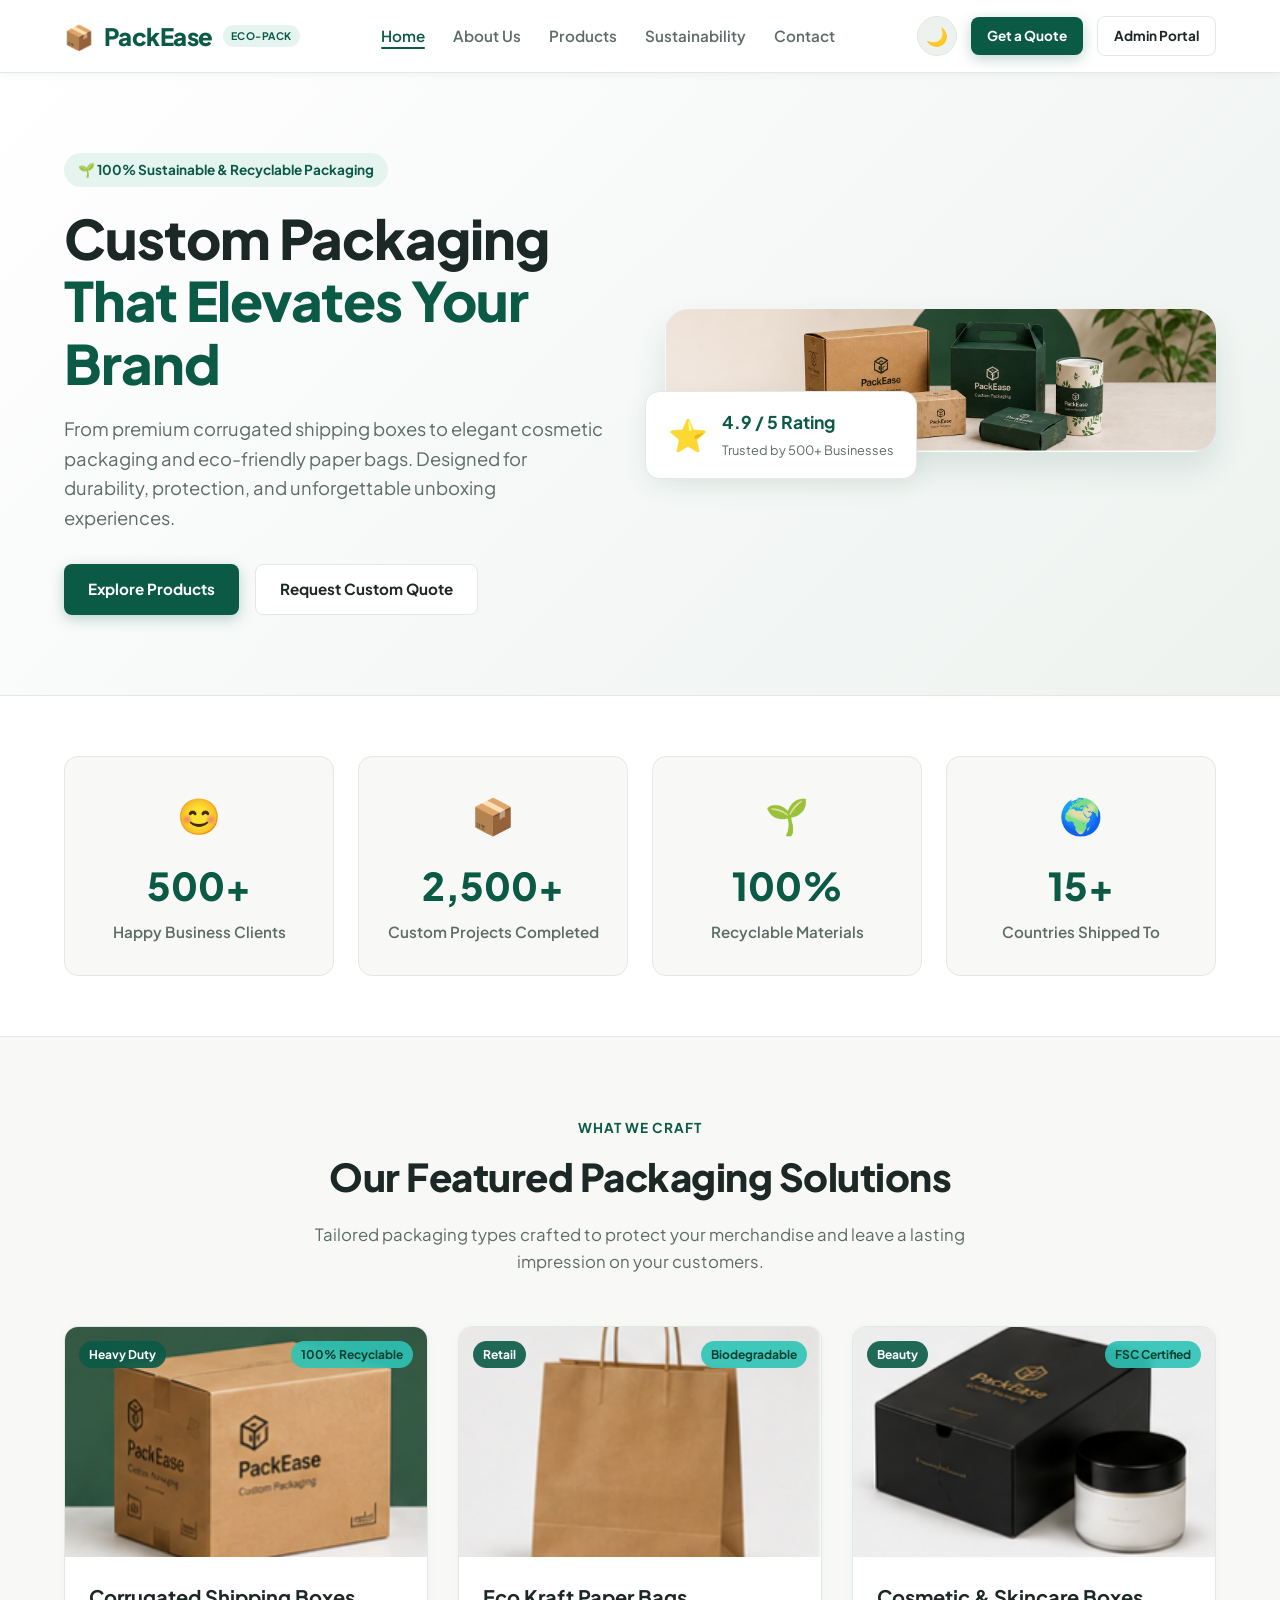
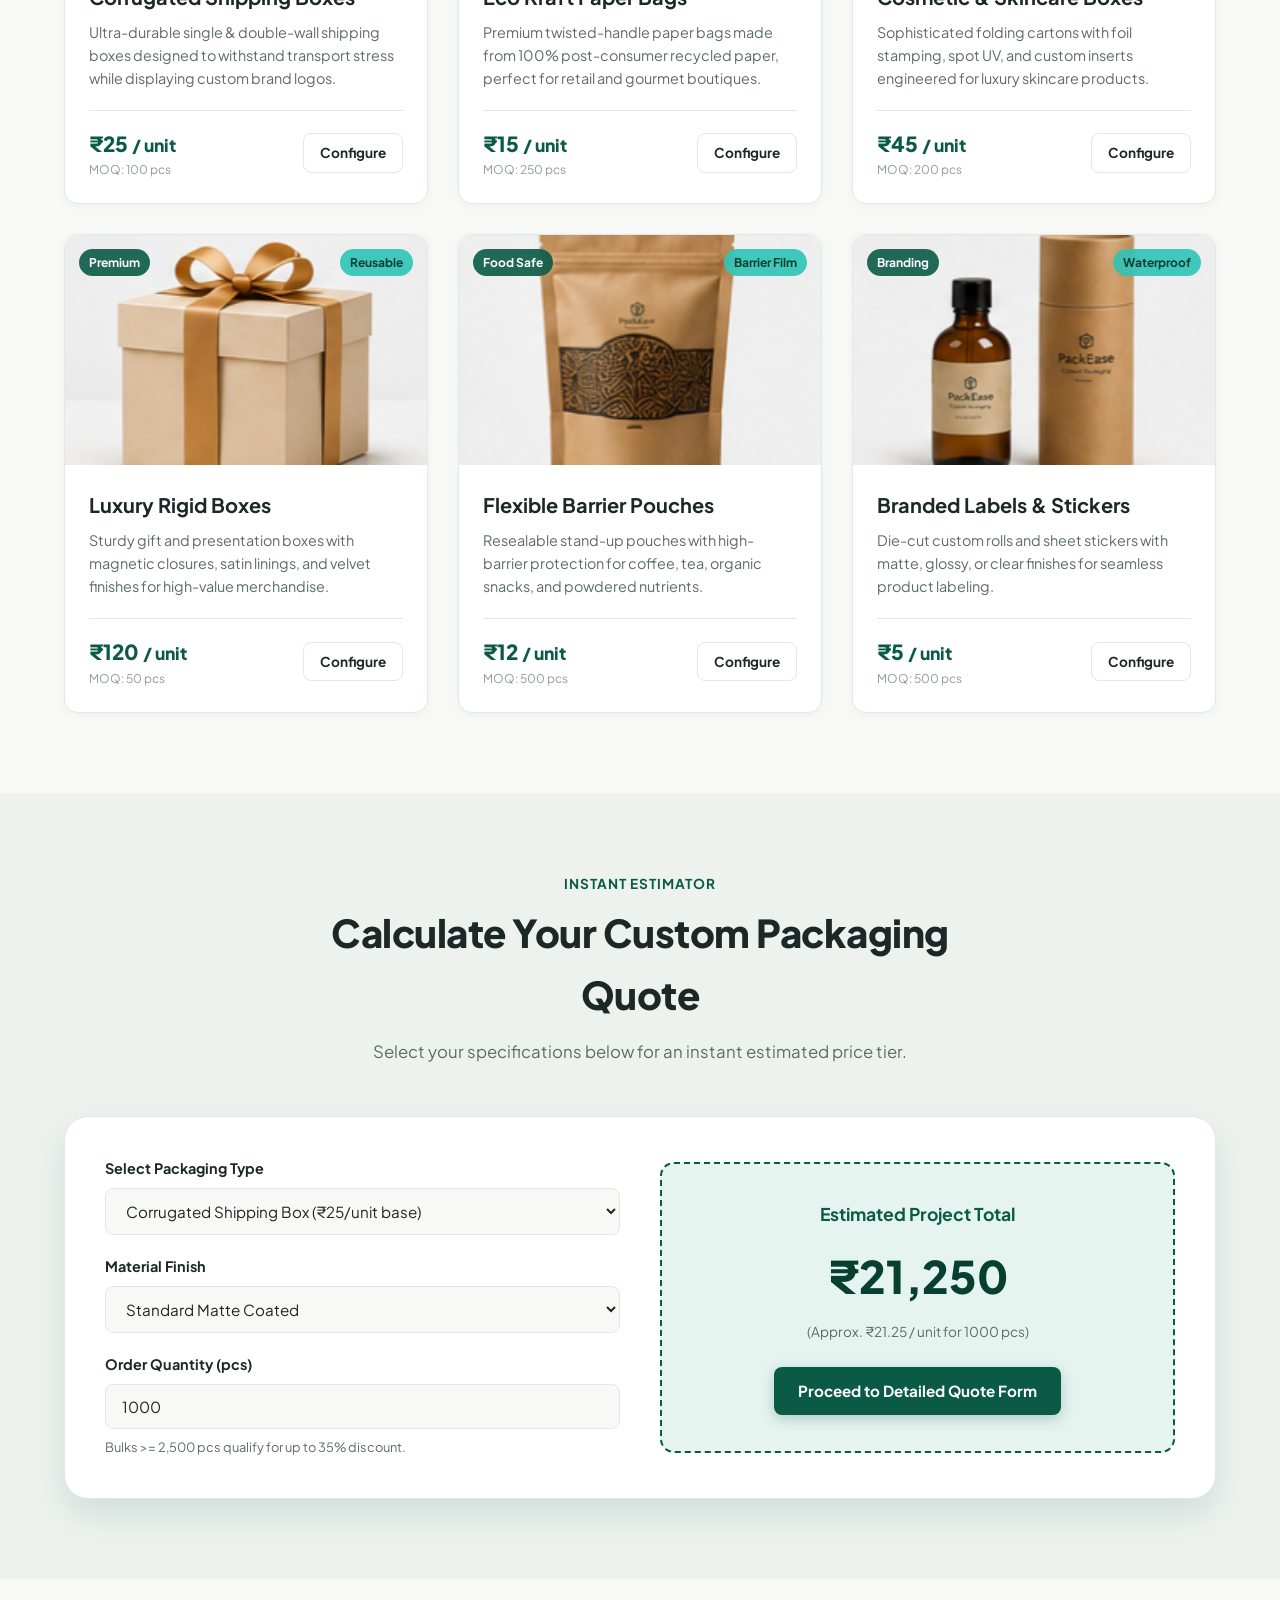
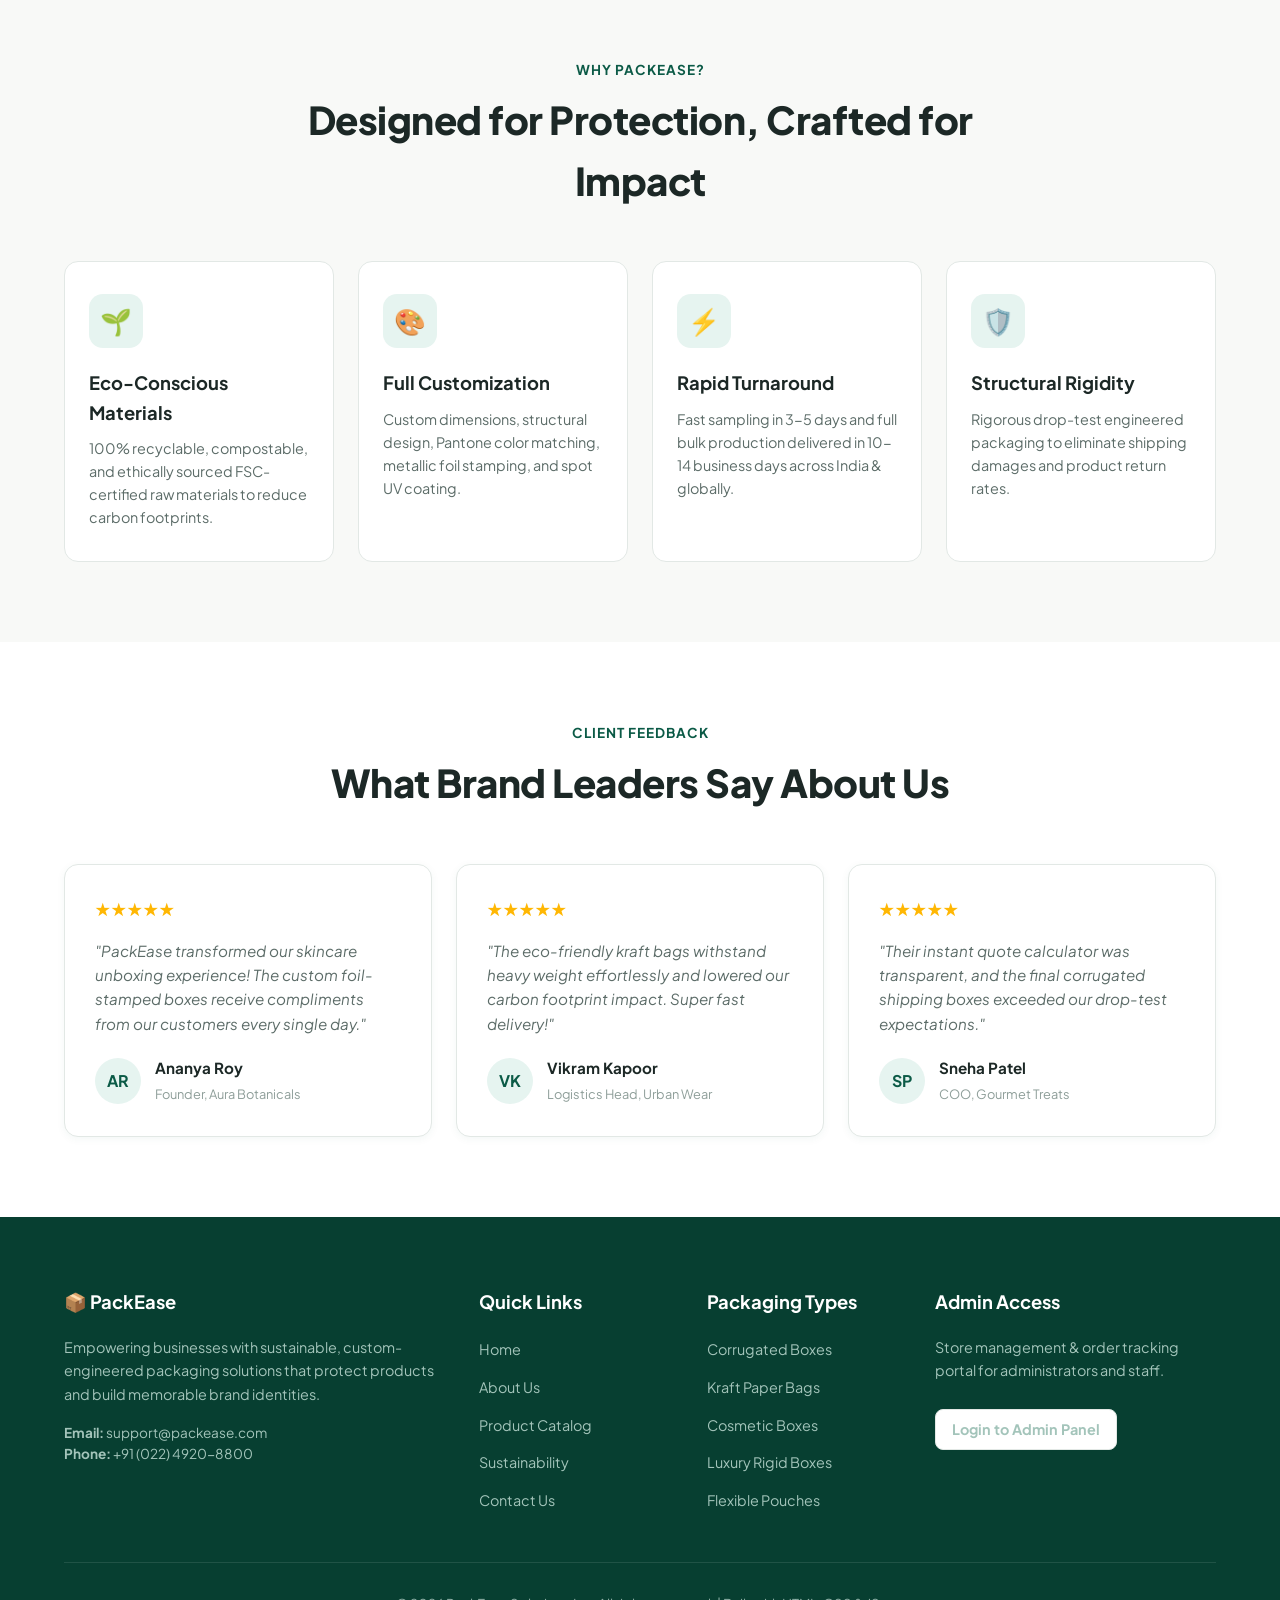
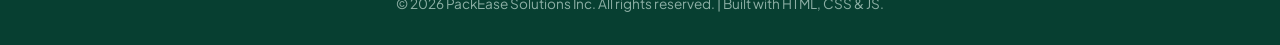
<file: index.html>
﻿
<!DOCTYPE html>
<html lang="en">
<head>
  <meta charset="UTF-8">
  <meta name="viewport" content="width=device-width, initial-scale=1.0">
  <title>PackEase - Custom Packaging Solutions for Modern Brands</title>
  <meta name="description" content="High-quality, eco-friendly custom packaging solutions tailored to elevate your brand and protect your products.">
  <link rel="stylesheet" href="style.css">
</head>
<body>

  <!-- Header -->
  <header class="header">
    <a href="index.html" class="logo">
      <span>📦</span> PackEase <span class="badge">Eco-Pack</span>
    </a>
    <nav>
      <ul>
        <li><a href="index.html" class="active">Home</a></li>
        <li><a href="about.html">About Us</a></li>
        <li><a href="products.html">Products</a></li>
        <li><a href="sustainability.html">Sustainability</a></li>
        <li><a href="contact.html">Contact</a></li>
      </ul>
    </nav>
    <div class="nav-actions">
      <button id="themeBtn" aria-label="Toggle Theme">🌙</button>
      <a href="contact.html" class="btn btn-primary btn-sm">Get a Quote</a>
      <a href="login.html" class="btn btn-secondary btn-sm">Admin Portal</a>
    </div>
  </header>

  <!-- Hero Section -->
  <section class="hero">
    <div class="hero-content">
      <div class="hero-tag">🌱 100% Sustainable & Recyclable Packaging</div>
      <h1>Custom Packaging <span>That Elevates Your Brand</span></h1>
      <p>From premium corrugated shipping boxes to elegant cosmetic packaging and eco-friendly paper bags. Designed for durability, protection, and unforgettable unboxing experiences.</p>
      <div class="hero-buttons">
        <a href="products.html" class="btn btn-primary">Explore Products</a>
        <a href="contact.html" class="btn btn-secondary">Request Custom Quote</a>
      </div>
    </div>
    <div class="hero-image">
      <img src="hero.png" alt="Custom Eco-Friendly Packaging Boxes">
      <div class="floating-badge">
        <div class="icon">⭐</div>
        <div class="text">
          <strong>4.9 / 5 Rating</strong>
          <span>Trusted by 500+ Businesses</span>
        </div>
      </div>
    </div>
  </section>

  <!-- Stats Counter Bar -->
  <section class="stats-section">
    <div class="stats-grid">
      <div class="stat-card">
        <div class="stat-icon">😊</div>
        <h2>500+</h2>
        <p>Happy Business Clients</p>
      </div>
      <div class="stat-card">
        <div class="stat-icon">📦</div>
        <h2>2,500+</h2>
        <p>Custom Projects Completed</p>
      </div>
      <div class="stat-card">
        <div class="stat-icon">🌱</div>
        <h2>100%</h2>
        <p>Recyclable Materials</p>
      </div>
      <div class="stat-card">
        <div class="stat-icon">🌍</div>
        <h2>15+</h2>
        <p>Countries Shipped To</p>
      </div>
    </div>
  </section>

  <!-- Packaging Solutions Categories -->
  <section class="section">
    <div class="section-header">
      <span class="section-subtitle">What We Craft</span>
      <h2>Our Featured Packaging Solutions</h2>
      <p>Tailored packaging types crafted to protect your merchandise and leave a lasting impression on your customers.</p>
    </div>

    <div class="grid-3">
      <!-- Card 1 -->
      <div class="product-card">
        <div class="product-thumb">
          <img src="corrugated.png" alt="Corrugated Shipping Boxes">
          <span class="tag-badge">Heavy Duty</span>
          <span class="eco-badge">100% Recyclable</span>
        </div>
        <div class="product-info">
          <h3>Corrugated Shipping Boxes</h3>
          <p>Ultra-durable single & double-wall shipping boxes designed to withstand transport stress while displaying custom brand logos.</p>
          <div class="product-meta">
            <div class="product-price">
              <span class="price-val">₹25 <small>/ unit</small></span>
              <span class="moq-label">MOQ: 100 pcs</span>
            </div>
            <a href="product-detail.html?type=corrugated" class="btn btn-secondary btn-sm">Configure</a>
          </div>
        </div>
      </div>

      <!-- Card 2 -->
      <div class="product-card">
        <div class="product-thumb">
          <img src="paperbag.png" alt="Kraft Paper Bags">
          <span class="tag-badge">Retail</span>
          <span class="eco-badge">Biodegradable</span>
        </div>
        <div class="product-info">
          <h3>Eco Kraft Paper Bags</h3>
          <p>Premium twisted-handle paper bags made from 100% post-consumer recycled paper, perfect for retail and gourmet boutiques.</p>
          <div class="product-meta">
            <div class="product-price">
              <span class="price-val">₹15 <small>/ unit</small></span>
              <span class="moq-label">MOQ: 250 pcs</span>
            </div>
            <a href="product-detail.html?type=paperbag" class="btn btn-secondary btn-sm">Configure</a>
          </div>
        </div>
      </div>

      <!-- Card 3 -->
      <div class="product-card">
        <div class="product-thumb">
          <img src="cosmetic.png" alt="Cosmetic Packaging">
          <span class="tag-badge">Beauty</span>
          <span class="eco-badge">FSC Certified</span>
        </div>
        <div class="product-info">
          <h3>Cosmetic & Skincare Boxes</h3>
          <p>Sophisticated folding cartons with foil stamping, spot UV, and custom inserts engineered for luxury skincare products.</p>
          <div class="product-meta">
            <div class="product-price">
              <span class="price-val">₹45 <small>/ unit</small></span>
              <span class="moq-label">MOQ: 200 pcs</span>
            </div>
            <a href="product-detail.html?type=cosmetic" class="btn btn-secondary btn-sm">Configure</a>
          </div>
        </div>
      </div>

      <!-- Card 4 -->
      <div class="product-card">
        <div class="product-thumb">
          <img src="rigid.png" alt="Luxury Rigid Box">
          <span class="tag-badge">Premium</span>
          <span class="eco-badge">Reusable</span>
        </div>
        <div class="product-info">
          <h3>Luxury Rigid Boxes</h3>
          <p>Sturdy gift and presentation boxes with magnetic closures, satin linings, and velvet finishes for high-value merchandise.</p>
          <div class="product-meta">
            <div class="product-price">
              <span class="price-val">₹120 <small>/ unit</small></span>
              <span class="moq-label">MOQ: 50 pcs</span>
            </div>
            <a href="product-detail.html?type=rigid" class="btn btn-secondary btn-sm">Configure</a>
          </div>
        </div>
      </div>

      <!-- Card 5 -->
      <div class="product-card">
        <div class="product-thumb">
          <img src="flexible.png" alt="Flexible Pouches">
          <span class="tag-badge">Food Safe</span>
          <span class="eco-badge">Barrier Film</span>
        </div>
        <div class="product-info">
          <h3>Flexible Barrier Pouches</h3>
          <p>Resealable stand-up pouches with high-barrier protection for coffee, tea, organic snacks, and powdered nutrients.</p>
          <div class="product-meta">
            <div class="product-price">
              <span class="price-val">₹12 <small>/ unit</small></span>
              <span class="moq-label">MOQ: 500 pcs</span>
            </div>
            <a href="product-detail.html?type=flexible" class="btn btn-secondary btn-sm">Configure</a>
          </div>
        </div>
      </div>

      <!-- Card 6 -->
      <div class="product-card">
        <div class="product-thumb">
          <img src="labels.png" alt="Custom Stickers">
          <span class="tag-badge">Branding</span>
          <span class="eco-badge">Waterproof</span>
        </div>
        <div class="product-info">
          <h3>Branded Labels & Stickers</h3>
          <p>Die-cut custom rolls and sheet stickers with matte, glossy, or clear finishes for seamless product labeling.</p>
          <div class="product-meta">
            <div class="product-price">
              <span class="price-val">₹5 <small>/ unit</small></span>
              <span class="moq-label">MOQ: 500 pcs</span>
            </div>
            <a href="product-detail.html?type=labels" class="btn btn-secondary btn-sm">Configure</a>
          </div>
        </div>
      </div>
    </div>
  </section>

  <!-- Interactive Quick Quote Calculator Widget -->
  <section class="section" style="background: var(--bg-subtle);">
    <div class="section-header">
      <span class="section-subtitle">Instant Estimator</span>
      <h2>Calculate Your Custom Packaging Quote</h2>
      <p>Select your specifications below for an instant estimated price tier.</p>
    </div>

    <div class="quote-widget">
      <div class="widget-controls">
        <div class="form-group">
          <label for="calcBoxType">Select Packaging Type</label>
          <select id="calcBoxType">
            <option value="corrugated">Corrugated Shipping Box (₹25/unit base)</option>
            <option value="paperbag">Eco Kraft Paper Bag (₹15/unit base)</option>
            <option value="cosmetic">Cosmetic Folding Box (₹80/unit base)</option>
            <option value="rigid">Luxury Rigid Box (₹120/unit base)</option>
            <option value="flexible">Flexible Stand-up Pouch (₹10/unit base)</option>
            <option value="labels">Custom Roll Labels (₹5/unit base)</option>
          </select>
        </div>

        <div class="form-group">
          <label for="calcMaterial">Material Finish</label>
          <select id="calcMaterial">
            <option value="standard">Standard Matte Coated</option>
            <option value="kraft">Unbleached Eco Kraft (+10%)</option>
            <option value="recycled">100% Post-Consumer Recycled (+25%)</option>
            <option value="luxury">Soft-touch Velvet with Gold Foil (+50%)</option>
          </select>
        </div>

        <div class="form-group">
          <label for="calcQuantity">Order Quantity (pcs)</label>
          <input type="number" id="calcQuantity" value="1000" min="50" step="50">
          <span style="font-size: 0.8rem; color: var(--text-muted);">Bulks >= 2,500 pcs qualify for up to 35% discount.</span>
        </div>
      </div>

      <div class="estimate-box">
        <h4>Estimated Project Total</h4>
        <div class="estimate-amount" id="estimateTotal">₹18,750</div>
        <p class="estimate-breakdown" id="estimateUnitPrice">(Approx. ₹18.75 / unit for 1,000 pcs)</p>
        <a href="contact.html" class="btn btn-primary">Proceed to Detailed Quote Form</a>
      </div>
    </div>
  </section>

  <!-- Why Choose Us Features -->
  <section class="section">
    <div class="section-header">
      <span class="section-subtitle">Why PackEase?</span>
      <h2>Designed for Protection, Crafted for Impact</h2>
    </div>

    <div class="features-grid">
      <div class="feature-box">
        <div class="feature-icon">🌱</div>
        <h3>Eco-Conscious Materials</h3>
        <p>100% recyclable, compostable, and ethically sourced FSC-certified raw materials to reduce carbon footprints.</p>
      </div>

      <div class="feature-box">
        <div class="feature-icon">🎨</div>
        <h3>Full Customization</h3>
        <p>Custom dimensions, structural design, Pantone color matching, metallic foil stamping, and spot UV coating.</p>
      </div>

      <div class="feature-box">
        <div class="feature-icon">⚡</div>
        <h3>Rapid Turnaround</h3>
        <p>Fast sampling in 3-5 days and full bulk production delivered in 10-14 business days across India & globally.</p>
      </div>

      <div class="feature-box">
        <div class="feature-icon">🛡️</div>
        <h3>Structural Rigidity</h3>
        <p>Rigorous drop-test engineered packaging to eliminate shipping damages and product return rates.</p>
      </div>
    </div>
  </section>

  <!-- Client Testimonials -->
  <section class="section" style="background: var(--bg-surface);">
    <div class="section-header">
      <span class="section-subtitle">Client Feedback</span>
      <h2>What Brand Leaders Say About Us</h2>
    </div>

    <div class="testimonials-grid">
      <div class="testimonial-card">
        <div class="stars">★★★★★</div>
        <p>"PackEase transformed our skincare unboxing experience! The custom foil-stamped boxes receive compliments from our customers every single day."</p>
        <div class="client-profile">
          <div class="client-avatar">AR</div>
          <div class="client-info">
            <strong>Ananya Roy</strong>
            <span>Founder, Aura Botanicals</span>
          </div>
        </div>
      </div>

      <div class="testimonial-card">
        <div class="stars">★★★★★</div>
        <p>"The eco-friendly kraft bags withstand heavy weight effortlessly and lowered our carbon footprint impact. Super fast delivery!"</p>
        <div class="client-profile">
          <div class="client-avatar">VK</div>
          <div class="client-info">
            <strong>Vikram Kapoor</strong>
            <span>Logistics Head, Urban Wear</span>
          </div>
        </div>
      </div>

      <div class="testimonial-card">
        <div class="stars">★★★★★</div>
        <p>"Their instant quote calculator was transparent, and the final corrugated shipping boxes exceeded our drop-test expectations."</p>
        <div class="client-profile">
          <div class="client-avatar">SP</div>
          <div class="client-info">
            <strong>Sneha Patel</strong>
            <span>COO, Gourmet Treats</span>
          </div>
        </div>
      </div>
    </div>
  </section>

  <!-- Footer -->
  <footer>
    <div class="footer-grid">
      <div class="footer-col">
        <h3>📦 PackEase</h3>
        <p>Empowering businesses with sustainable, custom-engineered packaging solutions that protect products and build memorable brand identities.</p>
        <p style="font-size: 0.85rem;"><strong>Email:</strong> support@packease.com<br><strong>Phone:</strong> +91 (022) 4920-8800</p>
      </div>
      <div class="footer-col">
        <h3>Quick Links</h3>
        <ul>
          <li><a href="index.html">Home</a></li>
          <li><a href="about.html">About Us</a></li>
          <li><a href="products.html">Product Catalog</a></li>
          <li><a href="sustainability.html">Sustainability</a></li>
          <li><a href="contact.html">Contact Us</a></li>
        </ul>
      </div>
      <div class="footer-col">
        <h3>Packaging Types</h3>
        <ul>
          <li><a href="products.html">Corrugated Boxes</a></li>
          <li><a href="products.html">Kraft Paper Bags</a></li>
          <li><a href="products.html">Cosmetic Boxes</a></li>
          <li><a href="products.html">Luxury Rigid Boxes</a></li>
          <li><a href="products.html">Flexible Pouches</a></li>
        </ul>
      </div>
      <div class="footer-col">
        <h3>Admin Access</h3>
        <p>Store management & order tracking portal for administrators and staff.</p>
        <a href="login.html" class="btn btn-secondary btn-sm" style="margin-top: 10px;">Login to Admin Panel</a>
      </div>
    </div>
    <div class="footer-bottom">
      <p>© 2026 PackEase Solutions Inc. All rights reserved. | Built with HTML, CSS & JS.</p>
    </div>
  </footer>

  <script src="main.js"></script>
</body>
</html>
</file>
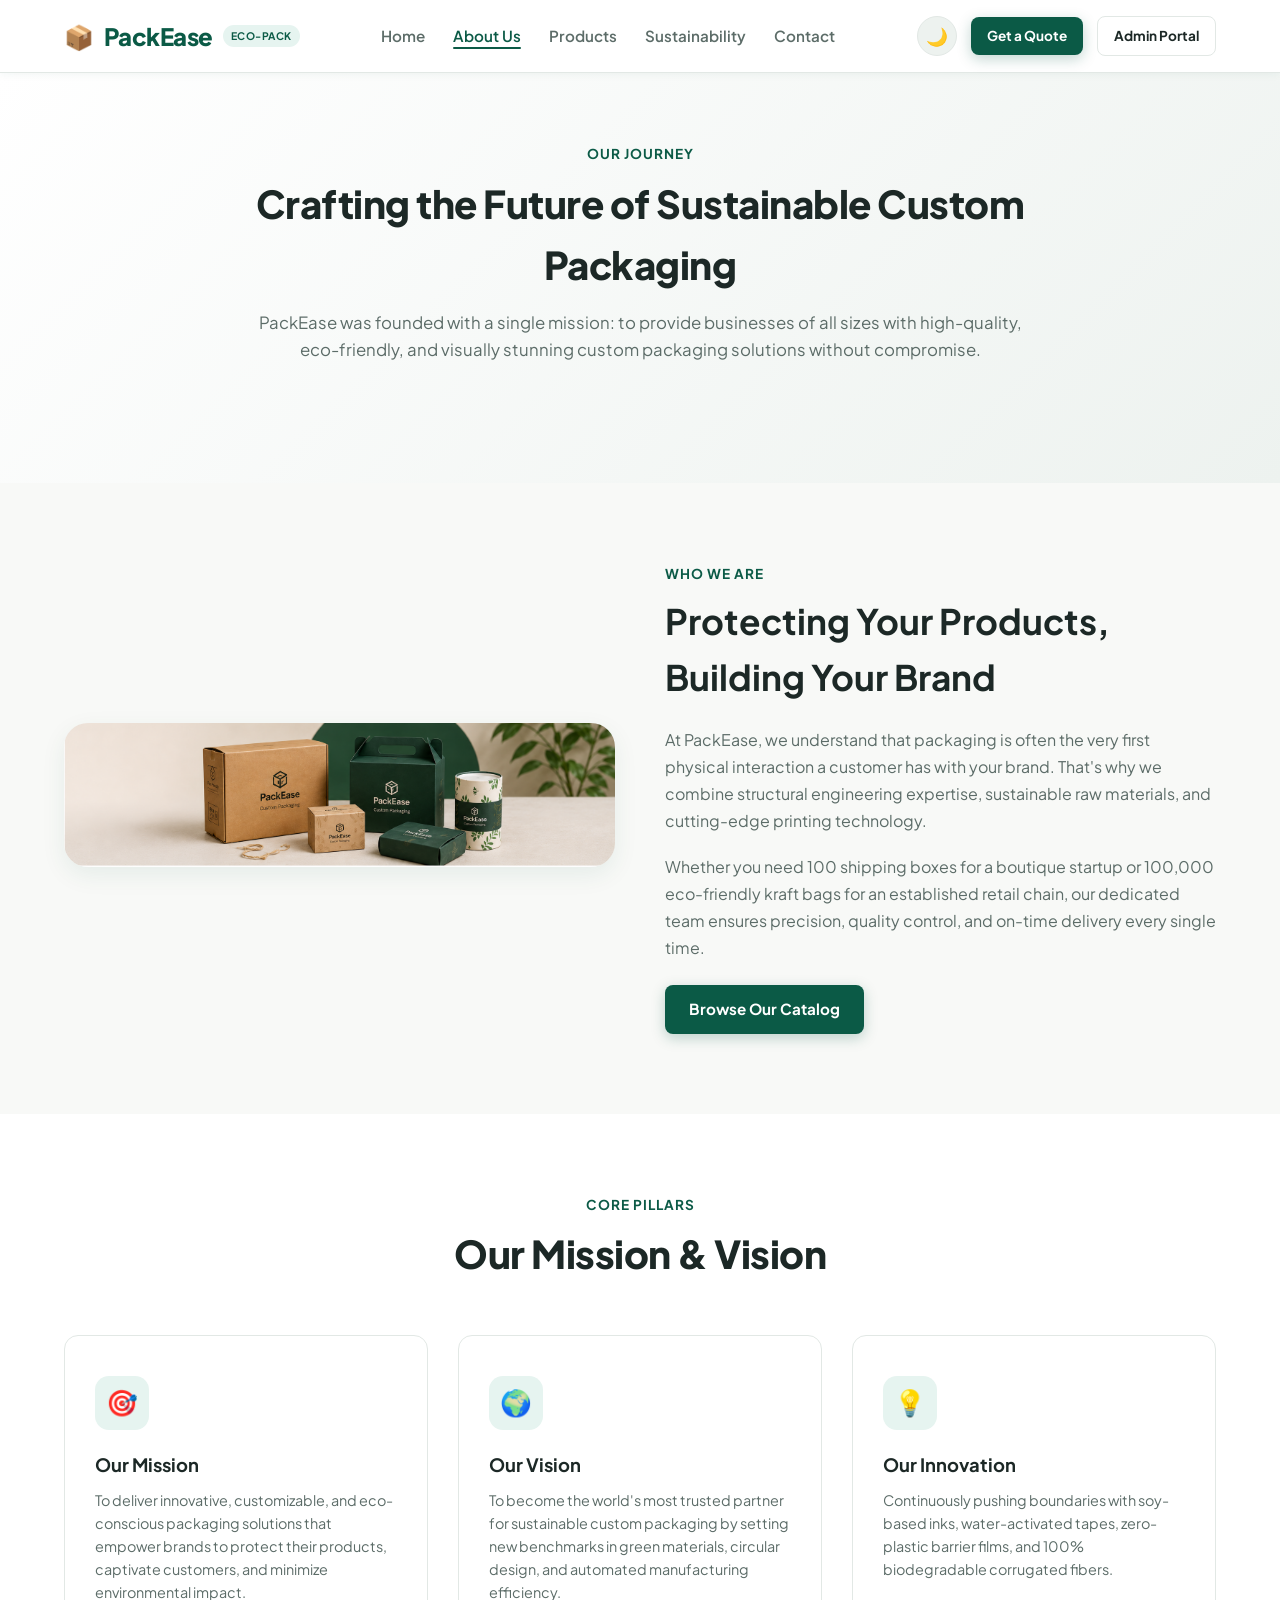
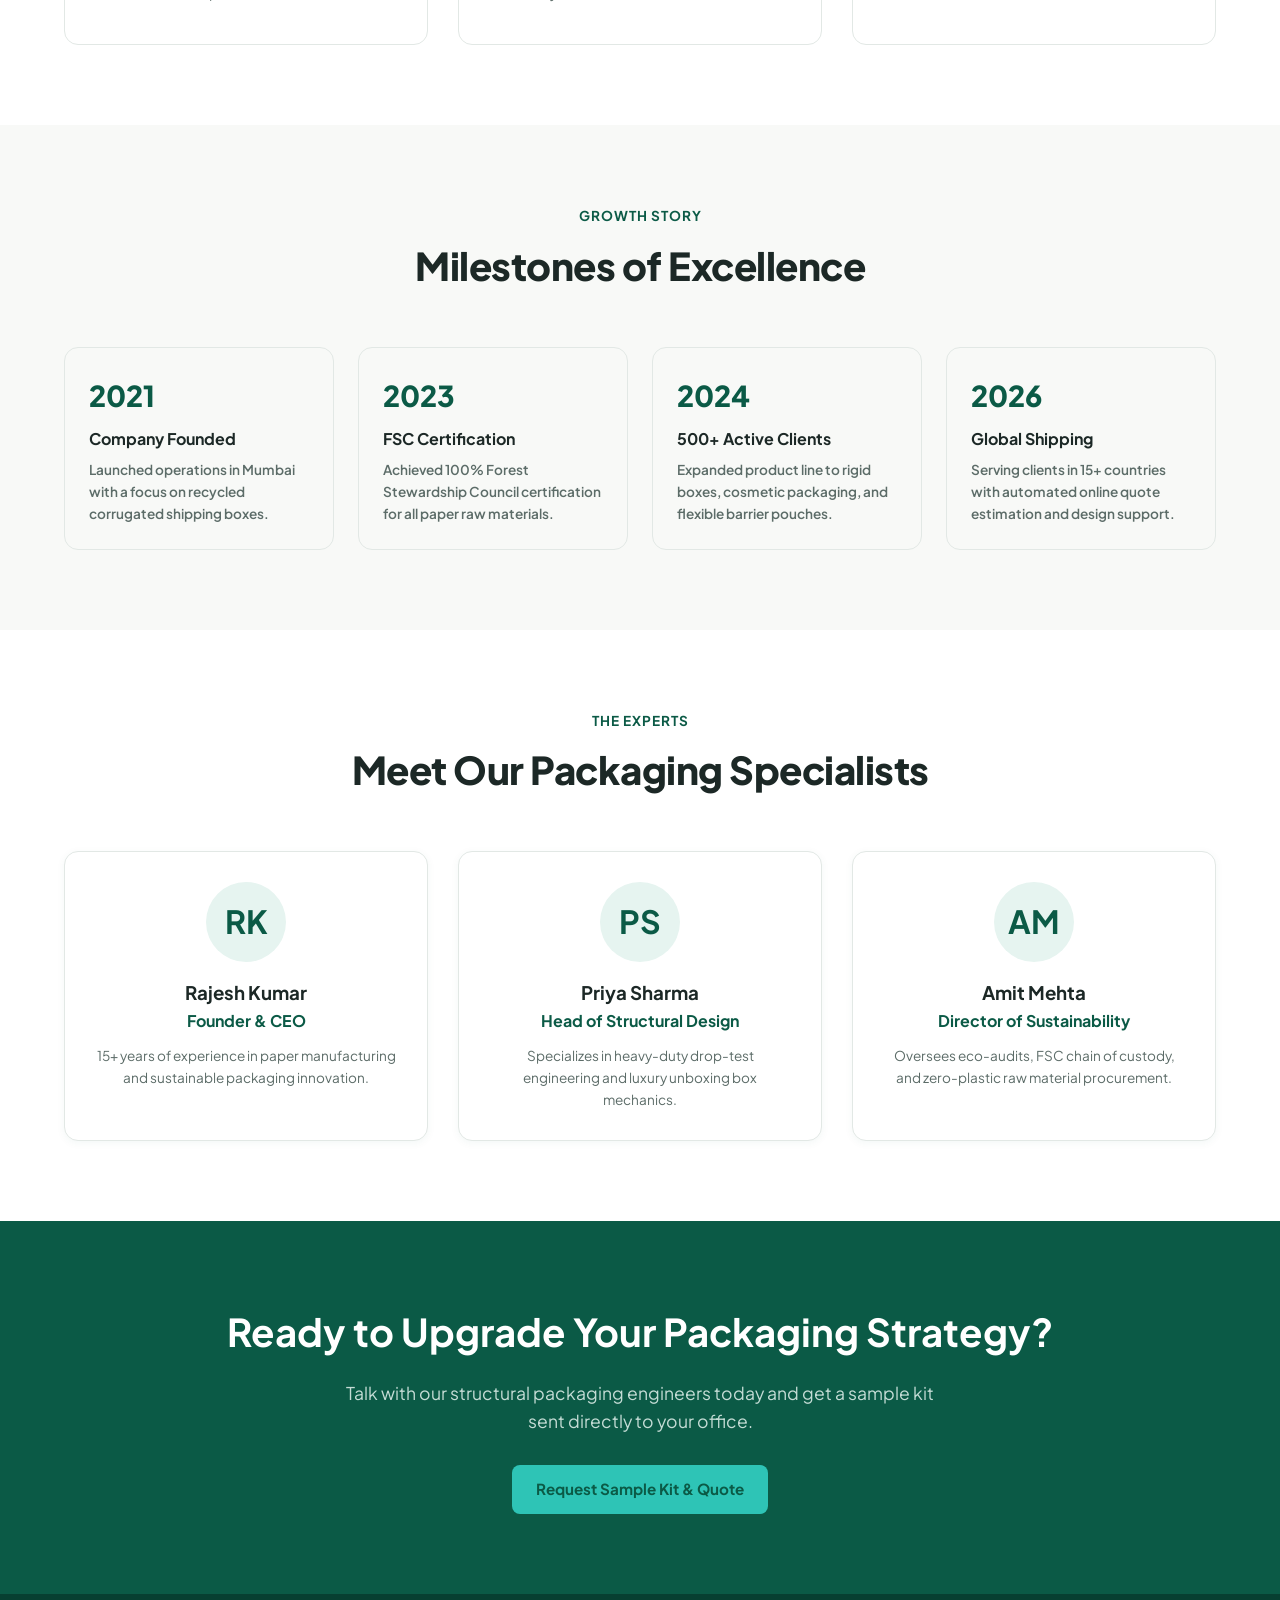
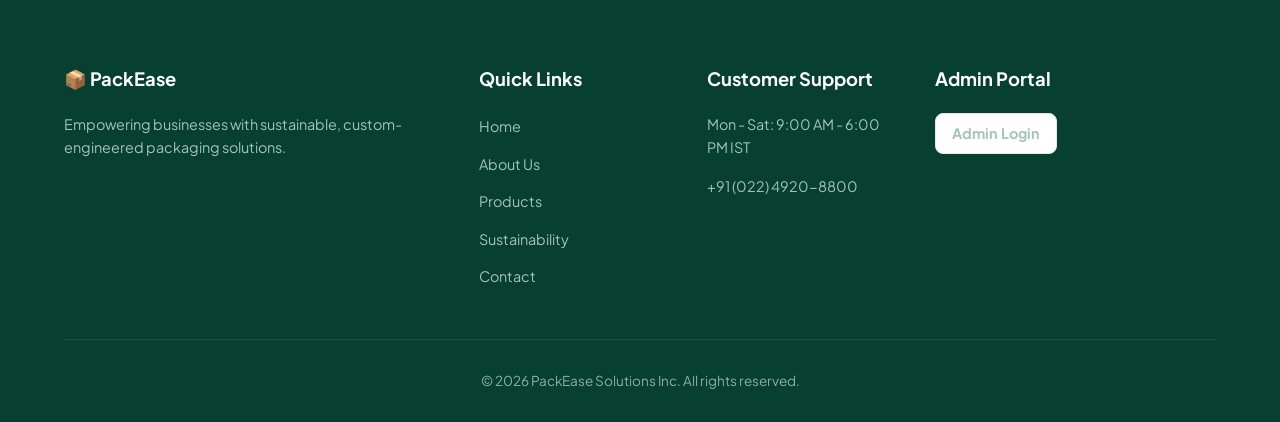
<file: about.html>
﻿<!DOCTYPE html>
<html lang="en">
<head>
  <meta charset="UTF-8">
  <meta name="viewport" content="width=device-width, initial-scale=1.0">
  <title>About Us - PackEase</title>
  <meta name="description" content="Learn about PackEase's mission, values, company history, and team dedicated to sustainable custom packaging.">
  <link rel="stylesheet" href="style.css">
</head>
<body>

  <!-- Header -->
  <header class="header">
    <a href="index.html" class="logo">
      <span>📦</span> PackEase <span class="badge">Eco-Pack</span>
    </a>
    <nav>
      <ul>
        <li><a href="index.html">Home</a></li>
        <li><a href="about.html" class="active">About Us</a></li>
        <li><a href="products.html">Products</a></li>
        <li><a href="sustainability.html">Sustainability</a></li>
        <li><a href="contact.html">Contact</a></li>
      </ul>
    </nav>
    <div class="nav-actions">
      <button id="themeBtn" aria-label="Toggle Theme">🌙</button>
      <a href="contact.html" class="btn btn-primary btn-sm">Get a Quote</a>
      <a href="login.html" class="btn btn-secondary btn-sm">Admin Portal</a>
    </div>
  </header>

  <!-- Hero Content Section -->
  <section class="section" style="background: linear-gradient(135deg, var(--bg-surface) 0%, var(--bg-subtle) 100%); padding: 70px 5%;">
    <div class="section-header" style="max-width: 800px;">
      <span class="section-subtitle">Our Journey</span>
      <h2>Crafting the Future of Sustainable Custom Packaging</h2>
      <p>PackEase was founded with a single mission: to provide businesses of all sizes with high-quality, eco-friendly, and visually stunning custom packaging solutions without compromise.</p>
    </div>
  </section>

  <!-- Company Overview Grid -->
  <section class="section">
    <div class="grid-3" style="grid-template-columns: 1fr 1fr; align-items: center; gap: 50px;">
      <div>
        <img src="hero.png" alt="PackEase Headquarters" style="width: 100%; border-radius: var(--radius-lg); box-shadow: var(--shadow-md);">
      </div>
      <div style="text-align: left;">
        <span class="section-subtitle">Who We Are</span>
        <h2 style="font-size: 2.2rem; margin-bottom: 20px;">Protecting Your Products, Building Your Brand</h2>
        <p style="color: var(--text-muted); margin-bottom: 18px; line-height: 1.7;">
          At PackEase, we understand that packaging is often the very first physical interaction a customer has with your brand. That's why we combine structural engineering expertise, sustainable raw materials, and cutting-edge printing technology.
        </p>
        <p style="color: var(--text-muted); margin-bottom: 24px; line-height: 1.7;">
          Whether you need 100 shipping boxes for a boutique startup or 100,000 eco-friendly kraft bags for an established retail chain, our dedicated team ensures precision, quality control, and on-time delivery every single time.
        </p>
        <a href="products.html" class="btn btn-primary">Browse Our Catalog</a>
      </div>
    </div>
  </section>

  <!-- Mission & Vision Cards -->
  <section class="section" style="background: var(--bg-surface);">
    <div class="section-header">
      <span class="section-subtitle">Core Pillars</span>
      <h2>Our Mission & Vision</h2>
    </div>

    <div class="grid-3">
      <div class="feature-box" style="padding: 40px 30px;">
        <div class="feature-icon">🎯</div>
        <h3>Our Mission</h3>
        <p>To deliver innovative, customizable, and eco-conscious packaging solutions that empower brands to protect their products, captivate customers, and minimize environmental impact.</p>
      </div>

      <div class="feature-box" style="padding: 40px 30px;">
        <div class="feature-icon">🌍</div>
        <h3>Our Vision</h3>
        <p>To become the world's most trusted partner for sustainable custom packaging by setting new benchmarks in green materials, circular design, and automated manufacturing efficiency.</p>
      </div>

      <div class="feature-box" style="padding: 40px 30px;">
        <div class="feature-icon">💡</div>
        <h3>Our Innovation</h3>
        <p>Continuously pushing boundaries with soy-based inks, water-activated tapes, zero-plastic barrier films, and 100% biodegradable corrugated fibers.</p>
      </div>
    </div>
  </section>

  <!-- Timeline / Milestones -->
  <section class="section">
    <div class="section-header">
      <span class="section-subtitle">Growth Story</span>
      <h2>Milestones of Excellence</h2>
    </div>

    <div class="features-grid" style="grid-template-columns: repeat(auto-fit, minmax(220px, 1fr));">
      <div class="stat-card" style="text-align: left; padding: 24px;">
        <div style="color: var(--primary); font-size: 1.8rem; font-weight: 800; margin-bottom: 8px;">2021</div>
        <h4 style="margin-bottom: 8px;">Company Founded</h4>
        <p style="font-size: 0.85rem; color: var(--text-muted);">Launched operations in Mumbai with a focus on recycled corrugated shipping boxes.</p>
      </div>

      <div class="stat-card" style="text-align: left; padding: 24px;">
        <div style="color: var(--primary); font-size: 1.8rem; font-weight: 800; margin-bottom: 8px;">2023</div>
        <h4 style="margin-bottom: 8px;">FSC Certification</h4>
        <p style="font-size: 0.85rem; color: var(--text-muted);">Achieved 100% Forest Stewardship Council certification for all paper raw materials.</p>
      </div>

      <div class="stat-card" style="text-align: left; padding: 24px;">
        <div style="color: var(--primary); font-size: 1.8rem; font-weight: 800; margin-bottom: 8px;">2024</div>
        <h4 style="margin-bottom: 8px;">500+ Active Clients</h4>
        <p style="font-size: 0.85rem; color: var(--text-muted);">Expanded product line to rigid boxes, cosmetic packaging, and flexible barrier pouches.</p>
      </div>

      <div class="stat-card" style="text-align: left; padding: 24px;">
        <div style="color: var(--primary); font-size: 1.8rem; font-weight: 800; margin-bottom: 8px;">2026</div>
        <h4 style="margin-bottom: 8px;">Global Shipping</h4>
        <p style="font-size: 0.85rem; color: var(--text-muted);">Serving clients in 15+ countries with automated online quote estimation and design support.</p>
      </div>
    </div>
  </section>

  <!-- Leadership Team -->
  <section class="section" style="background: var(--bg-surface);">
    <div class="section-header">
      <span class="section-subtitle">The Experts</span>
      <h2>Meet Our Packaging Specialists</h2>
    </div>

    <div class="grid-3">
      <div class="product-card" style="text-align: center; padding: 30px;">
        <div class="client-avatar" style="width: 80px; height: 80px; font-size: 2rem; margin: 0 auto 16px auto;">RK</div>
        <h3>Rajesh Kumar</h3>
        <p style="color: var(--primary); font-weight: 700; margin-bottom: 12px;">Founder & CEO</p>
        <p style="font-size: 0.85rem; color: var(--text-muted);">15+ years of experience in paper manufacturing and sustainable packaging innovation.</p>
      </div>

      <div class="product-card" style="text-align: center; padding: 30px;">
        <div class="client-avatar" style="width: 80px; height: 80px; font-size: 2rem; margin: 0 auto 16px auto;">PS</div>
        <h3>Priya Sharma</h3>
        <p style="color: var(--primary); font-weight: 700; margin-bottom: 12px;">Head of Structural Design</p>
        <p style="font-size: 0.85rem; color: var(--text-muted);">Specializes in heavy-duty drop-test engineering and luxury unboxing box mechanics.</p>
      </div>

      <div class="product-card" style="text-align: center; padding: 30px;">
        <div class="client-avatar" style="width: 80px; height: 80px; font-size: 2rem; margin: 0 auto 16px auto;">AM</div>
        <h3>Amit Mehta</h3>
        <p style="color: var(--primary); font-weight: 700; margin-bottom: 12px;">Director of Sustainability</p>
        <p style="font-size: 0.85rem; color: var(--text-muted);">Oversees eco-audits, FSC chain of custody, and zero-plastic raw material procurement.</p>
      </div>
    </div>
  </section>

  <!-- CTA Banner -->
  <section class="section" style="background: var(--primary); color: white; text-align: center;">
    <h2 style="color: white; font-size: 2.4rem; margin-bottom: 16px;">Ready to Upgrade Your Packaging Strategy?</h2>
    <p style="color: #c4dcd5; max-width: 600px; margin: 0 auto 30px auto; font-size: 1.1rem;">Talk with our structural packaging engineers today and get a sample kit sent directly to your office.</p>
    <a href="contact.html" class="btn btn-accent">Request Sample Kit & Quote</a>
  </section>

  <!-- Footer -->
  <footer>
    <div class="footer-grid">
      <div class="footer-col">
        <h3>📦 PackEase</h3>
        <p>Empowering businesses with sustainable, custom-engineered packaging solutions.</p>
      </div>
      <div class="footer-col">
        <h3>Quick Links</h3>
        <ul>
          <li><a href="index.html">Home</a></li>
          <li><a href="about.html">About Us</a></li>
          <li><a href="products.html">Products</a></li>
          <li><a href="sustainability.html">Sustainability</a></li>
          <li><a href="contact.html">Contact</a></li>
        </ul>
      </div>
      <div class="footer-col">
        <h3>Customer Support</h3>
        <p>Mon - Sat: 9:00 AM - 6:00 PM IST</p>
        <p>+91 (022) 4920-8800</p>
      </div>
      <div class="footer-col">
        <h3>Admin Portal</h3>
        <a href="login.html" class="btn btn-secondary btn-sm">Admin Login</a>
      </div>
    </div>
    <div class="footer-bottom">
      <p>© 2026 PackEase Solutions Inc. All rights reserved.</p>
    </div>
  </footer>

  <script src="main.js"></script>
</body>
</html>
</file>
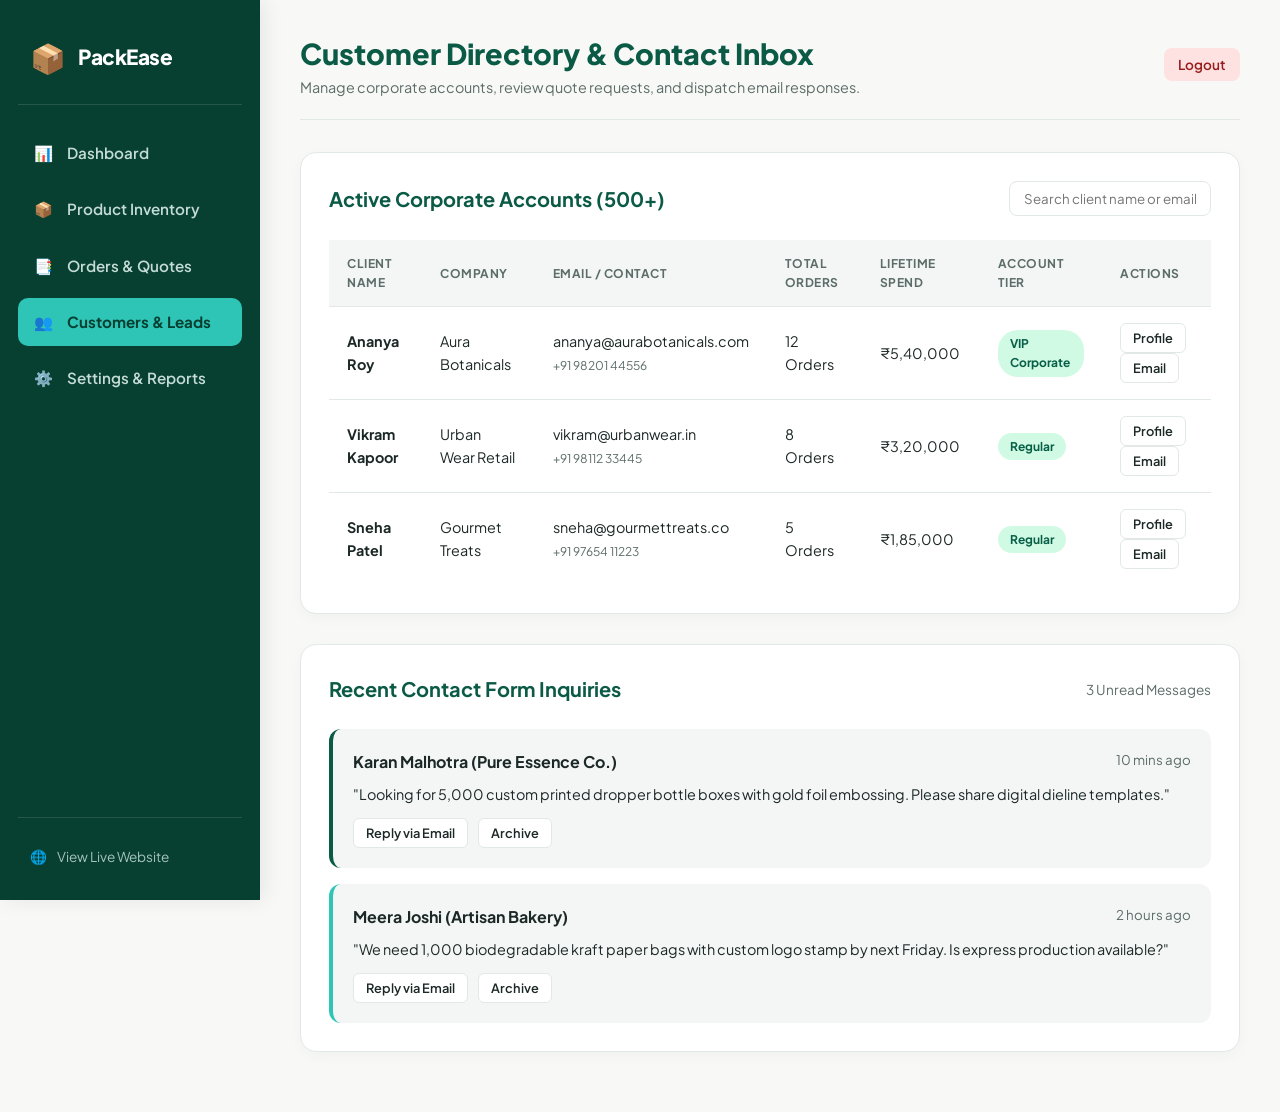
<file: admin-customers.html>
﻿<!DOCTYPE html>
<html lang="en">
<head>
  <meta charset="UTF-8">
  <meta name="viewport" content="width=device-width, initial-scale=1.0">
  <title>Customer Directory & Leads - PackEase Admin</title>
  <link rel="stylesheet" href="admin.css">
  <link rel="stylesheet" href="style.css">
</head>
<body>

  <div class="admin-layout">
    
    <!-- Sidebar Navigation -->
    <aside class="admin-sidebar">
      <div class="admin-brand">
        <span class="admin-brand-icon">📦</span>
        <span class="admin-brand-title">PackEase</span>
      </div>

      <ul class="admin-nav">
        <li class="admin-nav-item">
          <a href="admin-dashboard.html">
            <span>📊</span> <span>Dashboard</span>
          </a>
        </li>
        <li class="admin-nav-item">
          <a href="admin-products.html">
            <span>📦</span> <span>Product Inventory</span>
          </a>
        </li>
        <li class="admin-nav-item">
          <a href="admin-orders.html">
            <span>📑</span> <span>Orders & Quotes</span>
          </a>
        </li>
        <li class="admin-nav-item">
          <a href="admin-customers.html" class="active">
            <span>👥</span> <span>Customers & Leads</span>
          </a>
        </li>
        <li class="admin-nav-item">
          <a href="admin-settings.html">
            <span>⚙️</span> <span>Settings & Reports</span>
          </a>
        </li>
      </ul>

      <div class="sidebar-footer">
        <a href="index.html">
          <span>🌐</span> <span>View Live Website</span>
        </a>
      </div>
    </aside>

    <!-- Main Content Area -->
    <main class="admin-main">
      
      <!-- Topbar -->
      <header class="admin-header">
        <div class="admin-header-title">
          <h1>Customer Directory & Contact Inbox</h1>
          <p>Manage corporate accounts, review quote requests, and dispatch email responses.</p>
        </div>

        <div class="admin-user-profile">
          <button class="btn-logout" id="adminLogoutBtn">Logout</button>
        </div>
      </header>

      <!-- Client Accounts Table -->
      <div class="admin-card">
        <div class="card-header-flex">
          <h2>Active Corporate Accounts (500+)</h2>
          <input type="text" placeholder="Search client name or email..." style="padding: 8px 14px; border: 1px solid var(--admin-border); border-radius: 8px;">
        </div>

        <div class="table-responsive">
          <table class="admin-table">
            <thead>
              <tr>
                <th>Client Name</th>
                <th>Company</th>
                <th>Email / Contact</th>
                <th>Total Orders</th>
                <th>Lifetime Spend</th>
                <th>Account Tier</th>
                <th>Actions</th>
              </tr>
            </thead>
            <tbody>
              <tr>
                <td><strong>Ananya Roy</strong></td>
                <td>Aura Botanicals</td>
                <td>ananya@aurabotanicals.com<br><small style="color: var(--text-muted);">+91 98201 44556</small></td>
                <td>12 Orders</td>
                <td>₹5,40,000</td>
                <td><span class="status-pill status-active">VIP Corporate</span></td>
                <td>
                  <button class="action-btn" onclick="showToast('Opened profile for Ananya Roy')">Profile</button>
                  <button class="action-btn" onclick="showToast('Email draft initiated!')">Email</button>
                </td>
              </tr>
              <tr>
                <td><strong>Vikram Kapoor</strong></td>
                <td>Urban Wear Retail</td>
                <td>vikram@urbanwear.in<br><small style="color: var(--text-muted);">+91 98112 33445</small></td>
                <td>8 Orders</td>
                <td>₹3,20,000</td>
                <td><span class="status-pill status-active">Regular</span></td>
                <td>
                  <button class="action-btn" onclick="showToast('Opened profile for Vikram Kapoor')">Profile</button>
                  <button class="action-btn" onclick="showToast('Email draft initiated!')">Email</button>
                </td>
              </tr>
              <tr>
                <td><strong>Sneha Patel</strong></td>
                <td>Gourmet Treats</td>
                <td>sneha@gourmettreats.co<br><small style="color: var(--text-muted);">+91 97654 11223</small></td>
                <td>5 Orders</td>
                <td>₹1,85,000</td>
                <td><span class="status-pill status-active">Regular</span></td>
                <td>
                  <button class="action-btn" onclick="showToast('Opened profile for Sneha Patel')">Profile</button>
                  <button class="action-btn" onclick="showToast('Email draft initiated!')">Email</button>
                </td>
              </tr>
            </tbody>
          </table>
        </div>
      </div>

      <!-- Inbound Contact Form Messages Inbox -->
      <div class="admin-card">
        <div class="card-header-flex">
          <h2>Recent Contact Form Inquiries</h2>
          <span style="font-size: 0.85rem; color: var(--text-muted);">3 Unread Messages</span>
        </div>

        <div style="display: flex; flex-direction: column; gap: 16px;">
          <div style="background: var(--admin-bg); padding: 20px; border-radius: 12px; border-left: 4px solid var(--primary);">
            <div style="display: flex; justify-content: space-between; margin-bottom: 8px;">
              <strong>Karan Malhotra (Pure Essence Co.)</strong>
              <small style="color: var(--text-muted);">10 mins ago</small>
            </div>
            <p style="font-size: 0.9rem; color: var(--text-main); margin-bottom: 12px;">"Looking for 5,000 custom printed dropper bottle boxes with gold foil embossing. Please share digital dieline templates."</p>
            <div style="display: flex; gap: 10px;">
              <button class="action-btn" onclick="showToast('Reply template sent to Karan Malhotra!')">Reply via Email</button>
              <button class="action-btn action-btn-danger" onclick="showToast('Message archived.')">Archive</button>
            </div>
          </div>

          <div style="background: var(--admin-bg); padding: 20px; border-radius: 12px; border-left: 4px solid #2ec4b6;">
            <div style="display: flex; justify-content: space-between; margin-bottom: 8px;">
              <strong>Meera Joshi (Artisan Bakery)</strong>
              <small style="color: var(--text-muted);">2 hours ago</small>
            </div>
            <p style="font-size: 0.9rem; color: var(--text-main); margin-bottom: 12px;">"We need 1,000 biodegradable kraft paper bags with custom logo stamp by next Friday. Is express production available?"</p>
            <div style="display: flex; gap: 10px;">
              <button class="action-btn" onclick="showToast('Reply template sent to Meera Joshi!')">Reply via Email</button>
              <button class="action-btn action-btn-danger" onclick="showToast('Message archived.')">Archive</button>
            </div>
          </div>
        </div>
      </div>

    </main>
  </div>

  <script src="admin.js"></script>
</body>
</html>
</file>
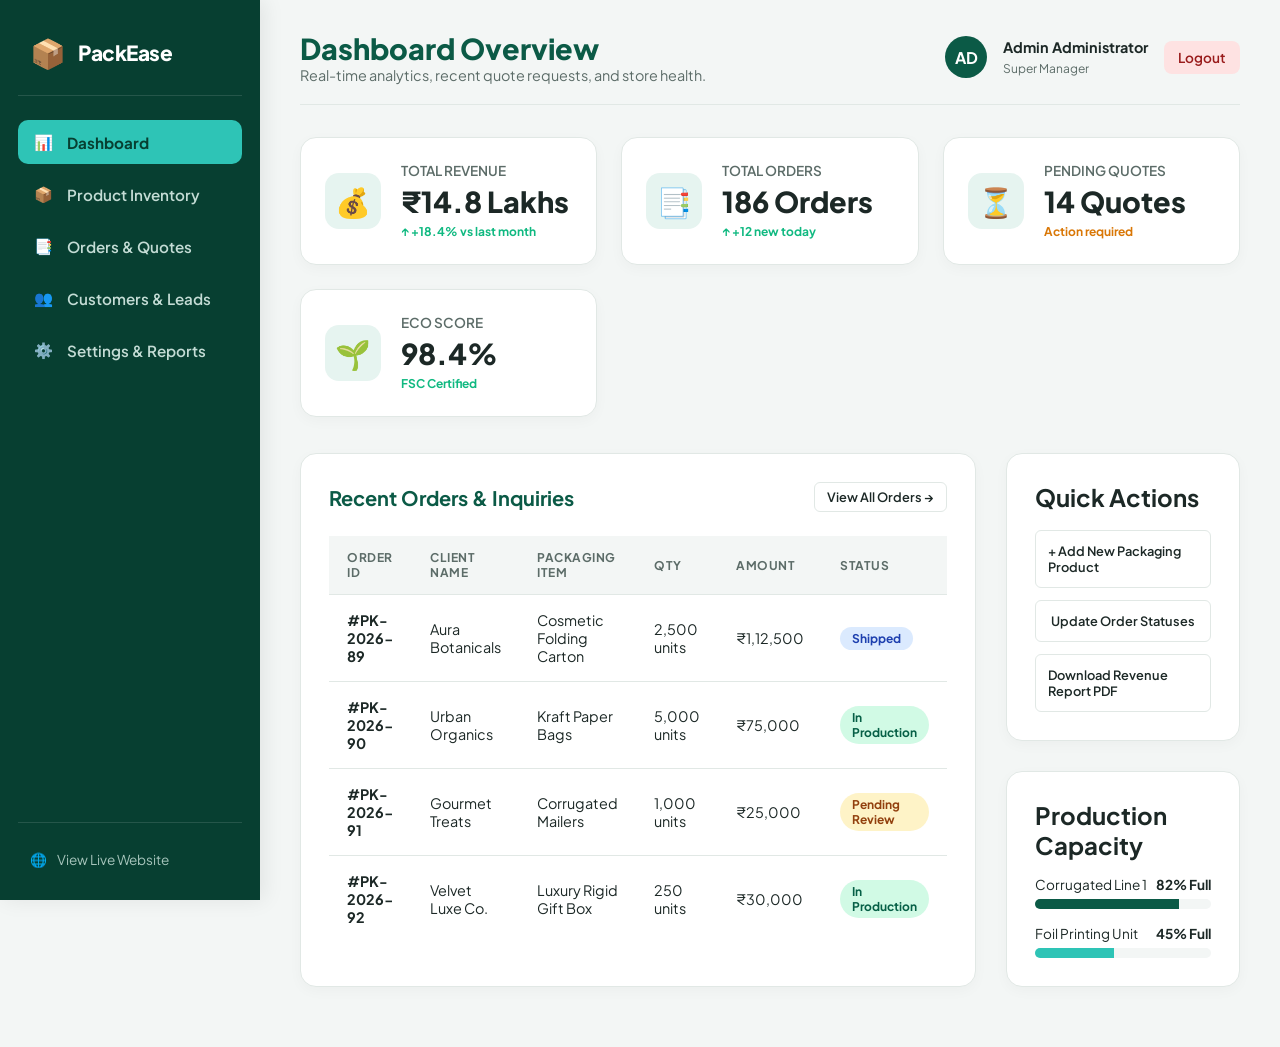
<file: admin-dashboard.html>
﻿<!DOCTYPE html>
<html lang="en">
<head>
  <meta charset="UTF-8">
  <meta name="viewport" content="width=device-width, initial-scale=1.0">
  <title>Admin Dashboard - PackEase</title>
  <link rel="stylesheet" href="admin.css">
</head>
<body>

  <div class="admin-layout">
    
    <!-- Sidebar Navigation -->
    <aside class="admin-sidebar">
      <div class="admin-brand">
        <span class="admin-brand-icon">📦</span>
        <span class="admin-brand-title">PackEase</span>
      </div>

      <ul class="admin-nav">
        <li class="admin-nav-item">
          <a href="admin-dashboard.html" class="active">
            <span>📊</span> <span>Dashboard</span>
          </a>
        </li>
        <li class="admin-nav-item">
          <a href="admin-products.html">
            <span>📦</span> <span>Product Inventory</span>
          </a>
        </li>
        <li class="admin-nav-item">
          <a href="admin-orders.html">
            <span>📑</span> <span>Orders & Quotes</span>
          </a>
        </li>
        <li class="admin-nav-item">
          <a href="admin-customers.html">
            <span>👥</span> <span>Customers & Leads</span>
          </a>
        </li>
        <li class="admin-nav-item">
          <a href="admin-settings.html">
            <span>⚙️</span> <span>Settings & Reports</span>
          </a>
        </li>
      </ul>

      <div class="sidebar-footer">
        <a href="index.html">
          <span>🌐</span> <span>View Live Website</span>
        </a>
      </div>
    </aside>

    <!-- Main Content Area -->
    <main class="admin-main">
      
      <!-- Topbar -->
      <header class="admin-header">
        <div class="admin-header-title">
          <h1>Dashboard Overview</h1>
          <p>Real-time analytics, recent quote requests, and store health.</p>
        </div>

        <div class="admin-user-profile">
          <div class="admin-avatar">AD</div>
          <div class="admin-info">
            <span>Admin Administrator</span>
            <small>Super Manager</small>
          </div>
          <button class="btn-logout" id="adminLogoutBtn">Logout</button>
        </div>
      </header>

      <!-- KPI Metrics Cards Grid -->
      <section class="metrics-grid">
        <div class="metric-card">
          <div class="metric-icon">💰</div>
          <div class="metric-data">
            <h3>Total Revenue</h3>
            <div class="value">₹14.8 Lakhs</div>
            <span class="change">↑ +18.4% vs last month</span>
          </div>
        </div>

        <div class="metric-card">
          <div class="metric-icon">📑</div>
          <div class="metric-data">
            <h3>Total Orders</h3>
            <div class="value">186 Orders</div>
            <span class="change">↑ +12 new today</span>
          </div>
        </div>

        <div class="metric-card">
          <div class="metric-icon">⏳</div>
          <div class="metric-data">
            <h3>Pending Quotes</h3>
            <div class="value">14 Quotes</div>
            <span class="change" style="color: #d97706;">Action required</span>
          </div>
        </div>

        <div class="metric-card">
          <div class="metric-icon">🌱</div>
          <div class="metric-data">
            <h3>Eco Score</h3>
            <div class="value">98.4%</div>
            <span class="change">FSC Certified</span>
          </div>
        </div>
      </section>

      <!-- Main Layout Grid: Table + Quick Actions -->
      <div style="display: grid; grid-template-columns: 2fr 1fr; gap: 30px;">
        
        <!-- Recent Orders Table -->
        <div class="admin-card">
          <div class="card-header-flex">
            <h2>Recent Orders & Inquiries</h2>
            <a href="admin-orders.html" class="action-btn">View All Orders →</a>
          </div>

          <div class="table-responsive">
            <table class="admin-table">
              <thead>
                <tr>
                  <th>Order ID</th>
                  <th>Client Name</th>
                  <th>Packaging Item</th>
                  <th>Qty</th>
                  <th>Amount</th>
                  <th>Status</th>
                </tr>
              </thead>
              <tbody>
                <tr>
                  <td><strong>#PK-2026-89</strong></td>
                  <td>Aura Botanicals</td>
                  <td>Cosmetic Folding Carton</td>
                  <td>2,500 units</td>
                  <td>₹1,12,500</td>
                  <td><span class="status-pill status-shipped">Shipped</span></td>
                </tr>
                <tr>
                  <td><strong>#PK-2026-90</strong></td>
                  <td>Urban Organics</td>
                  <td>Kraft Paper Bags</td>
                  <td>5,000 units</td>
                  <td>₹75,000</td>
                  <td><span class="status-pill status-active">In Production</span></td>
                </tr>
                <tr>
                  <td><strong>#PK-2026-91</strong></td>
                  <td>Gourmet Treats</td>
                  <td>Corrugated Mailers</td>
                  <td>1,000 units</td>
                  <td>₹25,000</td>
                  <td><span class="status-pill status-pending">Pending Review</span></td>
                </tr>
                <tr>
                  <td><strong>#PK-2026-92</strong></td>
                  <td>Velvet Luxe Co.</td>
                  <td>Luxury Rigid Gift Box</td>
                  <td>250 units</td>
                  <td>₹30,000</td>
                  <td><span class="status-pill status-active">In Production</span></td>
                </tr>
              </tbody>
            </table>
          </div>
        </div>

        <!-- Right Side: Quick Action & System Health -->
        <div>
          <div class="admin-card">
            <h2>Quick Actions</h2>
            <div style="display: flex; flex-direction: column; gap: 12px; margin-top: 18px;">
              <a href="admin-products.html" class="action-btn" style="justify-content: center; padding: 12px;">+ Add New Packaging Product</a>
              <a href="admin-orders.html" class="action-btn" style="justify-content: center; padding: 12px;">Update Order Statuses</a>
              <a href="admin-settings.html" class="action-btn" style="justify-content: center; padding: 12px;">Download Revenue Report PDF</a>
            </div>
          </div>

          <div class="admin-card">
            <h2>Production Capacity</h2>
            <div style="margin-top: 16px;">
              <div style="display: flex; justify-content: space-between; font-size: 0.85rem; margin-bottom: 6px;">
                <span>Corrugated Line 1</span>
                <strong>82% Full</strong>
              </div>
              <div style="background: var(--admin-bg); height: 10px; border-radius: 6px; overflow: hidden; margin-bottom: 16px;">
                <div style="background: var(--primary); width: 82%; height: 100%;"></div>
              </div>

              <div style="display: flex; justify-content: space-between; font-size: 0.85rem; margin-bottom: 6px;">
                <span>Foil Printing Unit</span>
                <strong>45% Full</strong>
              </div>
              <div style="background: var(--admin-bg); height: 10px; border-radius: 6px; overflow: hidden;">
                <div style="background: #2ec4b6; width: 45%; height: 100%;"></div>
              </div>
            </div>
          </div>
        </div>

      </div>

    </main>
  </div>

  <script src="admin.js"></script>
</body>
</html>
</file>
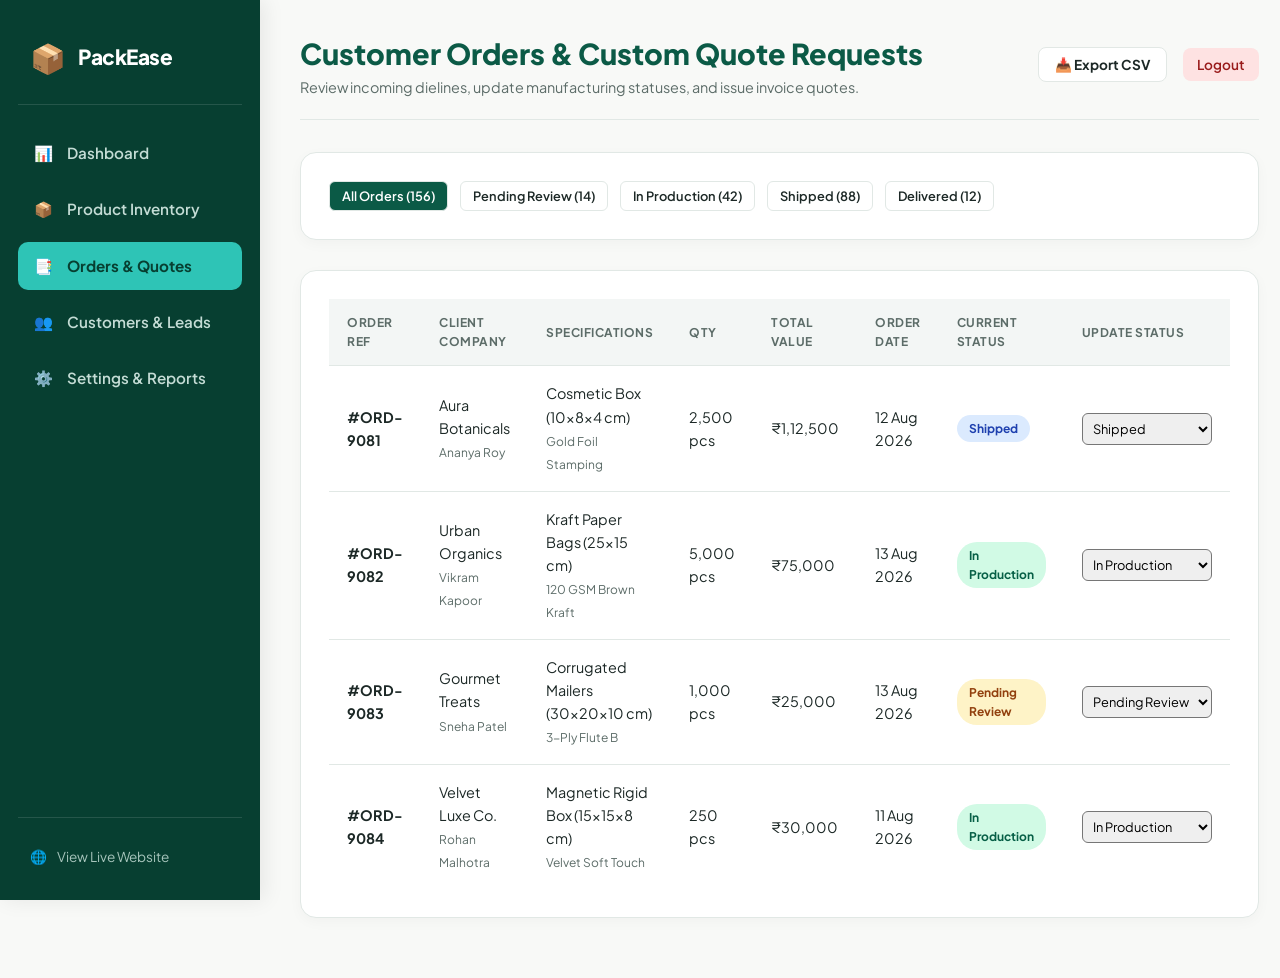
<file: admin-orders.html>
﻿<!DOCTYPE html>
<html lang="en">
<head>
  <meta charset="UTF-8">
  <meta name="viewport" content="width=device-width, initial-scale=1.0">
  <title>Orders & Quotes Manager - PackEase Admin</title>
  <link rel="stylesheet" href="admin.css">
  <link rel="stylesheet" href="style.css">
</head>
<body>

  <div class="admin-layout">
    
    <!-- Sidebar Navigation -->
    <aside class="admin-sidebar">
      <div class="admin-brand">
        <span class="admin-brand-icon">📦</span>
        <span class="admin-brand-title">PackEase</span>
      </div>

      <ul class="admin-nav">
        <li class="admin-nav-item">
          <a href="admin-dashboard.html">
            <span>📊</span> <span>Dashboard</span>
          </a>
        </li>
        <li class="admin-nav-item">
          <a href="admin-products.html">
            <span>📦</span> <span>Product Inventory</span>
          </a>
        </li>
        <li class="admin-nav-item">
          <a href="admin-orders.html" class="active">
            <span>📑</span> <span>Orders & Quotes</span>
          </a>
        </li>
        <li class="admin-nav-item">
          <a href="admin-customers.html">
            <span>👥</span> <span>Customers & Leads</span>
          </a>
        </li>
        <li class="admin-nav-item">
          <a href="admin-settings.html">
            <span>⚙️</span> <span>Settings & Reports</span>
          </a>
        </li>
      </ul>

      <div class="sidebar-footer">
        <a href="index.html">
          <span>🌐</span> <span>View Live Website</span>
        </a>
      </div>
    </aside>

    <!-- Main Content Area -->
    <main class="admin-main">
      
      <!-- Topbar -->
      <header class="admin-header">
        <div class="admin-header-title">
          <h1>Customer Orders & Custom Quote Requests</h1>
          <p>Review incoming dielines, update manufacturing statuses, and issue invoice quotes.</p>
        </div>

        <div class="admin-user-profile">
          <button class="btn btn-secondary btn-sm" onclick="showToast('Exported CSV order log to downloads!')">📥 Export CSV</button>
          <button class="btn-logout" id="adminLogoutBtn">Logout</button>
        </div>
      </header>

      <!-- Status Filter Tabs -->
      <div class="admin-card">
        <div style="display: flex; gap: 12px; flex-wrap: wrap;">
          <button class="action-btn active" style="background: var(--primary); color: white;">All Orders (156)</button>
          <button class="action-btn">Pending Review (14)</button>
          <button class="action-btn">In Production (42)</button>
          <button class="action-btn">Shipped (88)</button>
          <button class="action-btn">Delivered (12)</button>
        </div>
      </div>

      <!-- Orders Table -->
      <div class="admin-card">
        <div class="table-responsive">
          <table class="admin-table">
            <thead>
              <tr>
                <th>Order Ref</th>
                <th>Client Company</th>
                <th>Specifications</th>
                <th>Qty</th>
                <th>Total Value</th>
                <th>Order Date</th>
                <th>Current Status</th>
                <th>Update Status</th>
              </tr>
            </thead>
            <tbody>
              <tr>
                <td><strong>#ORD-9081</strong></td>
                <td>Aura Botanicals<br><small style="color: var(--text-muted);">Ananya Roy</small></td>
                <td>Cosmetic Box (10x8x4 cm)<br><small style="color: var(--text-muted);">Gold Foil Stamping</small></td>
                <td>2,500 pcs</td>
                <td>₹1,12,500</td>
                <td>12 Aug 2026</td>
                <td><span class="status-pill status-shipped">Shipped</span></td>
                <td>
                  <select onchange="showToast('Status updated for #ORD-9081!')" style="padding: 6px; border-radius: 6px; font-size: 0.8rem;">
                    <option>Shipped</option>
                    <option>In Production</option>
                    <option>Delivered</option>
                    <option>Pending Review</option>
                  </select>
                </td>
              </tr>
              <tr>
                <td><strong>#ORD-9082</strong></td>
                <td>Urban Organics<br><small style="color: var(--text-muted);">Vikram Kapoor</small></td>
                <td>Kraft Paper Bags (25x15 cm)<br><small style="color: var(--text-muted);">120 GSM Brown Kraft</small></td>
                <td>5,000 pcs</td>
                <td>₹75,000</td>
                <td>13 Aug 2026</td>
                <td><span class="status-pill status-active">In Production</span></td>
                <td>
                  <select onchange="showToast('Status updated for #ORD-9082!')" style="padding: 6px; border-radius: 6px; font-size: 0.8rem;">
                    <option selected>In Production</option>
                    <option>Shipped</option>
                    <option>Delivered</option>
                    <option>Pending Review</option>
                  </select>
                </td>
              </tr>
              <tr>
                <td><strong>#ORD-9083</strong></td>
                <td>Gourmet Treats<br><small style="color: var(--text-muted);">Sneha Patel</small></td>
                <td>Corrugated Mailers (30x20x10 cm)<br><small style="color: var(--text-muted);">3-Ply Flute B</small></td>
                <td>1,000 pcs</td>
                <td>₹25,000</td>
                <td>13 Aug 2026</td>
                <td><span class="status-pill status-pending">Pending Review</span></td>
                <td>
                  <select onchange="showToast('Status updated for #ORD-9083!')" style="padding: 6px; border-radius: 6px; font-size: 0.8rem;">
                    <option selected>Pending Review</option>
                    <option>In Production</option>
                    <option>Shipped</option>
                    <option>Delivered</option>
                  </select>
                </td>
              </tr>
              <tr>
                <td><strong>#ORD-9084</strong></td>
                <td>Velvet Luxe Co.<br><small style="color: var(--text-muted);">Rohan Malhotra</small></td>
                <td>Magnetic Rigid Box (15x15x8 cm)<br><small style="color: var(--text-muted);">Velvet Soft Touch</small></td>
                <td>250 pcs</td>
                <td>₹30,000</td>
                <td>11 Aug 2026</td>
                <td><span class="status-pill status-active">In Production</span></td>
                <td>
                  <select onchange="showToast('Status updated for #ORD-9084!')" style="padding: 6px; border-radius: 6px; font-size: 0.8rem;">
                    <option selected>In Production</option>
                    <option>Shipped</option>
                    <option>Delivered</option>
                    <option>Pending Review</option>
                  </select>
                </td>
              </tr>
            </tbody>
          </table>
        </div>
      </div>

    </main>
  </div>

  <script src="admin.js"></script>
</body>
</html>
</file>
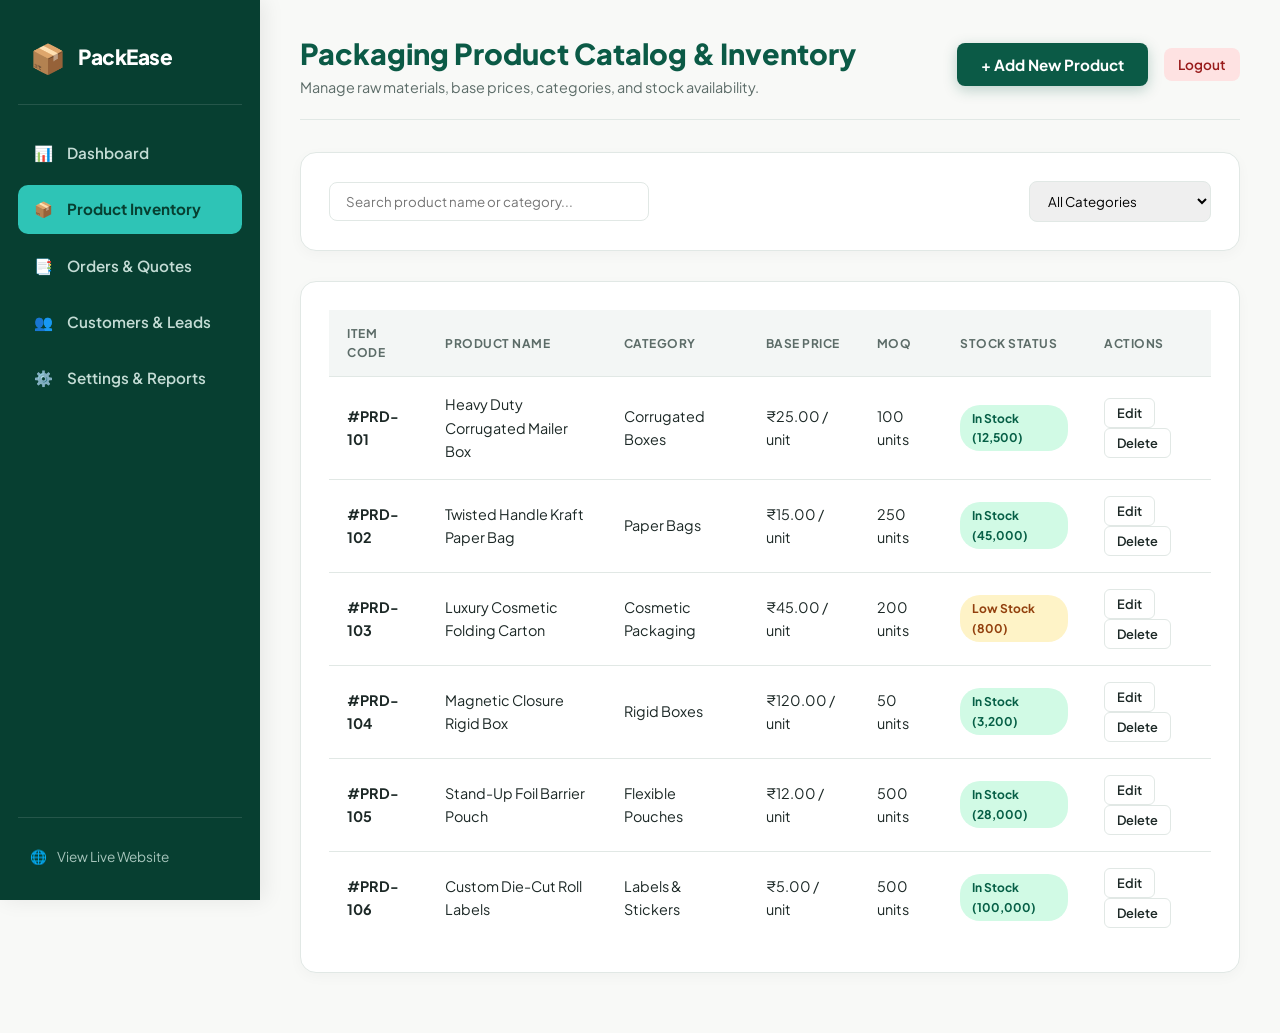
<file: admin-products.html>
﻿<!DOCTYPE html>
<html lang="en">
<head>
  <meta charset="UTF-8">
  <meta name="viewport" content="width=device-width, initial-scale=1.0">
  <title>Product Inventory - PackEase Admin</title>
  <link rel="stylesheet" href="admin.css">
  <link rel="stylesheet" href="style.css">
</head>
<body>

  <div class="admin-layout">
    
    <!-- Sidebar Navigation -->
    <aside class="admin-sidebar">
      <div class="admin-brand">
        <span class="admin-brand-icon">📦</span>
        <span class="admin-brand-title">PackEase</span>
      </div>

      <ul class="admin-nav">
        <li class="admin-nav-item">
          <a href="admin-dashboard.html">
            <span>📊</span> <span>Dashboard</span>
          </a>
        </li>
        <li class="admin-nav-item">
          <a href="admin-products.html" class="active">
            <span>📦</span> <span>Product Inventory</span>
          </a>
        </li>
        <li class="admin-nav-item">
          <a href="admin-orders.html">
            <span>📑</span> <span>Orders & Quotes</span>
          </a>
        </li>
        <li class="admin-nav-item">
          <a href="admin-customers.html">
            <span>👥</span> <span>Customers & Leads</span>
          </a>
        </li>
        <li class="admin-nav-item">
          <a href="admin-settings.html">
            <span>⚙️</span> <span>Settings & Reports</span>
          </a>
        </li>
      </ul>

      <div class="sidebar-footer">
        <a href="index.html">
          <span>🌐</span> <span>View Live Website</span>
        </a>
      </div>
    </aside>

    <!-- Main Content Area -->
    <main class="admin-main">
      
      <!-- Topbar -->
      <header class="admin-header">
        <div class="admin-header-title">
          <h1>Packaging Product Catalog & Inventory</h1>
          <p>Manage raw materials, base prices, categories, and stock availability.</p>
        </div>

        <div class="admin-user-profile">
          <button class="btn btn-primary" data-modal-target="addProductModal">+ Add New Product</button>
          <button class="btn-logout" id="adminLogoutBtn">Logout</button>
        </div>
      </header>

      <!-- Search & Filters Bar -->
      <div class="admin-card">
        <div style="display: flex; gap: 16px; align-items: center; justify-content: space-between;">
          <input type="text" id="tableSearchInput" placeholder="Search product name or category..." style="padding: 10px 16px; border: 1px solid var(--admin-border); border-radius: 8px; width: 320px;">
          
          <div style="display: flex; gap: 12px;">
            <select style="padding: 10px 14px; border: 1px solid var(--admin-border); border-radius: 8px;">
              <option value="">All Categories</option>
              <option>Corrugated Boxes</option>
              <option>Paper Bags</option>
              <option>Cosmetic Packaging</option>
              <option>Rigid Boxes</option>
              <option>Flexible Pouches</option>
              <option>Labels & Stickers</option>
            </select>
          </div>
        </div>
      </div>

      <!-- Inventory Table -->
      <div class="admin-card">
        <div class="table-responsive">
          <table class="admin-table">
            <thead>
              <tr>
                <th>Item Code</th>
                <th>Product Name</th>
                <th>Category</th>
                <th>Base Price</th>
                <th>MOQ</th>
                <th>Stock Status</th>
                <th>Actions</th>
              </tr>
            </thead>
            <tbody>
              <tr>
                <td><strong>#PRD-101</strong></td>
                <td>Heavy Duty Corrugated Mailer Box</td>
                <td>Corrugated Boxes</td>
                <td>₹25.00 / unit</td>
                <td>100 units</td>
                <td><span class="status-pill status-active">In Stock (12,500)</span></td>
                <td>
                  <button class="action-btn">Edit</button>
                  <button class="action-btn action-btn-danger">Delete</button>
                </td>
              </tr>
              <tr>
                <td><strong>#PRD-102</strong></td>
                <td>Twisted Handle Kraft Paper Bag</td>
                <td>Paper Bags</td>
                <td>₹15.00 / unit</td>
                <td>250 units</td>
                <td><span class="status-pill status-active">In Stock (45,000)</span></td>
                <td>
                  <button class="action-btn">Edit</button>
                  <button class="action-btn action-btn-danger">Delete</button>
                </td>
              </tr>
              <tr>
                <td><strong>#PRD-103</strong></td>
                <td>Luxury Cosmetic Folding Carton</td>
                <td>Cosmetic Packaging</td>
                <td>₹45.00 / unit</td>
                <td>200 units</td>
                <td><span class="status-pill status-pending">Low Stock (800)</span></td>
                <td>
                  <button class="action-btn">Edit</button>
                  <button class="action-btn action-btn-danger">Delete</button>
                </td>
              </tr>
              <tr>
                <td><strong>#PRD-104</strong></td>
                <td>Magnetic Closure Rigid Box</td>
                <td>Rigid Boxes</td>
                <td>₹120.00 / unit</td>
                <td>50 units</td>
                <td><span class="status-pill status-active">In Stock (3,200)</span></td>
                <td>
                  <button class="action-btn">Edit</button>
                  <button class="action-btn action-btn-danger">Delete</button>
                </td>
              </tr>
              <tr>
                <td><strong>#PRD-105</strong></td>
                <td>Stand-Up Foil Barrier Pouch</td>
                <td>Flexible Pouches</td>
                <td>₹12.00 / unit</td>
                <td>500 units</td>
                <td><span class="status-pill status-active">In Stock (28,000)</span></td>
                <td>
                  <button class="action-btn">Edit</button>
                  <button class="action-btn action-btn-danger">Delete</button>
                </td>
              </tr>
              <tr>
                <td><strong>#PRD-106</strong></td>
                <td>Custom Die-Cut Roll Labels</td>
                <td>Labels & Stickers</td>
                <td>₹5.00 / unit</td>
                <td>500 units</td>
                <td><span class="status-pill status-active">In Stock (100,000)</span></td>
                <td>
                  <button class="action-btn">Edit</button>
                  <button class="action-btn action-btn-danger">Delete</button>
                </td>
              </tr>
            </tbody>
          </table>
        </div>
      </div>

    </main>
  </div>

  <!-- Add Product Modal Form -->
  <div class="modal-overlay" id="addProductModal">
    <div class="modal-box">
      <button class="modal-close" data-modal-close>&times;</button>
      <h2 style="font-size: 1.5rem; color: var(--primary); margin-bottom: 20px;">Add New Packaging Product</h2>

      <form id="adminAddProductForm">
        <div class="admin-form-group">
          <label for="pName">Product Name *</label>
          <input type="text" id="pName" placeholder="e.g. Biodegradable Courier Bag" required>
        </div>

        <div style="display: grid; grid-template-columns: 1fr 1fr; gap: 16px;">
          <div class="admin-form-group">
            <label for="pCategory">Category *</label>
            <select id="pCategory" required>
              <option value="">Select Category</option>
              <option>Corrugated Boxes</option>
              <option>Paper Bags</option>
              <option>Cosmetic Packaging</option>
              <option>Rigid Boxes</option>
              <option>Flexible Pouches</option>
              <option>Labels & Stickers</option>
            </select>
          </div>
          <div class="admin-form-group">
            <label for="pPrice">Base Price per Unit (₹) *</label>
            <input type="number" id="pPrice" placeholder="35" min="1" step="0.5" required>
          </div>
        </div>

        <div style="display: grid; grid-template-columns: 1fr 1fr; gap: 16px;">
          <div class="admin-form-group">
            <label for="pMoq">Minimum Order Quantity (MOQ)</label>
            <input type="number" id="pMoq" placeholder="100" min="10">
          </div>
          <div class="admin-form-group">
            <label for="pStock">Initial Inventory Qty</label>
            <input type="number" id="pStock" placeholder="5000">
          </div>
        </div>

        <div class="admin-form-group">
          <label for="pDesc">Detailed Specifications & Description</label>
          <textarea id="pDesc" rows="4" placeholder="Enter paper GSM, flute thickness, or eco certifications..."></textarea>
        </div>

        <div style="display: flex; justify-content: flex-end; gap: 12px; margin-top: 24px;">
          <button type="button" class="btn btn-secondary" data-modal-close>Cancel</button>
          <button type="submit" class="btn btn-primary">Save & Publish Product</button>
        </div>
      </form>
    </div>
  </div>

  <script src="admin.js"></script>
</body>
</html>
</file>
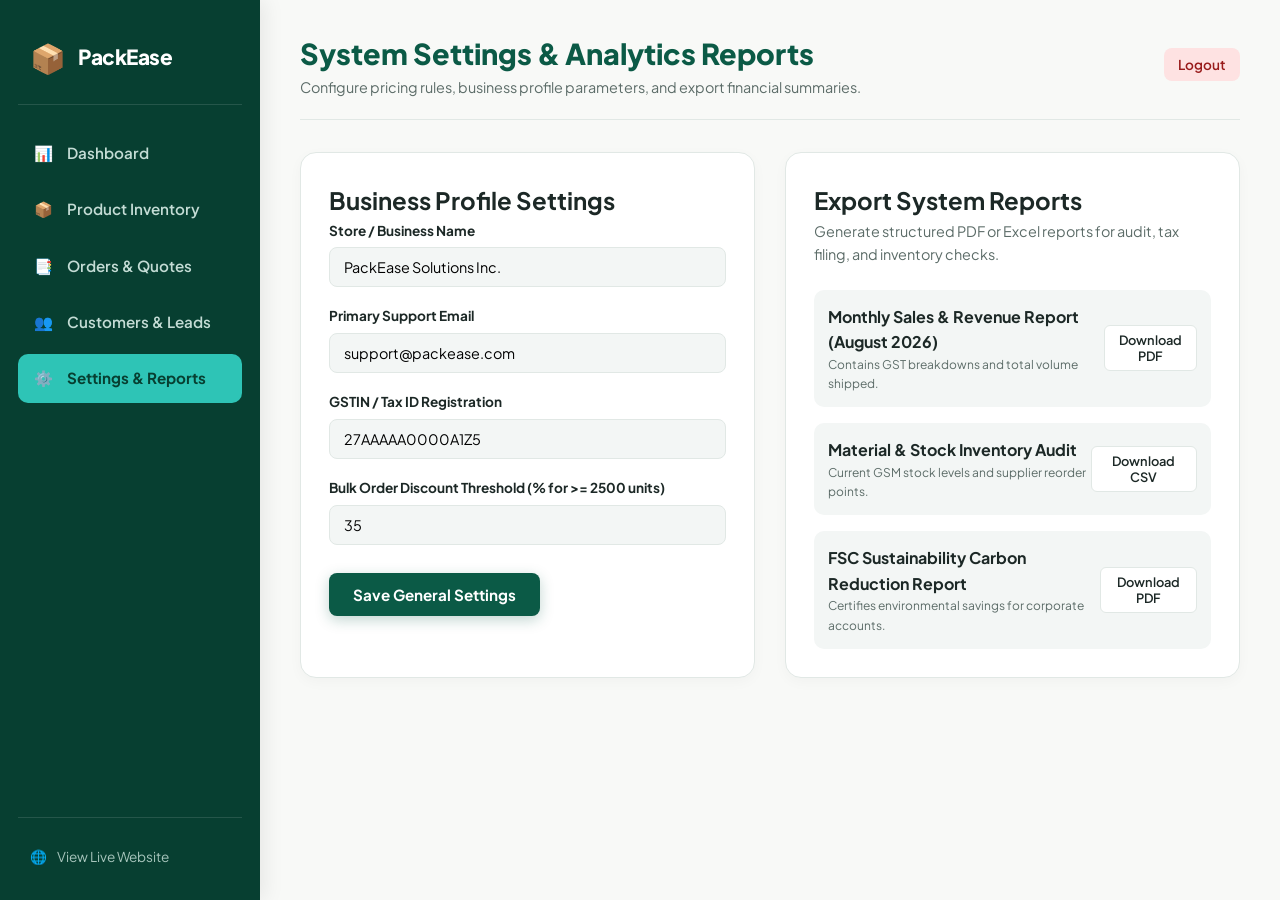
<file: admin-settings.html>
﻿<!DOCTYPE html>
<html lang="en">
<head>
  <meta charset="UTF-8">
  <meta name="viewport" content="width=device-width, initial-scale=1.0">
  <title>Settings & Reports - PackEase Admin</title>
  <link rel="stylesheet" href="admin.css">
  <link rel="stylesheet" href="style.css">
</head>
<body>

  <div class="admin-layout">
    
    <!-- Sidebar Navigation -->
    <aside class="admin-sidebar">
      <div class="admin-brand">
        <span class="admin-brand-icon">📦</span>
        <span class="admin-brand-title">PackEase</span>
      </div>

      <ul class="admin-nav">
        <li class="admin-nav-item">
          <a href="admin-dashboard.html">
            <span>📊</span> <span>Dashboard</span>
          </a>
        </li>
        <li class="admin-nav-item">
          <a href="admin-products.html">
            <span>📦</span> <span>Product Inventory</span>
          </a>
        </li>
        <li class="admin-nav-item">
          <a href="admin-orders.html">
            <span>📑</span> <span>Orders & Quotes</span>
          </a>
        </li>
        <li class="admin-nav-item">
          <a href="admin-customers.html">
            <span>👥</span> <span>Customers & Leads</span>
          </a>
        </li>
        <li class="admin-nav-item">
          <a href="admin-settings.html" class="active">
            <span>⚙️</span> <span>Settings & Reports</span>
          </a>
        </li>
      </ul>

      <div class="sidebar-footer">
        <a href="index.html">
          <span>🌐</span> <span>View Live Website</span>
        </a>
      </div>
    </aside>

    <!-- Main Content Area -->
    <main class="admin-main">
      
      <!-- Topbar -->
      <header class="admin-header">
        <div class="admin-header-title">
          <h1>System Settings & Analytics Reports</h1>
          <p>Configure pricing rules, business profile parameters, and export financial summaries.</p>
        </div>

        <div class="admin-user-profile">
          <button class="btn-logout" id="adminLogoutBtn">Logout</button>
        </div>
      </header>

      <!-- Grid Layout -->
      <div style="display: grid; grid-template-columns: 1fr 1fr; gap: 30px;">
        
        <!-- Company Profile & Pricing Matrix Form -->
        <div class="admin-card">
          <h2>Business Profile Settings</h2>
          <form id="settingsForm" onsubmit="event.preventDefault(); showToast('System settings updated successfully!');">
            <div class="admin-form-group">
              <label for="companyTitle">Store / Business Name</label>
              <input type="text" id="companyTitle" value="PackEase Solutions Inc.">
            </div>

            <div class="admin-form-group">
              <label for="supportEmail">Primary Support Email</label>
              <input type="email" id="supportEmail" value="support@packease.com">
            </div>

            <div class="admin-form-group">
              <label for="gstNumber">GSTIN / Tax ID Registration</label>
              <input type="text" id="gstNumber" value="27AAAAA0000A1Z5">
            </div>

            <div class="admin-form-group">
              <label for="bulkDiscountRule">Bulk Order Discount Threshold (% for >= 2500 units)</label>
              <input type="number" id="bulkDiscountRule" value="35" min="5" max="50">
            </div>

            <button type="submit" class="btn btn-primary" style="margin-top: 10px;">Save General Settings</button>
          </form>
        </div>

        <!-- Exportable Analytics Reports -->
        <div class="admin-card">
          <h2>Export System Reports</h2>
          <p style="font-size: 0.9rem; color: var(--text-muted); margin-bottom: 24px;">Generate structured PDF or Excel reports for audit, tax filing, and inventory checks.</p>

          <div style="display: flex; flex-direction: column; gap: 16px;">
            <div style="display: flex; justify-content: space-between; align-items: center; padding: 14px; background: var(--admin-bg); border-radius: 10px;">
              <div>
                <strong>Monthly Sales & Revenue Report (August 2026)</strong>
                <span style="display: block; font-size: 0.75rem; color: var(--text-muted);">Contains GST breakdowns and total volume shipped.</span>
              </div>
              <button class="action-btn" onclick="showToast('Downloading Sales Report PDF...')">Download PDF</button>
            </div>

            <div style="display: flex; justify-content: space-between; align-items: center; padding: 14px; background: var(--admin-bg); border-radius: 10px;">
              <div>
                <strong>Material & Stock Inventory Audit</strong>
                <span style="display: block; font-size: 0.75rem; color: var(--text-muted);">Current GSM stock levels and supplier reorder points.</span>
              </div>
              <button class="action-btn" onclick="showToast('Downloading Inventory CSV...')">Download CSV</button>
            </div>

            <div style="display: flex; justify-content: space-between; align-items: center; padding: 14px; background: var(--admin-bg); border-radius: 10px;">
              <div>
                <strong>FSC Sustainability Carbon Reduction Report</strong>
                <span style="display: block; font-size: 0.75rem; color: var(--text-muted);">Certifies environmental savings for corporate accounts.</span>
              </div>
              <button class="action-btn" onclick="showToast('Downloading Eco Impact Summary...')">Download PDF</button>
            </div>
          </div>
        </div>

      </div>

    </main>
  </div>

  <script src="admin.js"></script>
</body>
</html>
</file>
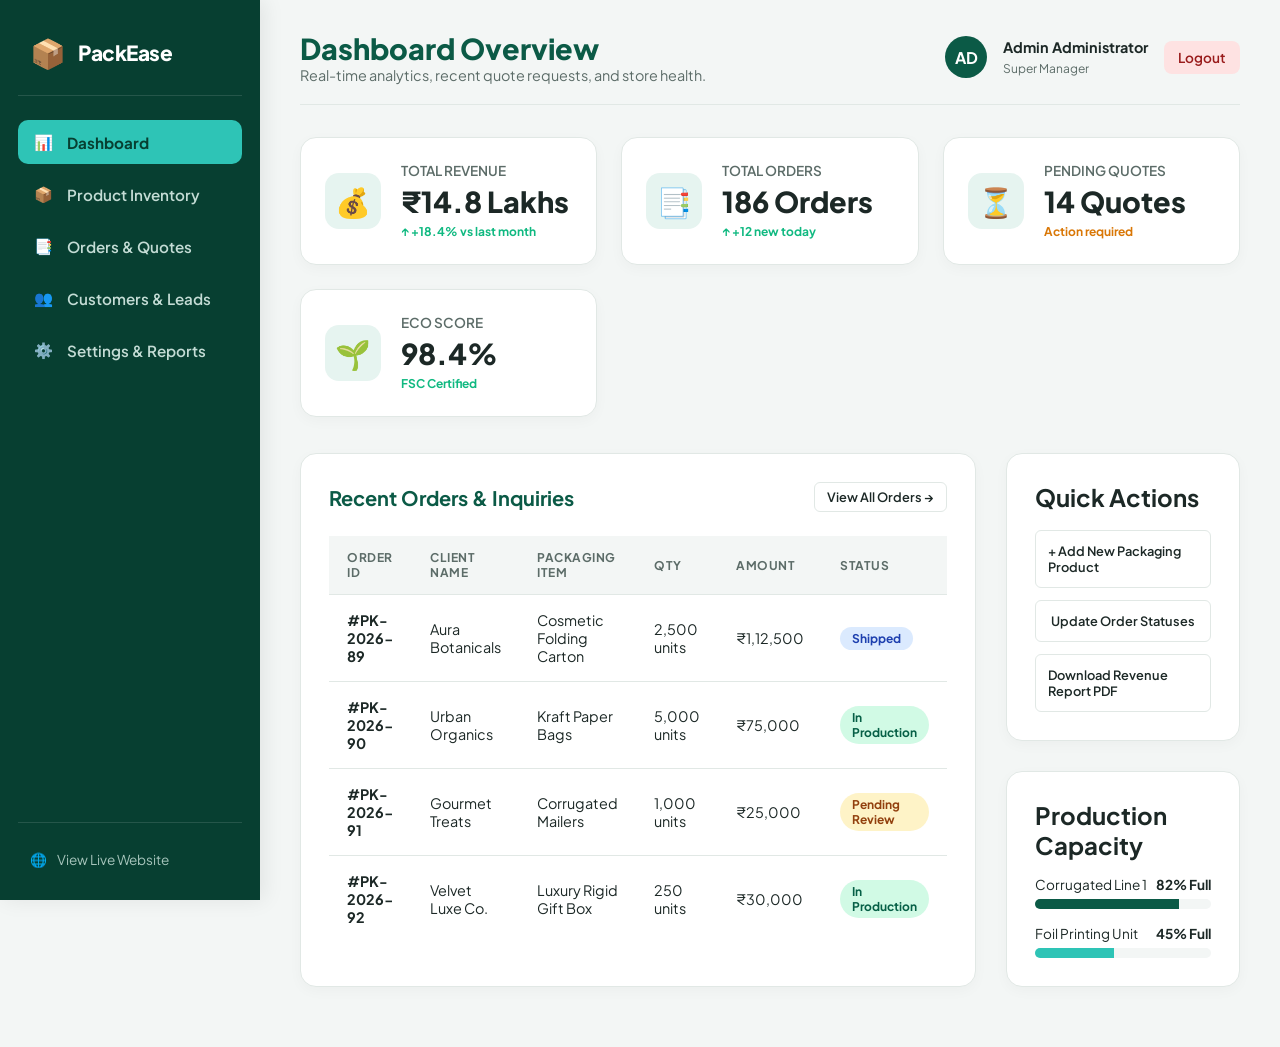
<file: admin.html>
﻿<!DOCTYPE html>
<html lang="en">
<head>
  <meta charset="UTF-8">
  <meta http-equiv="refresh" content="0; url=admin-dashboard.html">
  <title>Redirecting to PackEase Admin Dashboard...</title>
</head>
<body>
  <p>Redirecting to <a href="admin-dashboard.html">Admin Dashboard</a>...</p>
  <script>
    window.location.href = "admin-dashboard.html";
  </script>
</body>
</html>
</file>
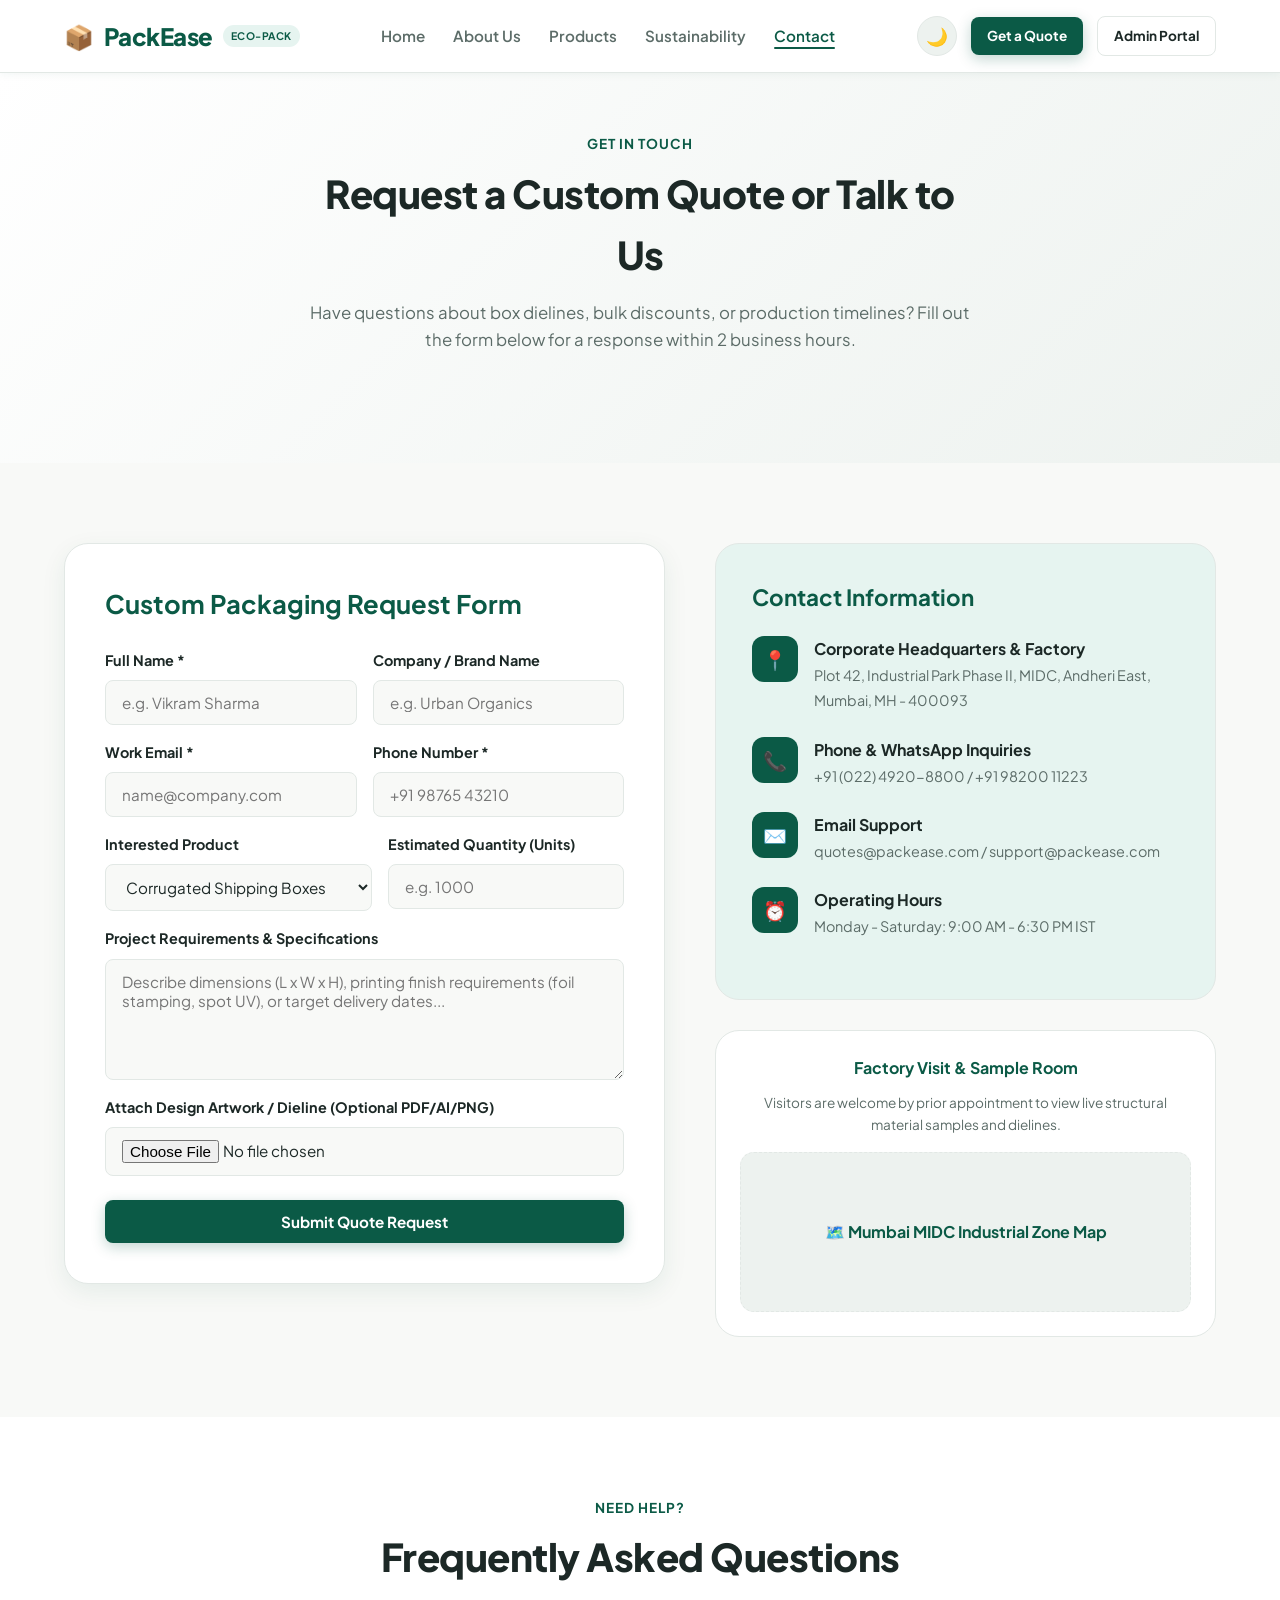
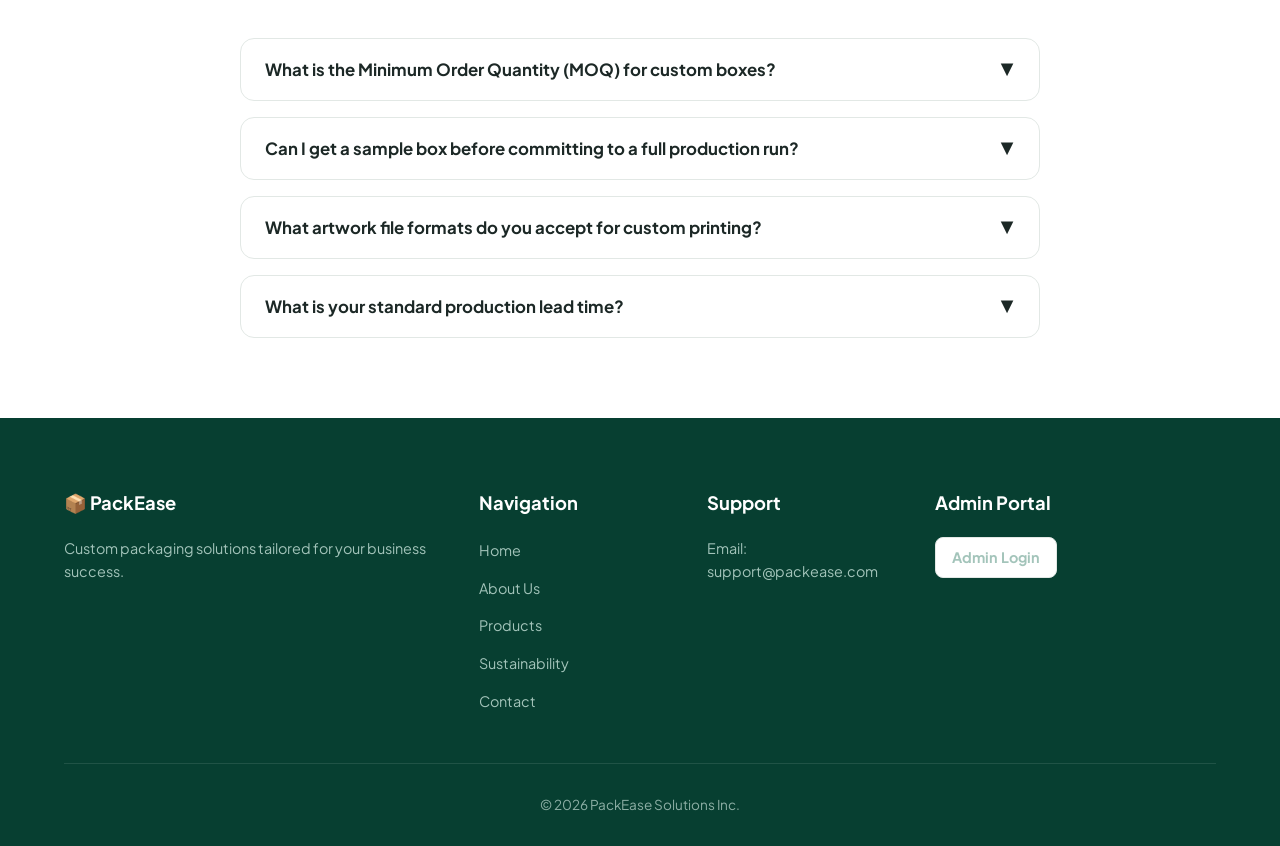
<file: contact.html>
﻿<!DOCTYPE html>
<html lang="en">
<head>
  <meta charset="UTF-8">
  <meta name="viewport" content="width=device-width, initial-scale=1.0">
  <title>Contact & Quote Request - PackEase</title>
  <meta name="description" content="Get in touch with PackEase packaging experts or request a comprehensive custom quote.">
  <link rel="stylesheet" href="style.css">
  <style>
    .contact-container {
      display: grid;
      grid-template-columns: 1.2fr 1fr;
      gap: 50px;
      align-items: start;
    }
    .quote-form-card {
      background: var(--bg-surface);
      border: 1px solid var(--border-color);
      border-radius: var(--radius-lg);
      padding: 40px;
      box-shadow: var(--shadow-md);
    }
    .info-card {
      background: var(--primary-subtle);
      border: 1px solid var(--border-color);
      border-radius: var(--radius-lg);
      padding: 36px;
    }
    .info-item {
      display: flex;
      gap: 16px;
      margin-bottom: 24px;
    }
    .info-icon {
      width: 46px;
      height: 46px;
      border-radius: 12px;
      background: var(--primary);
      color: white;
      display: flex;
      align-items: center;
      justify-content: center;
      font-size: 1.2rem;
      flex-shrink: 0;
    }
    @media (max-width: 900px) {
      .contact-container {
        grid-template-columns: 1fr;
      }
    }
  </style>
</head>
<body>

  <!-- Header -->
  <header class="header">
    <a href="index.html" class="logo">
      <span>📦</span> PackEase <span class="badge">Eco-Pack</span>
    </a>
    <nav>
      <ul>
        <li><a href="index.html">Home</a></li>
        <li><a href="about.html">About Us</a></li>
        <li><a href="products.html">Products</a></li>
        <li><a href="sustainability.html">Sustainability</a></li>
        <li><a href="contact.html" class="active">Contact</a></li>
      </ul>
    </nav>
    <div class="nav-actions">
      <button id="themeBtn" aria-label="Toggle Theme">🌙</button>
      <a href="contact.html" class="btn btn-primary btn-sm">Get a Quote</a>
      <a href="login.html" class="btn btn-secondary btn-sm">Admin Portal</a>
    </div>
  </header>

  <!-- Page Header -->
  <section class="section" style="background: linear-gradient(135deg, var(--bg-surface) 0%, var(--bg-subtle) 100%); padding: 60px 5%;">
    <div class="section-header">
      <span class="section-subtitle">Get In Touch</span>
      <h2>Request a Custom Quote or Talk to Us</h2>
      <p>Have questions about box dielines, bulk discounts, or production timelines? Fill out the form below for a response within 2 business hours.</p>
    </div>
  </section>

  <!-- Form & Info Section -->
  <section class="section">
    <div class="contact-container">
      
      <!-- Left: Interactive Quote Form -->
      <div class="quote-form-card">
        <h3 style="font-size: 1.6rem; color: var(--primary); margin-bottom: 24px;">Custom Packaging Request Form</h3>
        
        <form id="contactForm">
          <div style="display: grid; grid-template-columns: 1fr 1fr; gap: 16px;">
            <div class="form-group">
              <label for="cName">Full Name *</label>
              <input type="text" id="cName" placeholder="e.g. Vikram Sharma" required>
            </div>
            <div class="form-group">
              <label for="cCompany">Company / Brand Name</label>
              <input type="text" id="cCompany" placeholder="e.g. Urban Organics">
            </div>
          </div>

          <div style="display: grid; grid-template-columns: 1fr 1fr; gap: 16px; margin-top: 16px;">
            <div class="form-group">
              <label for="cEmail">Work Email *</label>
              <input type="email" id="cEmail" placeholder="name@company.com" required>
            </div>
            <div class="form-group">
              <label for="cPhone">Phone Number *</label>
              <input type="tel" id="cPhone" placeholder="+91 98765 43210" required>
            </div>
          </div>

          <div style="display: grid; grid-template-columns: 1fr 1fr; gap: 16px; margin-top: 16px;">
            <div class="form-group">
              <label for="cType">Interested Product</label>
              <select id="cType">
                <option value="corrugated">Corrugated Shipping Boxes</option>
                <option value="paperbag">Eco Kraft Paper Bags</option>
                <option value="cosmetic">Cosmetic Folding Cartons</option>
                <option value="rigid">Luxury Rigid Gift Boxes</option>
                <option value="flexible">Stand-Up Barrier Pouches</option>
                <option value="labels">Custom Roll Labels & Stickers</option>
              </select>
            </div>
            <div class="form-group">
              <label for="cQty">Estimated Quantity (Units)</label>
              <input type="number" id="cQty" placeholder="e.g. 1000" min="50">
            </div>
          </div>

          <div class="form-group" style="margin-top: 16px;">
            <label for="cMessage">Project Requirements & Specifications</label>
            <textarea id="cMessage" rows="5" placeholder="Describe dimensions (L x W x H), printing finish requirements (foil stamping, spot UV), or target delivery dates..." required></textarea>
          </div>

          <div class="form-group" style="margin-top: 16px;">
            <label for="cFile">Attach Design Artwork / Dieline (Optional PDF/AI/PNG)</label>
            <input type="file" id="cFile" accept=".pdf,.ai,.png,.jpg,.jpeg">
          </div>

          <button type="submit" class="btn btn-primary" style="width: 100%; margin-top: 24px;">Submit Quote Request</button>
        </form>
      </div>

      <!-- Right: Contact Information & Location Map Mock -->
      <div>
        <div class="info-card" style="margin-bottom: 30px;">
          <h3 style="color: var(--primary); font-size: 1.4rem; margin-bottom: 20px;">Contact Information</h3>

          <div class="info-item">
            <div class="info-icon">📍</div>
            <div>
              <strong style="display: block;">Corporate Headquarters & Factory</strong>
              <span style="font-size: 0.9rem; color: var(--text-muted);">Plot 42, Industrial Park Phase II, MIDC, Andheri East, Mumbai, MH - 400093</span>
            </div>
          </div>

          <div class="info-item">
            <div class="info-icon">📞</div>
            <div>
              <strong style="display: block;">Phone & WhatsApp Inquiries</strong>
              <span style="font-size: 0.9rem; color: var(--text-muted);">+91 (022) 4920-8800 / +91 98200 11223</span>
            </div>
          </div>

          <div class="info-item">
            <div class="info-icon">✉️</div>
            <div>
              <strong style="display: block;">Email Support</strong>
              <span style="font-size: 0.9rem; color: var(--text-muted);">quotes@packease.com / support@packease.com</span>
            </div>
          </div>

          <div class="info-item">
            <div class="info-icon">⏰</div>
            <div>
              <strong style="display: block;">Operating Hours</strong>
              <span style="font-size: 0.9rem; color: var(--text-muted);">Monday - Saturday: 9:00 AM - 6:30 PM IST</span>
            </div>
          </div>
        </div>

        <!-- Location Map Visual Mock -->
        <div style="background: var(--bg-surface); border: 1px solid var(--border-color); border-radius: var(--radius-lg); padding: 24px; text-align: center;">
          <h4 style="color: var(--primary); margin-bottom: 12px;">Factory Visit & Sample Room</h4>
          <p style="font-size: 0.85rem; color: var(--text-muted); margin-bottom: 16px;">Visitors are welcome by prior appointment to view live structural material samples and dielines.</p>
          <div style="height: 160px; background: var(--bg-subtle); border-radius: var(--radius-md); display: flex; align-items: center; justify-content: center; border: 1px dashed var(--border-color);">
            <span style="font-weight: 700; color: var(--primary);">🗺️ Mumbai MIDC Industrial Zone Map</span>
          </div>
        </div>
      </div>

    </div>
  </section>

  <!-- FAQ Accordion Section -->
  <section class="section" style="background: var(--bg-surface);">
    <div class="section-header">
      <span class="section-subtitle">Need Help?</span>
      <h2>Frequently Asked Questions</h2>
    </div>

    <div class="faq-list">
      <div class="faq-item">
        <button class="faq-question">
          <span>What is the Minimum Order Quantity (MOQ) for custom boxes?</span>
          <span class="faq-icon">▼</span>
        </button>
        <div class="faq-answer">
          Our MOQ starts as low as 50 units for luxury rigid gift boxes and 100 units for corrugated shipping mailer boxes. Bulk orders over 1,000 units qualify for volume price tier reductions up to 35%.
        </div>
      </div>

      <div class="faq-item">
        <button class="faq-question">
          <span>Can I get a sample box before committing to a full production run?</span>
          <span class="faq-icon">▼</span>
        </button>
        <div class="faq-answer">
          Yes! We offer unprinted structural CAD samples sent within 3 business days, as well as full custom-printed proof samples for final color approval.
        </div>
      </div>

      <div class="faq-item">
        <button class="faq-question">
          <span>What artwork file formats do you accept for custom printing?</span>
          <span class="faq-icon">▼</span>
        </button>
        <div class="faq-answer">
          We accept Adobe Illustrator (.AI), vector PDF, EPS, or high-resolution PNG/PSD files with fonts outlined and CMYK color modes.
        </div>
      </div>

      <div class="faq-item">
        <button class="faq-question">
          <span>What is your standard production lead time?</span>
          <span class="faq-icon">▼</span>
        </button>
        <div class="faq-answer">
          Standard production is completed in 8-12 business days following dieline artwork approval. Express rush production options (5-7 days) are available upon request.
        </div>
      </div>
    </div>
  </section>

  <!-- Footer -->
  <footer>
    <div class="footer-grid">
      <div class="footer-col">
        <h3>📦 PackEase</h3>
        <p>Custom packaging solutions tailored for your business success.</p>
      </div>
      <div class="footer-col">
        <h3>Navigation</h3>
        <ul>
          <li><a href="index.html">Home</a></li>
          <li><a href="about.html">About Us</a></li>
          <li><a href="products.html">Products</a></li>
          <li><a href="sustainability.html">Sustainability</a></li>
          <li><a href="contact.html">Contact</a></li>
        </ul>
      </div>
      <div class="footer-col">
        <h3>Support</h3>
        <p>Email: support@packease.com</p>
      </div>
      <div class="footer-col">
        <h3>Admin Portal</h3>
        <a href="login.html" class="btn btn-secondary btn-sm">Admin Login</a>
      </div>
    </div>
    <div class="footer-bottom">
      <p>© 2026 PackEase Solutions Inc.</p>
    </div>
  </footer>

  <script src="main.js"></script>
</body>
</html>
</file>
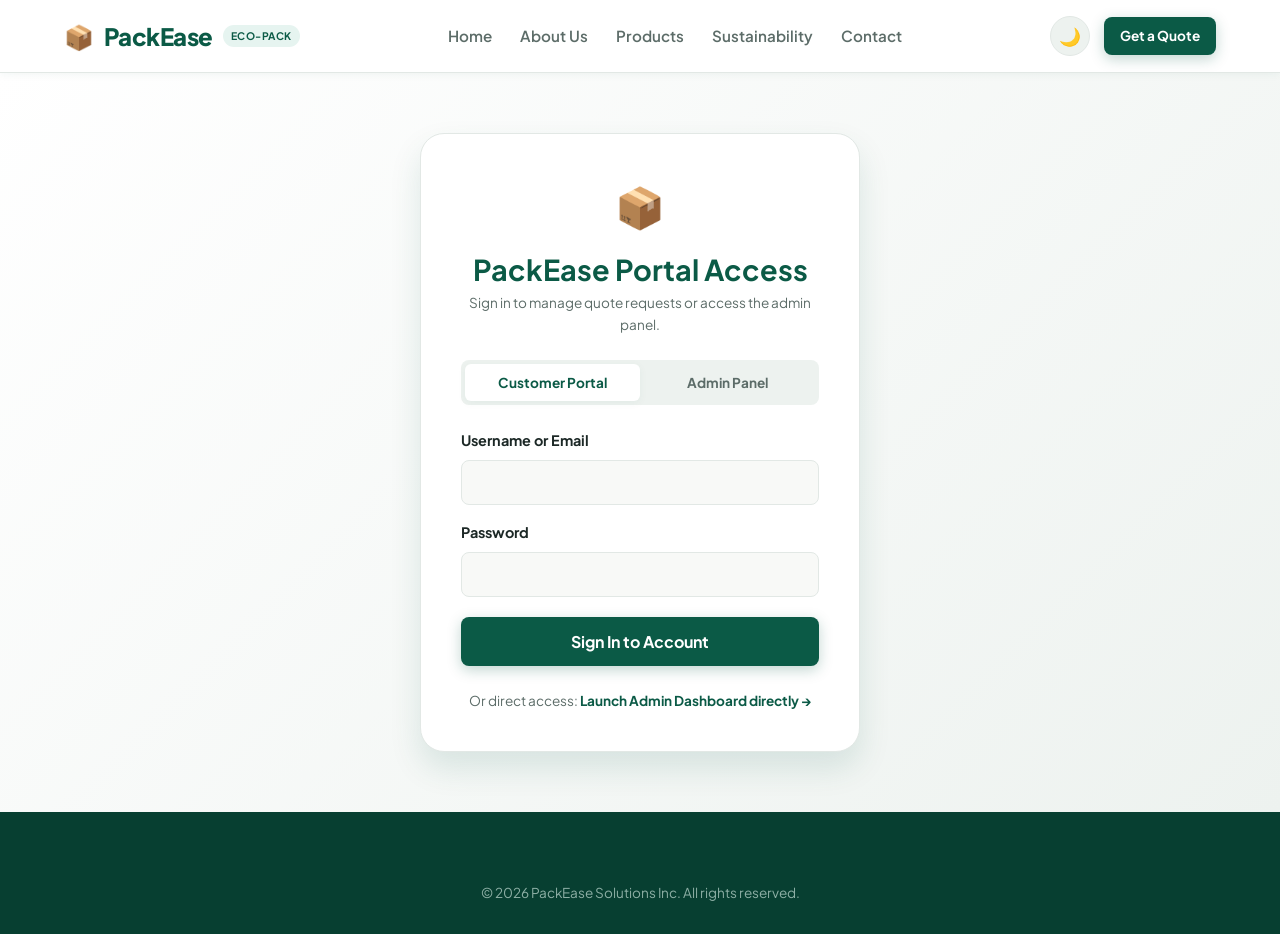
<file: login.html>
﻿<!DOCTYPE html>
<html lang="en">
<head>
  <meta charset="UTF-8">
  <meta name="viewport" content="width=device-width, initial-scale=1.0">
  <title>Login Portal - PackEase</title>
  <meta name="description" content="Access customer order history or log in to the PackEase Admin Panel.">
  <link rel="stylesheet" href="style.css">
  <style>
    body {
      min-height: 100vh;
      display: flex;
      flex-direction: column;
    }
    .login-container {
      flex-grow: 1;
      display: flex;
      align-items: center;
      justify-content: center;
      padding: 60px 20px;
      background: linear-gradient(135deg, var(--bg-surface) 0%, var(--bg-subtle) 100%);
    }
    .auth-card {
      background: var(--bg-surface);
      border: 1px solid var(--border-color);
      border-radius: var(--radius-lg);
      width: 100%;
      max-width: 440px;
      padding: 40px;
      box-shadow: var(--shadow-lg);
    }
    .role-tabs {
      display: flex;
      background: var(--bg-subtle);
      border-radius: var(--radius-sm);
      padding: 4px;
      margin-bottom: 24px;
    }
    .role-tab {
      flex: 1;
      text-align: center;
      padding: 10px;
      font-weight: 700;
      font-size: 0.85rem;
      border: none;
      background: none;
      cursor: pointer;
      border-radius: 6px;
      color: var(--text-muted);
      transition: var(--transition);
    }
    .role-tab.active {
      background: var(--bg-surface);
      color: var(--primary);
      box-shadow: var(--shadow-sm);
    }
    .demo-hint {
      background: var(--primary-subtle);
      border: 1px dashed var(--primary);
      border-radius: var(--radius-sm);
      padding: 12px;
      font-size: 0.8rem;
      color: var(--primary-dark);
      margin-bottom: 20px;
      text-align: center;
    }
  </style>
</head>
<body>

  <!-- Header -->
  <header class="header">
    <a href="index.html" class="logo">
      <span>📦</span> PackEase <span class="badge">Eco-Pack</span>
    </a>
    <nav>
      <ul>
        <li><a href="index.html">Home</a></li>
        <li><a href="about.html">About Us</a></li>
        <li><a href="products.html">Products</a></li>
        <li><a href="sustainability.html">Sustainability</a></li>
        <li><a href="contact.html">Contact</a></li>
      </ul>
    </nav>
    <div class="nav-actions">
      <button id="themeBtn" aria-label="Toggle Theme">🌙</button>
      <a href="contact.html" class="btn btn-primary btn-sm">Get a Quote</a>
    </div>
  </header>

  <!-- Login Main Content -->
  <div class="login-container">
    <div class="auth-card">
      <div style="text-align: center; margin-bottom: 24px;">
        <span style="font-size: 2.5rem; display: block; margin-bottom: 8px;">📦</span>
        <h2 style="font-size: 1.8rem; color: var(--primary);">PackEase Portal Access</h2>
        <p style="font-size: 0.85rem; color: var(--text-muted);">Sign in to manage quote requests or access the admin panel.</p>
      </div>

      <!-- Role Switcher Tabs -->
      <div class="role-tabs">
        <button class="role-tab active" id="tabCustomer" onclick="switchRole('customer')">Customer Portal</button>
        <button class="role-tab" id="tabAdmin" onclick="switchRole('admin')">Admin Panel</button>
      </div>

      <!-- Demo Account Hint -->
      <!-- <div class="demo-hint" id="demoHint">
        <strong>Demo Admin Credentials:</strong><br>
        Username: <code style="background: rgba(255,255,255,0.7); padding: 2px 6px; border-radius: 4px;">admin</code> | Password: <code style="background: rgba(255,255,255,0.7); padding: 2px 6px; border-radius: 4px;">1234</code>
      </div> -->

      <!-- Auth Form -->
      <form id="loginForm">
        <div class="form-group" style="margin-bottom: 16px;">
          <label for="loginUser">Username or Email</label>
          <input type="text" id="loginUser"  required>
        </div>

        <div class="form-group" style="margin-bottom: 20px;">
          <label for="loginPass">Password</label>
          <input type="password" id="loginPass"  required>
        </div>

        <button type="submit" class="btn btn-primary" style="width: 100%; font-size: 1rem; padding: 14px;">Sign In to Account</button>
      </form>

      <div style="text-align: center; margin-top: 24px; font-size: 0.85rem; color: var(--text-muted);">
        <span>Or direct access: </span>
        <a href="admin-dashboard.html" style="color: var(--primary); font-weight: 700; text-decoration: none;">Launch Admin Dashboard directly →</a>
      </div>
    </div>
  </div>

  <!-- Footer -->
  <footer>
    <div class="footer-bottom" style="border-top: none; padding-top: 0;">
      <p>© 2026 PackEase Solutions Inc. All rights reserved.</p>
    </div>
  </footer>

  <script src="main.js"></script>
  <script>
    let currentMode = 'customer';

    function switchRole(mode) {
      currentMode = mode;
      document.getElementById('tabCustomer').classList.toggle('active', mode === 'customer');
      document.getElementById('tabAdmin').classList.toggle('active', mode === 'admin');
      
      const userField = document.getElementById('loginUser');
      const passField = document.getElementById('loginPass');

      if (mode === 'admin') {
        userField.value = 'admin';
        passField.value = '1234';
      } else {
        userField.value = 'client@example.com';
        passField.value = 'password123';
      }
    }

    document.getElementById('loginForm').addEventListener('submit', (e) => {
      e.preventDefault();
      const u = document.getElementById('loginUser').value;
      const p = document.getElementById('loginPass').value;

      if (currentMode === 'admin' || u === 'admin') {
        if (p === '1234' || u === 'admin') {
          showToast('Admin Authentication Successful! Redirecting to dashboard...');
          setTimeout(() => {
            window.location.href = 'admin-dashboard.html';
          }, 1000);
        } else {
          alert('Invalid password! For demo admin, use password: 1234');
        }
      } else {
        showToast('Customer Login Successful! Welcome back.');
        setTimeout(() => {
          window.location.href = 'index.html';
        }, 1000);
      }
    });
  </script>
</body>
</html>
</file>
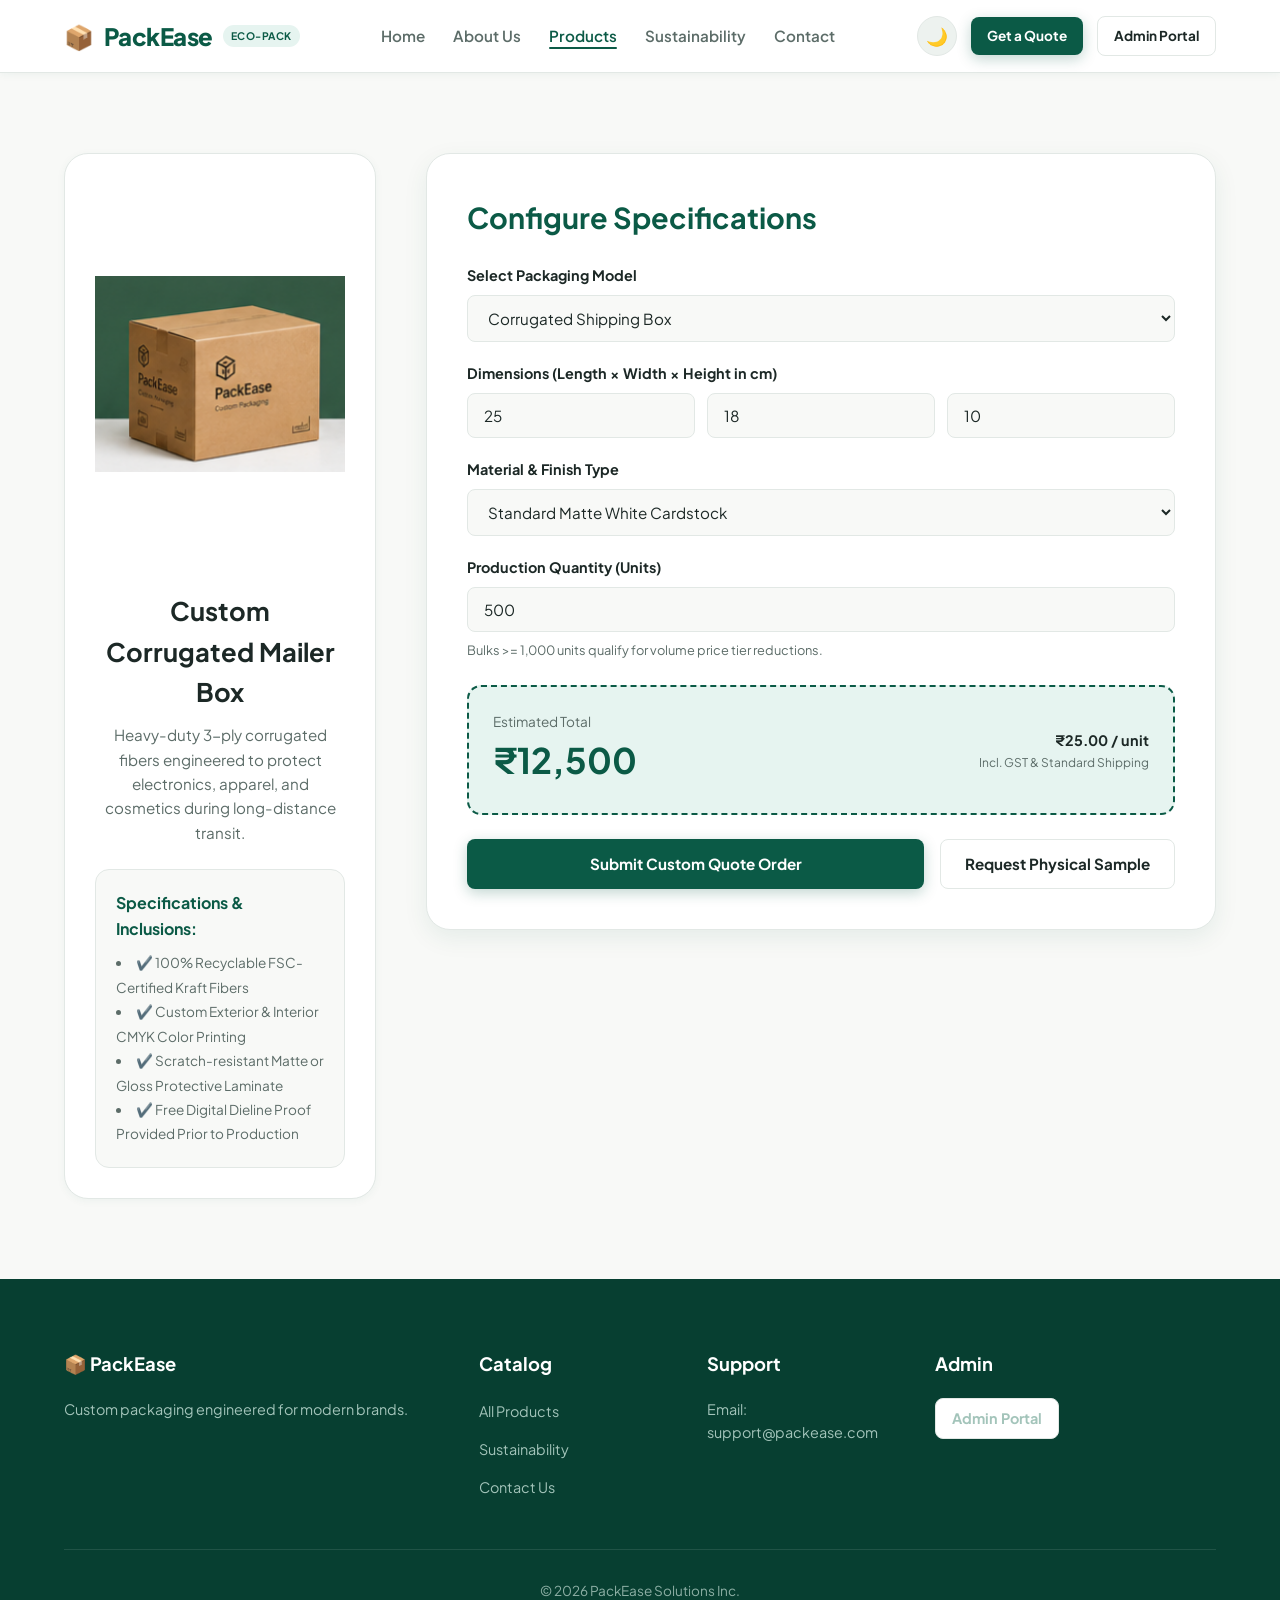
<file: product-detail.html>
﻿<!DOCTYPE html>
<html lang="en">
<head>
  <meta charset="UTF-8">
  <meta name="viewport" content="width=device-width, initial-scale=1.0">
  <title>Product Configurator & Detail - PackEase</title>
  <meta name="description" content="Customize packaging size, material, coating, print finish, and quantity for instant bulk pricing.">
  <link rel="stylesheet" href="style.css">
  <style>
    .config-grid {
      display: grid;
      grid-template-columns: 1fr 1.2fr;
      gap: 50px;
      align-items: start;
    }
    .gallery-preview {
      background: var(--bg-surface);
      border: 1px solid var(--border-color);
      border-radius: var(--radius-lg);
      padding: 30px;
      text-align: center;
      box-shadow: var(--shadow-sm);
    }
    .gallery-preview img {
      max-width: 100%;
      height: 380px;
      object-fit: contain;
      border-radius: var(--radius-md);
    }
    .config-panel {
      background: var(--bg-surface);
      border: 1px solid var(--border-color);
      border-radius: var(--radius-lg);
      padding: 40px;
      box-shadow: var(--shadow-md);
    }
    .size-inputs {
      display: grid;
      grid-template-columns: 1fr 1fr 1fr;
      gap: 12px;
    }
    .price-breakdown-card {
      background: var(--primary-subtle);
      border: 2px dashed var(--primary);
      border-radius: var(--radius-md);
      padding: 24px;
      margin-top: 24px;
      display: flex;
      justify-content: space-between;
      align-items: center;
    }
    @media (max-width: 900px) {
      .config-grid {
        grid-template-columns: 1fr;
      }
    }
  </style>
</head>
<body>

  <!-- Header -->
  <header class="header">
    <a href="index.html" class="logo">
      <span>📦</span> PackEase <span class="badge">Eco-Pack</span>
    </a>
    <nav>
      <ul>
        <li><a href="index.html">Home</a></li>
        <li><a href="about.html">About Us</a></li>
        <li><a href="products.html" class="active">Products</a></li>
        <li><a href="sustainability.html">Sustainability</a></li>
        <li><a href="contact.html">Contact</a></li>
      </ul>
    </nav>
    <div class="nav-actions">
      <button id="themeBtn" aria-label="Toggle Theme">🌙</button>
      <a href="contact.html" class="btn btn-primary btn-sm">Get a Quote</a>
      <a href="login.html" class="btn btn-secondary btn-sm">Admin Portal</a>
    </div>
  </header>

  <!-- Product Customizer Section -->
  <section class="section">
    <div class="config-grid">
      
      <!-- Left: Image Preview & Highlights -->
      <div class="gallery-preview">
        <img id="detailImg" src="corrugated.png" alt="Packaging Box Preview">
        <h3 id="detailTitle" style="font-size: 1.6rem; margin: 20px 0 10px 0;">Custom Corrugated Mailer Box</h3>
        <p id="detailDesc" style="color: var(--text-muted); font-size: 0.95rem; margin-bottom: 24px;">Heavy-duty 3-ply corrugated fibers engineered to protect electronics, apparel, and cosmetics during long-distance transit.</p>
        
        <div style="text-align: left; background: var(--bg-main); padding: 20px; border-radius: var(--radius-md); border: 1px solid var(--border-color);">
          <strong style="display: block; margin-bottom: 10px; color: var(--primary);">Specifications & Inclusions:</strong>
          <ul style="line-height: 1.8; font-size: 0.85rem; color: var(--text-muted); list-style-position: inside;">
            <li>✔️ 100% Recyclable FSC-Certified Kraft Fibers</li>
            <li>✔️ Custom Exterior & Interior CMYK Color Printing</li>
            <li>✔️ Scratch-resistant Matte or Gloss Protective Laminate</li>
            <li>✔️ Free Digital Dieline Proof Provided Prior to Production</li>
          </ul>
        </div>
      </div>

      <!-- Right: Interactive Configurator Controls -->
      <div class="config-panel">
        <h2 style="font-size: 1.8rem; margin-bottom: 24px; color: var(--primary);">Configure Specifications</h2>
        
        <form id="configForm">
          
          <!-- Box Type Selector -->
          <div class="form-group" style="margin-bottom: 20px;">
            <label for="detailBoxType">Select Packaging Model</label>
            <select id="detailBoxType">
              <option value="corrugated" selected>Corrugated Shipping Box</option>
              <option value="paperbag">Eco Kraft Paper Bag</option>
              <option value="cosmetic">Cosmetic Folding Carton</option>
              <option value="rigid">Luxury Magnetic Rigid Box</option>
              <option value="flexible">Stand-Up Barrier Pouch</option>
              <option value="labels">Custom Roll Labels</option>
            </select>
          </div>

          <!-- Dimensions Input -->
          <div class="form-group" style="margin-bottom: 20px;">
            <label>Dimensions (Length × Width × Height in cm)</label>
            <div class="size-inputs">
              <input type="number" id="dimL" value="25" placeholder="L (cm)" min="5" required>
              <input type="number" id="dimW" value="18" placeholder="W (cm)" min="5" required>
              <input type="number" id="dimH" value="10" placeholder="H (cm)" min="5" required>
            </div>
          </div>

          <!-- Material Selection -->
          <div class="form-group" style="margin-bottom: 20px;">
            <label for="detailMaterial">Material & Finish Type</label>
            <select id="detailMaterial">
              <option value="standard">Standard Matte White Cardstock</option>
              <option value="kraft">Eco Brown Natural Kraft Paper</option>
              <option value="recycled">100% Post-Consumer Recycled Board</option>
              <option value="luxury">Soft-Touch Velvet with Gold Foil Stamping</option>
            </select>
          </div>

          <!-- Quantity Tier Input -->
          <div class="form-group" style="margin-bottom: 20px;">
            <label for="detailQty">Production Quantity (Units)</label>
            <input type="number" id="detailQty" value="500" min="50" step="50" required>
            <span style="font-size: 0.8rem; color: var(--text-muted);">Bulks >= 1,000 units qualify for volume price tier reductions.</span>
          </div>

          <!-- Price Display -->
          <div class="price-breakdown-card">
            <div>
              <span style="font-size: 0.85rem; color: var(--text-muted); display: block;">Estimated Total</span>
              <strong id="detailTotal" style="font-size: 2.2rem; color: var(--primary);">₹12,500</strong>
            </div>
            <div style="text-align: right;">
              <span id="detailUnit" style="font-size: 0.9rem; font-weight: 700; color: var(--text-main);">₹25.00 / unit</span>
              <span style="display: block; font-size: 0.75rem; color: var(--text-muted);">Incl. GST & Standard Shipping</span>
            </div>
          </div>

          <div style="display: flex; gap: 16px; margin-top: 24px;">
            <button type="submit" class="btn btn-primary" style="flex: 1;">Submit Custom Quote Order</button>
            <a href="contact.html" class="btn btn-secondary">Request Physical Sample</a>
          </div>

        </form>
      </div>

    </div>
  </section>

  <!-- Footer -->
  <footer>
    <div class="footer-grid">
      <div class="footer-col">
        <h3>📦 PackEase</h3>
        <p>Custom packaging engineered for modern brands.</p>
      </div>
      <div class="footer-col">
        <h3>Catalog</h3>
        <ul>
          <li><a href="products.html">All Products</a></li>
          <li><a href="sustainability.html">Sustainability</a></li>
          <li><a href="contact.html">Contact Us</a></li>
        </ul>
      </div>
      <div class="footer-col">
        <h3>Support</h3>
        <p>Email: support@packease.com</p>
      </div>
      <div class="footer-col">
        <h3>Admin</h3>
        <a href="login.html" class="btn btn-secondary btn-sm">Admin Portal</a>
      </div>
    </div>
    <div class="footer-bottom">
      <p>© 2026 PackEase Solutions Inc.</p>
    </div>
  </footer>

  <script src="main.js"></script>
  <script>
    // Product Configurator URL Parameter & Price Sync
    document.addEventListener('DOMContentLoaded', () => {
      const urlParams = new URLSearchParams(window.location.search);
      const type = urlParams.get('type');
      const boxSelect = document.getElementById('detailBoxType');
      
      if (type && boxSelect) {
        boxSelect.value = type;
        updateProductView(type);
      }

      boxSelect.addEventListener('change', (e) => {
        updateProductView(e.target.value);
      });

      function updateProductView(selectedType) {
        const detailImg = document.getElementById('detailImg');
        const detailTitle = document.getElementById('detailTitle');
        const detailDesc = document.getElementById('detailDesc');

        const productDetails = {
          'corrugated': {
            img: 'corrugated.png',
            title: 'Custom Corrugated Mailer Box',
            desc: 'Heavy-duty 3-ply corrugated fibers engineered to protect electronics, apparel, and cosmetics during transit.'
          },
          'paperbag': {
            img: 'paperbag.png',
            title: 'Eco Kraft Paper Bag',
            desc: '100% Recyclable twisted-handle kraft bags crafted for eco-conscious retail stores and boutique outlets.'
          },
          'cosmetic': {
            img: 'cosmetic.png',
            title: 'Luxury Cosmetic Packaging Box',
            desc: 'High-definition printed SBS carton with gold foil embossing, engineered for premium beauty products.'
          },
          'rigid': {
            img: 'rigid.png',
            title: 'Magnetic Closure Rigid Gift Box',
            desc: 'Ultra-sturdy 1200 GSM grayboard presentation box with magnetic flip-top closure and custom foam inserts.'
          },
          'flexible': {
            img: 'flexible.png',
            title: 'Stand-Up Barrier Pouch',
            desc: 'Resealable ziplock barrier pouch crafted for food safety, preserving aroma and moisture protection.'
          },
          'labels': {
            img: 'labels.png',
            title: 'Custom Roll Labels & Stickers',
            desc: 'Vibrant CMYK die-cut vinyl and paper labels provided on rolls for automated container application.'
          }
        };

        const item = productDetails[selectedType] || productDetails['corrugated'];
        detailImg.src = item.img;
        detailTitle.textContent = item.title;
        detailDesc.textContent = item.desc;
      }

      // Calculation sync
      const qtyInput = document.getElementById('detailQty');
      const matInput = document.getElementById('detailMaterial');
      const detailTotal = document.getElementById('detailTotal');
      const detailUnit = document.getElementById('detailUnit');

      function recalcDetail() {
        const selType = boxSelect.value;
        const qty = parseInt(qtyInput.value) || 500;
        const mat = matInput.value;

        const basePrices = { corrugated: 25, paperbag: 15, cosmetic: 45, rigid: 120, flexible: 12, labels: 5 };
        const mults = { standard: 1.0, kraft: 1.1, recycled: 1.25, luxury: 1.5 };

        let unit = (basePrices[selType] || 20) * (mults[mat] || 1.0);
        if (qty >= 2500) unit *= 0.7;
        else if (qty >= 1000) unit *= 0.85;

        const total = (unit * qty).toLocaleString('en-IN');
        detailTotal.textContent = `₹${total}`;
        detailUnit.textContent = `₹${unit.toFixed(2)} / unit`;
      }

      boxSelect.addEventListener('change', recalcDetail);
      qtyInput.addEventListener('input', recalcDetail);
      matInput.addEventListener('change', recalcDetail);
      recalcDetail();

      const configForm = document.getElementById('configForm');
      configForm.addEventListener('submit', (e) => {
        e.preventDefault();
        showToast('Your custom quote config has been submitted! Our team will send digital dieline proofs shortly.');
      });
    });
  </script>
</body>
</html>
</file>
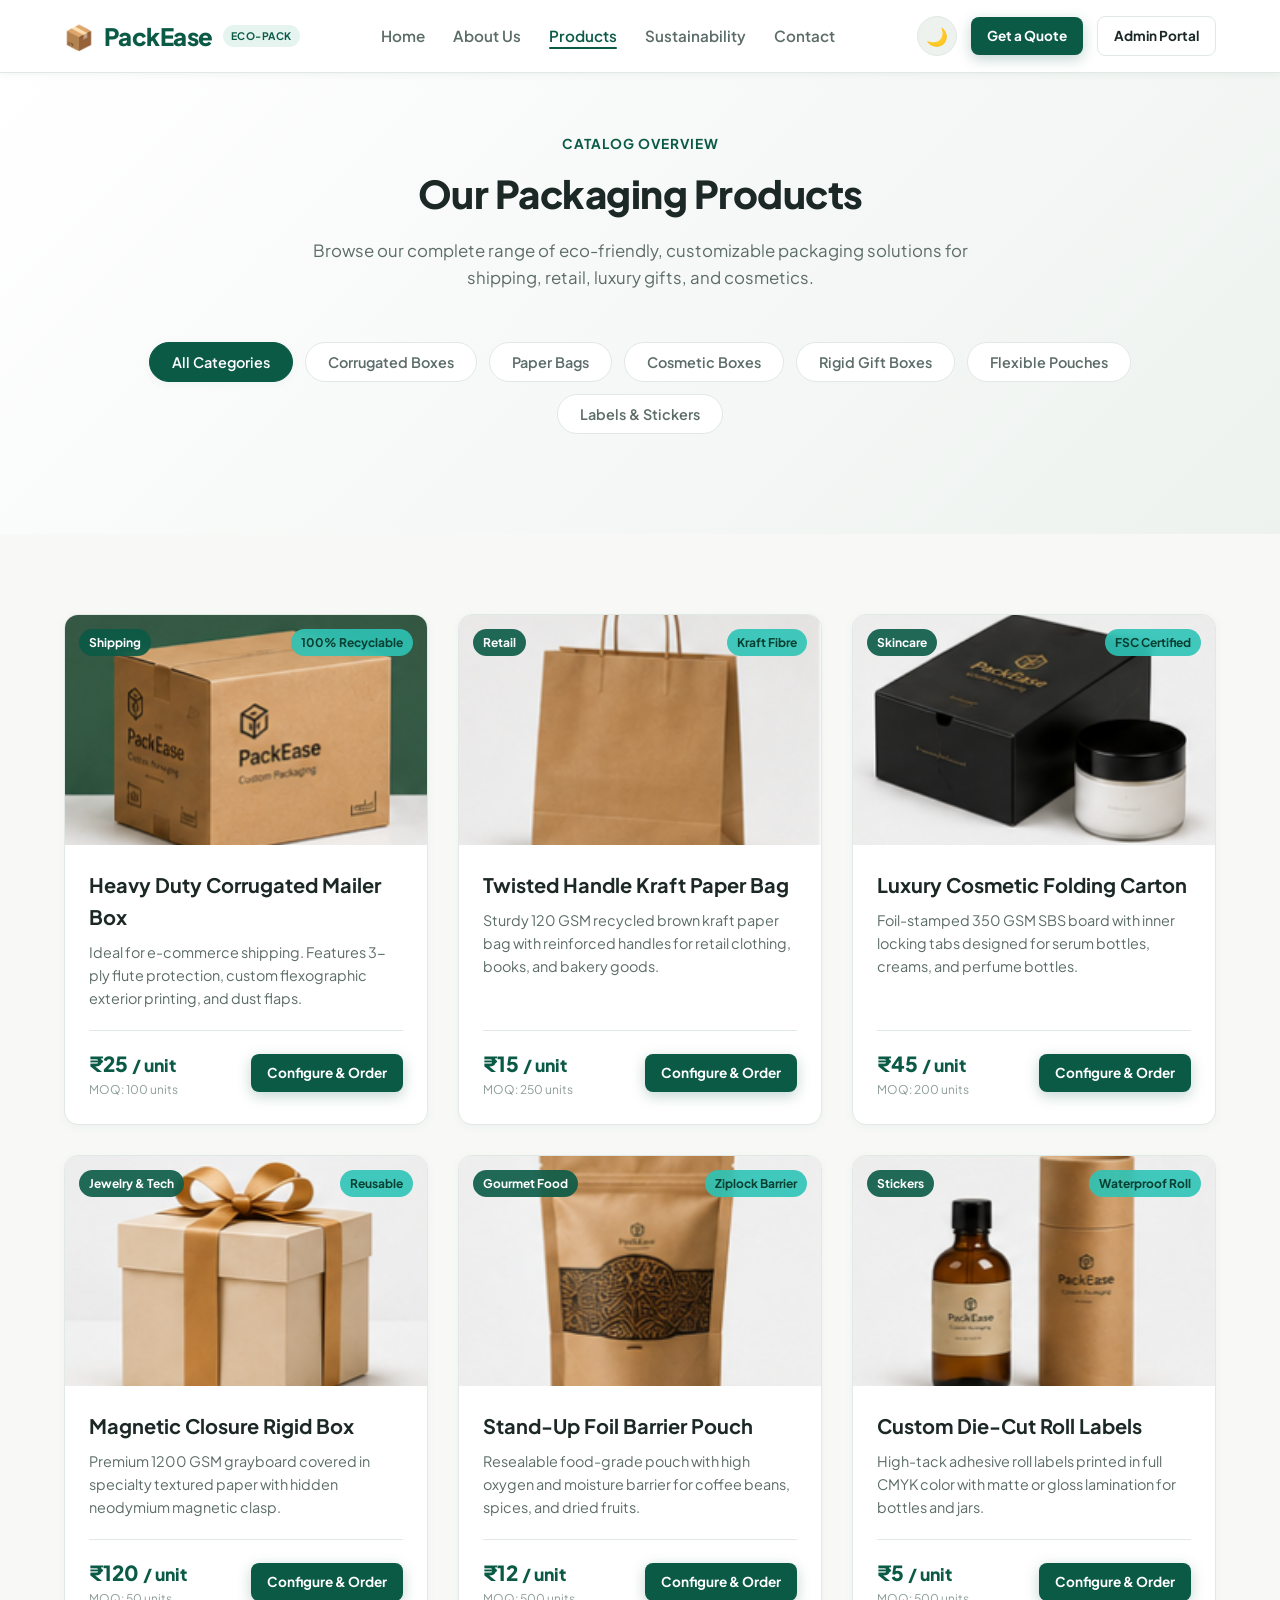
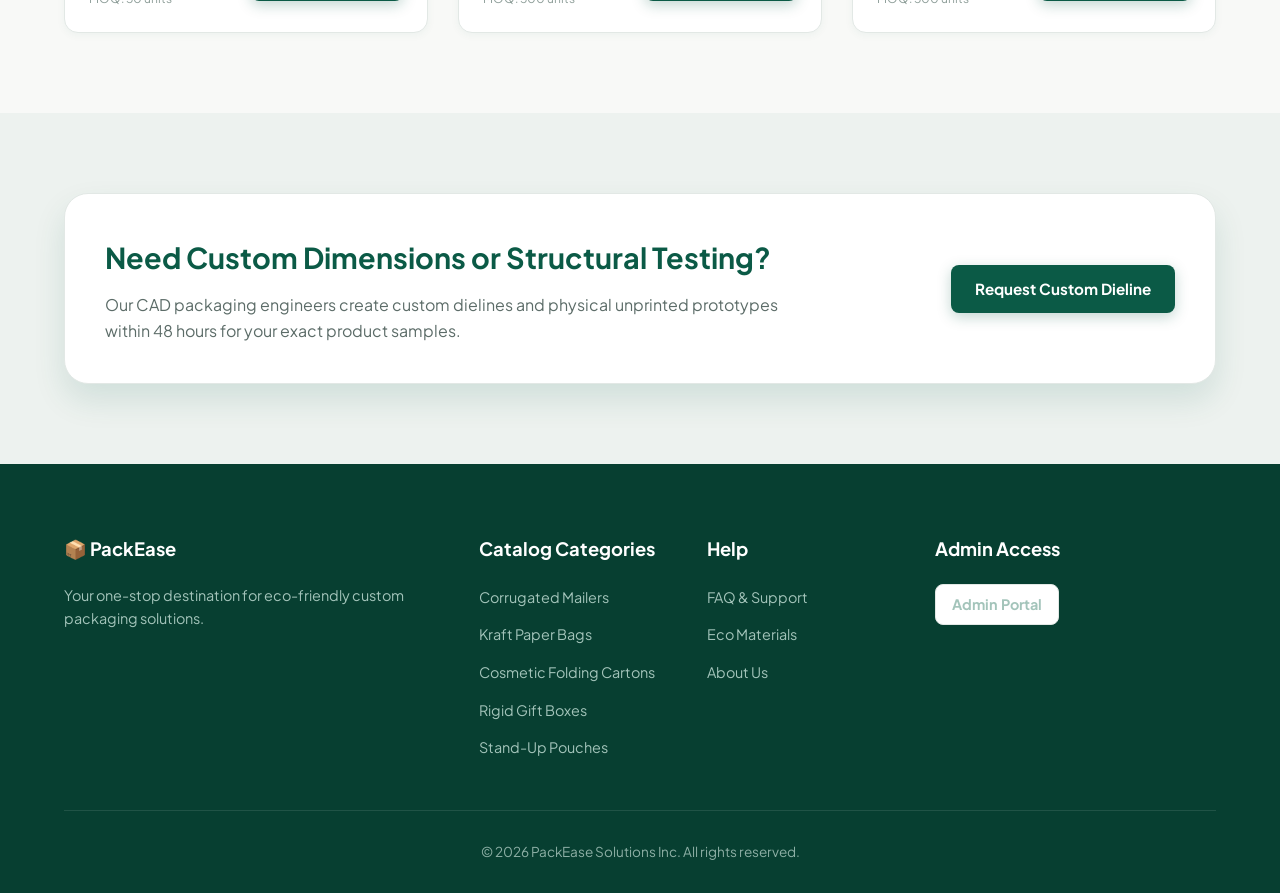
<file: products.html>
﻿<!DOCTYPE html>
<html lang="en">
<head>
  <meta charset="UTF-8">
  <meta name="viewport" content="width=device-width, initial-scale=1.0">
  <title>Packaging Catalog - PackEase</title>
  <meta name="description" content="Explore custom corrugated boxes, paper bags, cosmetic packaging, rigid gift boxes, flexible pouches, and branded labels.">
  <link rel="stylesheet" href="style.css">
</head>
<body>

  <!-- Header -->
  <header class="header">
    <a href="index.html" class="logo">
      <span>📦</span> PackEase <span class="badge">Eco-Pack</span>
    </a>
    <nav>
      <ul>
        <li><a href="index.html">Home</a></li>
        <li><a href="about.html">About Us</a></li>
        <li><a href="products.html" class="active">Products</a></li>
        <li><a href="sustainability.html">Sustainability</a></li>
        <li><a href="contact.html">Contact</a></li>
      </ul>
    </nav>
    <div class="nav-actions">
      <button id="themeBtn" aria-label="Toggle Theme">🌙</button>
      <a href="contact.html" class="btn btn-primary btn-sm">Get a Quote</a>
      <a href="login.html" class="btn btn-secondary btn-sm">Admin Portal</a>
    </div>
  </header>

  <!-- Page Header -->
  <section class="section" style="background: linear-gradient(135deg, var(--bg-surface) 0%, var(--bg-subtle) 100%); padding: 60px 5%;">
    <div class="section-header">
      <span class="section-subtitle">Catalog Overview</span>
      <h2>Our Packaging Products</h2>
      <p>Browse our complete range of eco-friendly, customizable packaging solutions for shipping, retail, luxury gifts, and cosmetics.</p>
    </div>

    <!-- Search & Filter Controls -->
    <div class="filter-tabs">
      <button class="tab-btn active" data-filter="all">All Categories</button>
      <button class="tab-btn" data-filter="corrugated">Corrugated Boxes</button>
      <button class="tab-btn" data-filter="paperbag">Paper Bags</button>
      <button class="tab-btn" data-filter="cosmetic">Cosmetic Boxes</button>
      <button class="tab-btn" data-filter="rigid">Rigid Gift Boxes</button>
      <button class="tab-btn" data-filter="flexible">Flexible Pouches</button>
      <button class="tab-btn" data-filter="labels">Labels & Stickers</button>
    </div>
  </section>

  <!-- Products Grid -->
  <section class="section">
    <div class="grid-3" id="productsGrid">
      
      <!-- Product 1 -->
      <div class="product-card" data-category="corrugated">
        <div class="product-thumb">
          <img src="corrugated.png" alt="Corrugated Box">
          <span class="tag-badge">Shipping</span>
          <span class="eco-badge">100% Recyclable</span>
        </div>
        <div class="product-info">
          <h3>Heavy Duty Corrugated Mailer Box</h3>
          <p>Ideal for e-commerce shipping. Features 3-ply flute protection, custom flexographic exterior printing, and dust flaps.</p>
          <div class="product-meta">
            <div class="product-price">
              <span class="price-val">₹25 <small>/ unit</small></span>
              <span class="moq-label">MOQ: 100 units</span>
            </div>
            <a href="product-detail.html?type=corrugated" class="btn btn-primary btn-sm">Configure & Order</a>
          </div>
        </div>
      </div>

      <!-- Product 2 -->
      <div class="product-card" data-category="paperbag">
        <div class="product-thumb">
          <img src="paperbag.png" alt="Paper Bag">
          <span class="tag-badge">Retail</span>
          <span class="eco-badge">Kraft Fibre</span>
        </div>
        <div class="product-info">
          <h3>Twisted Handle Kraft Paper Bag</h3>
          <p>Sturdy 120 GSM recycled brown kraft paper bag with reinforced handles for retail clothing, books, and bakery goods.</p>
          <div class="product-meta">
            <div class="product-price">
              <span class="price-val">₹15 <small>/ unit</small></span>
              <span class="moq-label">MOQ: 250 units</span>
            </div>
            <a href="product-detail.html?type=paperbag" class="btn btn-primary btn-sm">Configure & Order</a>
          </div>
        </div>
      </div>

      <!-- Product 3 -->
      <div class="product-card" data-category="cosmetic">
        <div class="product-thumb">
          <img src="cosmetic.png" alt="Cosmetic Packaging">
          <span class="tag-badge">Skincare</span>
          <span class="eco-badge">FSC Certified</span>
        </div>
        <div class="product-info">
          <h3>Luxury Cosmetic Folding Carton</h3>
          <p>Foil-stamped 350 GSM SBS board with inner locking tabs designed for serum bottles, creams, and perfume bottles.</p>
          <div class="product-meta">
            <div class="product-price">
              <span class="price-val">₹45 <small>/ unit</small></span>
              <span class="moq-label">MOQ: 200 units</span>
            </div>
            <a href="product-detail.html?type=cosmetic" class="btn btn-primary btn-sm">Configure & Order</a>
          </div>
        </div>
      </div>

      <!-- Product 4 -->
      <div class="product-card" data-category="rigid">
        <div class="product-thumb">
          <img src="rigid.png" alt="Rigid Box">
          <span class="tag-badge">Jewelry & Tech</span>
          <span class="eco-badge">Reusable</span>
        </div>
        <div class="product-info">
          <h3>Magnetic Closure Rigid Box</h3>
          <p>Premium 1200 GSM grayboard covered in specialty textured paper with hidden neodymium magnetic clasp.</p>
          <div class="product-meta">
            <div class="product-price">
              <span class="price-val">₹120 <small>/ unit</small></span>
              <span class="moq-label">MOQ: 50 units</span>
            </div>
            <a href="product-detail.html?type=rigid" class="btn btn-primary btn-sm">Configure & Order</a>
          </div>
        </div>
      </div>

      <!-- Product 5 -->
      <div class="product-card" data-category="flexible">
        <div class="product-thumb">
          <img src="flexible.png" alt="Flexible Pouch">
          <span class="tag-badge">Gourmet Food</span>
          <span class="eco-badge">Ziplock Barrier</span>
        </div>
        <div class="product-info">
          <h3>Stand-Up Foil Barrier Pouch</h3>
          <p>Resealable food-grade pouch with high oxygen and moisture barrier for coffee beans, spices, and dried fruits.</p>
          <div class="product-meta">
            <div class="product-price">
              <span class="price-val">₹12 <small>/ unit</small></span>
              <span class="moq-label">MOQ: 500 units</span>
            </div>
            <a href="product-detail.html?type=flexible" class="btn btn-primary btn-sm">Configure & Order</a>
          </div>
        </div>
      </div>

      <!-- Product 6 -->
      <div class="product-card" data-category="labels">
        <div class="product-thumb">
          <img src="labels.png" alt="Custom Stickers">
          <span class="tag-badge">Stickers</span>
          <span class="eco-badge">Waterproof Roll</span>
        </div>
        <div class="product-info">
          <h3>Custom Die-Cut Roll Labels</h3>
          <p>High-tack adhesive roll labels printed in full CMYK color with matte or gloss lamination for bottles and jars.</p>
          <div class="product-meta">
            <div class="product-price">
              <span class="price-val">₹5 <small>/ unit</small></span>
              <span class="moq-label">MOQ: 500 units</span>
            </div>
            <a href="product-detail.html?type=labels" class="btn btn-primary btn-sm">Configure & Order</a>
          </div>
        </div>
      </div>

    </div>
  </section>

  <!-- Spec Request Banner -->
  <section class="section" style="background: var(--bg-subtle);">
    <div class="quote-widget" style="grid-template-columns: 2fr 1fr;">
      <div>
        <h3 style="font-size: 1.8rem; margin-bottom: 12px; color: var(--primary);">Need Custom Dimensions or Structural Testing?</h3>
        <p style="color: var(--text-muted);">Our CAD packaging engineers create custom dielines and physical unprinted prototypes within 48 hours for your exact product samples.</p>
      </div>
      <div style="text-align: right;">
        <a href="contact.html" class="btn btn-primary">Request Custom Dieline</a>
      </div>
    </div>
  </section>

  <!-- Footer -->
  <footer>
    <div class="footer-grid">
      <div class="footer-col">
        <h3>📦 PackEase</h3>
        <p>Your one-stop destination for eco-friendly custom packaging solutions.</p>
      </div>
      <div class="footer-col">
        <h3>Catalog Categories</h3>
        <ul>
          <li><a href="products.html">Corrugated Mailers</a></li>
          <li><a href="products.html">Kraft Paper Bags</a></li>
          <li><a href="products.html">Cosmetic Folding Cartons</a></li>
          <li><a href="products.html">Rigid Gift Boxes</a></li>
          <li><a href="products.html">Stand-Up Pouches</a></li>
        </ul>
      </div>
      <div class="footer-col">
        <h3>Help</h3>
        <ul>
          <li><a href="contact.html">FAQ & Support</a></li>
          <li><a href="sustainability.html">Eco Materials</a></li>
          <li><a href="about.html">About Us</a></li>
        </ul>
      </div>
      <div class="footer-col">
        <h3>Admin Access</h3>
        <a href="login.html" class="btn btn-secondary btn-sm">Admin Portal</a>
      </div>
    </div>
    <div class="footer-bottom">
      <p>© 2026 PackEase Solutions Inc. All rights reserved.</p>
    </div>
  </footer>

  <script src="main.js"></script>
</body>
</html>
</file>
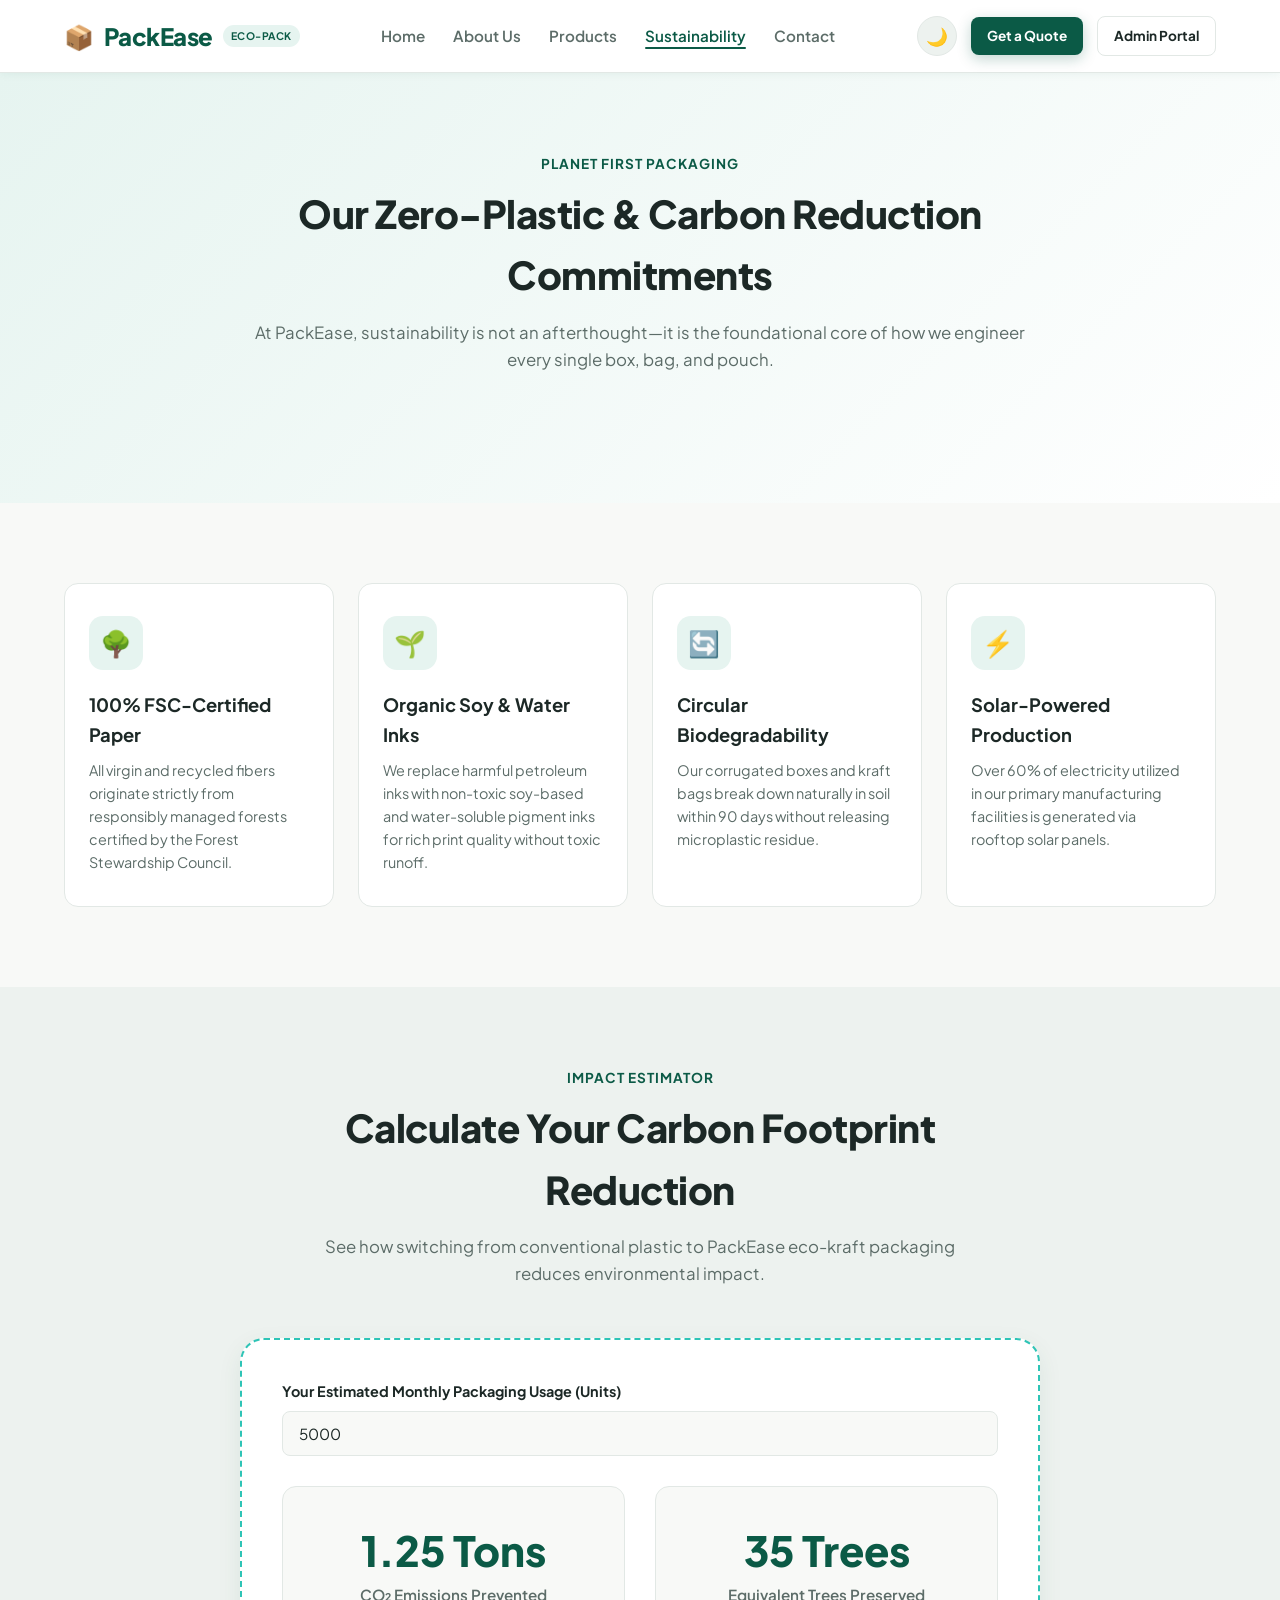
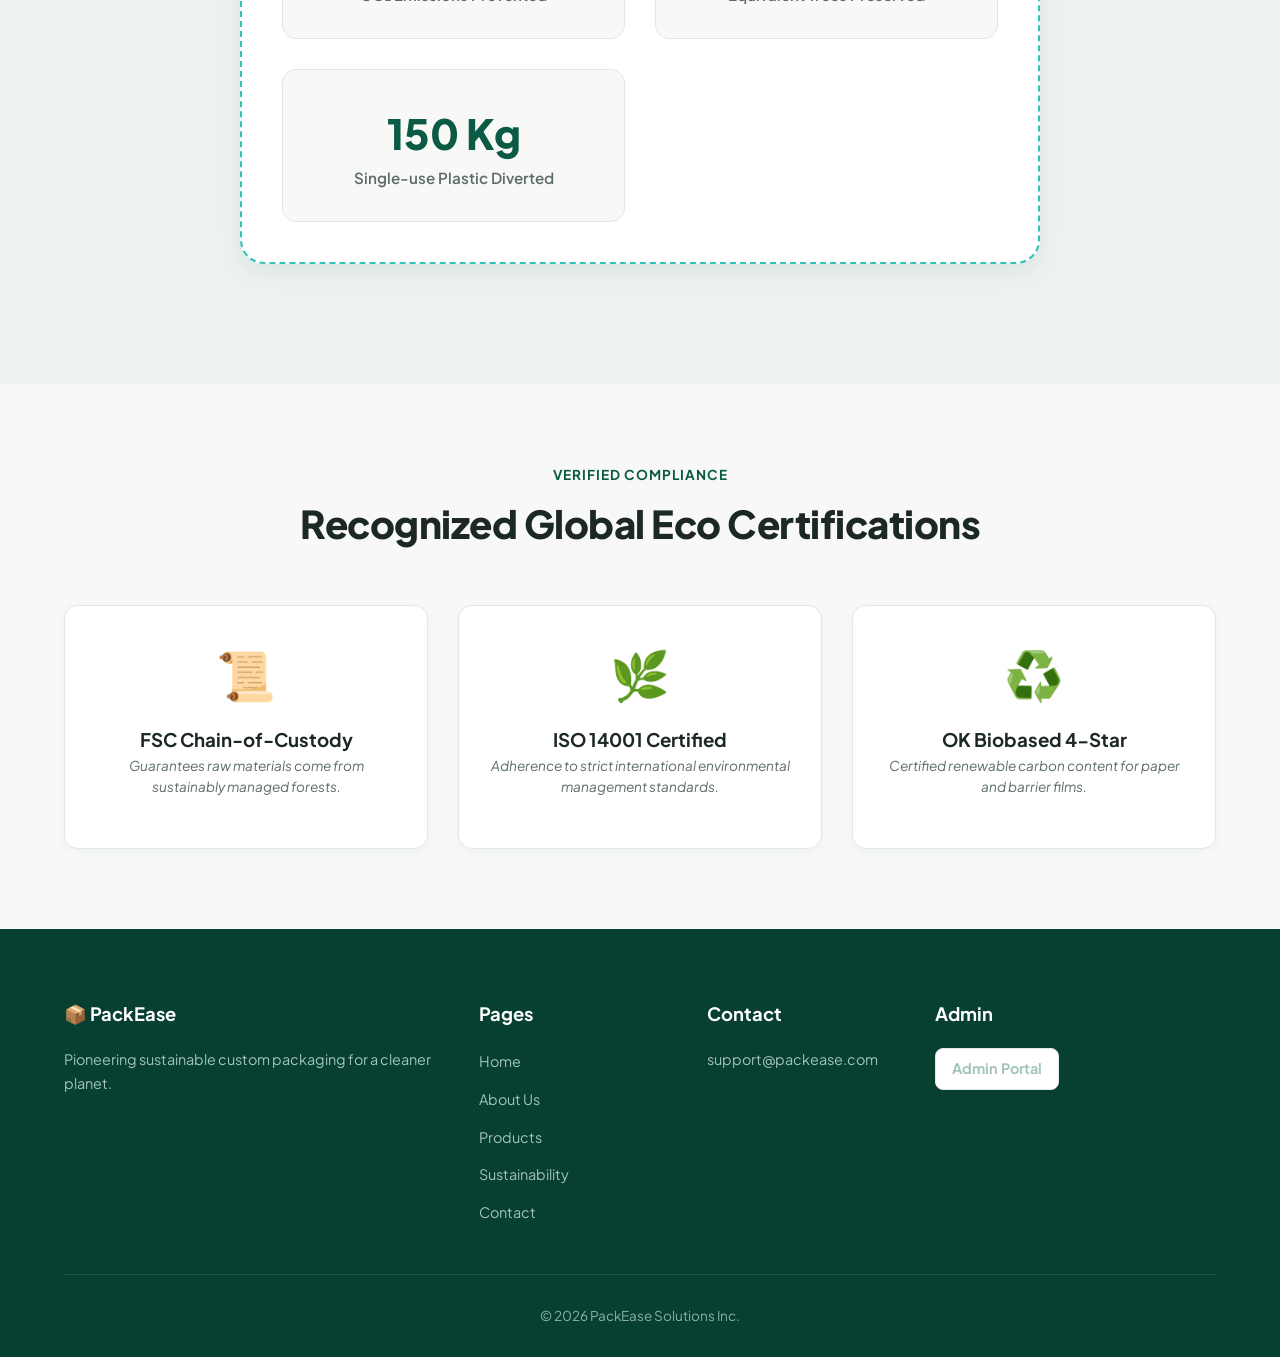
<file: sustainability.html>
﻿<!DOCTYPE html>
<html lang="en">
<head>
  <meta charset="UTF-8">
  <meta name="viewport" content="width=device-width, initial-scale=1.0">
  <title>Sustainability - PackEase</title>
  <meta name="description" content="Discover PackEase's commitment to 100% recyclable, biodegradable materials and eco-friendly packaging processes.">
  <link rel="stylesheet" href="style.css">
  <style>
    .eco-calc-card {
      background: var(--bg-surface);
      border: 2px dashed var(--accent);
      border-radius: var(--radius-lg);
      padding: 40px;
      margin: 40px auto;
      max-width: 800px;
      box-shadow: var(--shadow-md);
    }
    .eco-stat-val {
      font-size: 2.6rem;
      font-weight: 800;
      color: var(--primary);
    }
  </style>
</head>
<body>

  <!-- Header -->
  <header class="header">
    <a href="index.html" class="logo">
      <span>📦</span> PackEase <span class="badge">Eco-Pack</span>
    </a>
    <nav>
      <ul>
        <li><a href="index.html">Home</a></li>
        <li><a href="about.html">About Us</a></li>
        <li><a href="products.html">Products</a></li>
        <li><a href="sustainability.html" class="active">Sustainability</a></li>
        <li><a href="contact.html">Contact</a></li>
      </ul>
    </nav>
    <div class="nav-actions">
      <button id="themeBtn" aria-label="Toggle Theme">🌙</button>
      <a href="contact.html" class="btn btn-primary btn-sm">Get a Quote</a>
      <a href="login.html" class="btn btn-secondary btn-sm">Admin Portal</a>
    </div>
  </header>

  <!-- Hero Header -->
  <section class="section" style="background: linear-gradient(135deg, #e6f4f0 0%, var(--bg-surface) 100%);">
    <div class="section-header" style="max-width: 800px;">
      <span class="section-subtitle">Planet First Packaging</span>
      <h2>Our Zero-Plastic & Carbon Reduction Commitments</h2>
      <p>At PackEase, sustainability is not an afterthought—it is the foundational core of how we engineer every single box, bag, and pouch.</p>
    </div>
  </section>

  <!-- Sustainability Features Grid -->
  <section class="section">
    <div class="features-grid">
      <div class="feature-box">
        <div class="feature-icon">🌳</div>
        <h3>100% FSC-Certified Paper</h3>
        <p>All virgin and recycled fibers originate strictly from responsibly managed forests certified by the Forest Stewardship Council.</p>
      </div>

      <div class="feature-box">
        <div class="feature-icon">🌱</div>
        <h3>Organic Soy & Water Inks</h3>
        <p>We replace harmful petroleum inks with non-toxic soy-based and water-soluble pigment inks for rich print quality without toxic runoff.</p>
      </div>

      <div class="feature-box">
        <div class="feature-icon">🔄</div>
        <h3>Circular Biodegradability</h3>
        <p>Our corrugated boxes and kraft bags break down naturally in soil within 90 days without releasing microplastic residue.</p>
      </div>

      <div class="feature-box">
        <div class="feature-icon">⚡</div>
        <h3>Solar-Powered Production</h3>
        <p>Over 60% of electricity utilized in our primary manufacturing facilities is generated via rooftop solar panels.</p>
      </div>
    </div>
  </section>

  <!-- Interactive Eco Savings Impact Calculator -->
  <section class="section" style="background: var(--bg-subtle);">
    <div class="section-header">
      <span class="section-subtitle">Impact Estimator</span>
      <h2>Calculate Your Carbon Footprint Reduction</h2>
      <p>See how switching from conventional plastic to PackEase eco-kraft packaging reduces environmental impact.</p>
    </div>

    <div class="eco-calc-card">
      <div class="form-group" style="margin-bottom: 24px;">
        <label for="ecoMonthlyUnits">Your Estimated Monthly Packaging Usage (Units)</label>
        <input type="number" id="ecoMonthlyUnits" value="5000" min="100" step="500">
      </div>

      <div class="grid-3" style="margin-top: 30px; text-align: center;">
        <div class="stat-card">
          <div class="eco-stat-val" id="co2Saved">1.25 Tons</div>
          <p>CO₂ Emissions Prevented</p>
        </div>

        <div class="stat-card">
          <div class="eco-stat-val" id="treesSaved">35 Trees</div>
          <p>Equivalent Trees Preserved</p>
        </div>

        <div class="stat-card">
          <div class="eco-stat-val" id="plasticDiverted">150 Kg</div>
          <p>Single-use Plastic Diverted</p>
        </div>
      </div>
    </div>
  </section>

  <!-- Certifications Grid -->
  <section class="section">
    <div class="section-header">
      <span class="section-subtitle">Verified Compliance</span>
      <h2>Recognized Global Eco Certifications</h2>
    </div>

    <div class="grid-3" style="grid-template-columns: repeat(auto-fit, minmax(200px, 1fr)); text-align: center;">
      <div class="testimonial-card">
        <div style="font-size: 3rem; margin-bottom: 12px;">📜</div>
        <h3>FSC Chain-of-Custody</h3>
        <p style="font-size: 0.85rem; color: var(--text-muted);">Guarantees raw materials come from sustainably managed forests.</p>
      </div>

      <div class="testimonial-card">
        <div style="font-size: 3rem; margin-bottom: 12px;">🌿</div>
        <h3>ISO 14001 Certified</h3>
        <p style="font-size: 0.85rem; color: var(--text-muted);">Adherence to strict international environmental management standards.</p>
      </div>

      <div class="testimonial-card">
        <div style="font-size: 3rem; margin-bottom: 12px;">♻️</div>
        <h3>OK Biobased 4-Star</h3>
        <p style="font-size: 0.85rem; color: var(--text-muted);">Certified renewable carbon content for paper and barrier films.</p>
      </div>
    </div>
  </section>

  <!-- Footer -->
  <footer>
    <div class="footer-grid">
      <div class="footer-col">
        <h3>📦 PackEase</h3>
        <p>Pioneering sustainable custom packaging for a cleaner planet.</p>
      </div>
      <div class="footer-col">
        <h3>Pages</h3>
        <ul>
          <li><a href="index.html">Home</a></li>
          <li><a href="about.html">About Us</a></li>
          <li><a href="products.html">Products</a></li>
          <li><a href="sustainability.html">Sustainability</a></li>
          <li><a href="contact.html">Contact</a></li>
        </ul>
      </div>
      <div class="footer-col">
        <h3>Contact</h3>
        <p>support@packease.com</p>
      </div>
      <div class="footer-col">
        <h3>Admin</h3>
        <a href="login.html" class="btn btn-secondary btn-sm">Admin Portal</a>
      </div>
    </div>
    <div class="footer-bottom">
      <p>© 2026 PackEase Solutions Inc.</p>
    </div>
  </footer>

  <script src="main.js"></script>
  <script>
    // Interactive Eco Savings Calculator Logic
    document.addEventListener('DOMContentLoaded', () => {
      const unitsInput = document.getElementById('ecoMonthlyUnits');
      const co2Saved = document.getElementById('co2Saved');
      const treesSaved = document.getElementById('treesSaved');
      const plasticDiverted = document.getElementById('plasticDiverted');

      function updateEcoStats() {
        if (!unitsInput) return;
        const qty = parseInt(unitsInput.value) || 1000;
        
        const co2Tons = (qty * 0.00025).toFixed(2);
        const trees = Math.round(qty * 0.007);
        const plasticKg = Math.round(qty * 0.03);

        co2Saved.textContent = `${co2Tons} Tons`;
        treesSaved.textContent = `${trees} Trees`;
        plasticDiverted.textContent = `${plasticKg} Kg`;
      }

      if (unitsInput) {
        unitsInput.addEventListener('input', updateEcoStats);
        updateEcoStats();
      }
    });
  </script>
</body>
</html>
</file>
<file: style.css>
/* PackEase Main CSS - Custom Packaging Solutions */
@import url('https://fonts.googleapis.com/css2?family=Plus+Jakarta+Sans:wght@400;500;600;700;800&display=swap');

:root {
  --primary: #0b5a46;
  --primary-dark: #073f31;
  --primary-light: #13785e;
  --primary-subtle: #e6f4f0;
  --accent: #2ec4b6;
  --accent-warm: #e9c46a;
  
  --bg-main: #f8f9f7;
  --bg-surface: #ffffff;
  --bg-subtle: #edf2ef;
  
  --text-main: #1c2826;
  --text-muted: #5c6c68;
  --text-light: #8e9e99;
  
  --border-color: #e2e8e5;
  --shadow-sm: 0 2px 8px rgba(11, 90, 70, 0.05);
  --shadow-md: 0 8px 24px rgba(11, 90, 70, 0.08);
  --shadow-lg: 0 16px 32px rgba(11, 90, 70, 0.12);
  
  --radius-sm: 8px;
  --radius-md: 14px;
  --radius-lg: 24px;
  
  --transition: all 0.3s cubic-bezier(0.16, 1, 0.3, 1);
}

body.dark {
  --bg-main: #121816;
  --bg-surface: #1a2320;
  --bg-subtle: #24302c;
  
  --text-main: #f0f5f3;
  --text-muted: #a3b8b2;
  --text-light: #6e857e;
  
  --border-color: #2b3b36;
  --shadow-sm: 0 2px 8px rgba(0, 0, 0, 0.3);
  --shadow-md: 0 8px 24px rgba(0, 0, 0, 0.4);
  --shadow-lg: 0 16px 32px rgba(0, 0, 0, 0.5);
}

* {
  margin: 0;
  padding: 0;
  box-sizing: border-box;
  font-family: 'Plus Jakarta Sans', -apple-system, BlinkMacSystemFont, sans-serif;
}

body {
  background-color: var(--bg-main);
  color: var(--text-main);
  line-height: 1.6;
  overflow-x: hidden;
  transition: background-color 0.3s ease, color 0.3s ease;
}

/* Header & Navigation */
.header {
  display: flex;
  justify-content: space-between;
  align-items: center;
  padding: 16px 5%;
  background: var(--bg-surface);
  box-shadow: var(--shadow-sm);
  position: sticky;
  top: 0;
  z-index: 1000;
  backdrop-filter: blur(10px);
  border-bottom: 1px solid var(--border-color);
}

.logo {
  display: flex;
  align-items: center;
  gap: 10px;
  text-decoration: none;
  font-size: 1.5rem;
  font-weight: 800;
  color: var(--primary);
  letter-spacing: -0.5px;
}

.logo span.badge {
  font-size: 0.65rem;
  text-transform: uppercase;
  background: var(--primary-subtle);
  color: var(--primary);
  padding: 3px 8px;
  border-radius: 20px;
  font-weight: 700;
  letter-spacing: 0.5px;
}

nav ul {
  display: flex;
  list-style: none;
  gap: 28px;
  align-items: center;
}

nav a {
  text-decoration: none;
  color: var(--text-muted);
  font-weight: 600;
  font-size: 0.95rem;
  transition: var(--transition);
  position: relative;
  padding: 4px 0;
}

nav a:hover, nav a.active {
  color: var(--primary);
}

nav a.active::after {
  content: '';
  position: absolute;
  bottom: 0;
  left: 0;
  width: 100%;
  height: 2px;
  background: var(--primary);
  border-radius: 2px;
}

.nav-actions {
  display: flex;
  align-items: center;
  gap: 14px;
}

#themeBtn {
  border: 1px solid var(--border-color);
  background: var(--bg-subtle);
  color: var(--text-main);
  width: 40px;
  height: 40px;
  border-radius: 50%;
  cursor: pointer;
  display: flex;
  align-items: center;
  justify-content: center;
  font-size: 1.1rem;
  transition: var(--transition);
}

#themeBtn:hover {
  transform: rotate(15deg) scale(1.05);
  background: var(--primary-subtle);
  color: var(--primary);
}

/* Buttons */
.btn {
  display: inline-flex;
  align-items: center;
  justify-content: center;
  gap: 8px;
  padding: 12px 24px;
  border-radius: var(--radius-sm);
  text-decoration: none;
  font-weight: 700;
  font-size: 0.95rem;
  cursor: pointer;
  border: none;
  transition: var(--transition);
}

.btn-primary {
  background: var(--primary);
  color: #ffffff;
  box-shadow: 0 4px 14px rgba(11, 90, 70, 0.25);
}

.btn-primary:hover {
  background: var(--primary-dark);
  transform: translateY(-2px);
  box-shadow: 0 6px 20px rgba(11, 90, 70, 0.35);
}

.btn-secondary {
  background: var(--bg-surface);
  border: 1px solid var(--border-color);
  color: var(--text-main);
}

.btn-secondary:hover {
  background: var(--bg-subtle);
  border-color: var(--primary);
  color: var(--primary);
  transform: translateY(-2px);
}

.btn-accent {
  background: var(--accent);
  color: #0b5a46;
}

.btn-accent:hover {
  filter: brightness(0.95);
  transform: translateY(-2px);
}

.btn-sm {
  padding: 8px 16px;
  font-size: 0.85rem;
}

/* Hero Section */
.hero {
  display: grid;
  grid-template-columns: 1fr 1fr;
  align-items: center;
  padding: 80px 5%;
  gap: 50px;
  background: linear-gradient(135deg, var(--bg-surface) 0%, var(--bg-subtle) 100%);
  position: relative;
  overflow: hidden;
}

.hero-tag {
  display: inline-flex;
  align-items: center;
  gap: 6px;
  padding: 6px 14px;
  background: var(--primary-subtle);
  color: var(--primary);
  border-radius: 30px;
  font-size: 0.85rem;
  font-weight: 700;
  margin-bottom: 20px;
}

.hero h1 {
  font-size: 3.4rem;
  line-height: 1.15;
  font-weight: 800;
  margin-bottom: 20px;
  letter-spacing: -1px;
}

.hero h1 span {
  color: var(--primary);
}

.hero p {
  font-size: 1.15rem;
  margin-bottom: 32px;
  color: var(--text-muted);
  max-width: 540px;
}

.hero-buttons {
  display: flex;
  gap: 16px;
  flex-wrap: wrap;
}

.hero-image {
  position: relative;
}

.hero-image img {
  width: 100%;
  height: auto;
  border-radius: var(--radius-lg);
  box-shadow: var(--shadow-lg);
  object-fit: cover;
}

.floating-badge {
  position: absolute;
  bottom: -20px;
  left: -20px;
  background: var(--bg-surface);
  padding: 16px 22px;
  border-radius: var(--radius-md);
  box-shadow: var(--shadow-md);
  display: flex;
  align-items: center;
  gap: 14px;
  border: 1px solid var(--border-color);
}

.floating-badge .icon {
  font-size: 2rem;
}

.floating-badge .text strong {
  display: block;
  font-size: 1.1rem;
  color: var(--primary);
}

.floating-badge .text span {
  font-size: 0.8rem;
  color: var(--text-muted);
}

/* Stats Counter Section */
.stats-section {
  padding: 60px 5%;
  background: var(--bg-surface);
  border-top: 1px solid var(--border-color);
  border-bottom: 1px solid var(--border-color);
}

.stats-grid {
  display: grid;
  grid-template-columns: repeat(auto-fit, minmax(200px, 1fr));
  gap: 24px;
}

.stat-card {
  background: var(--bg-main);
  padding: 30px 24px;
  border-radius: var(--radius-md);
  text-align: center;
  border: 1px solid var(--border-color);
  transition: var(--transition);
}

.stat-card:hover {
  transform: translateY(-5px);
  box-shadow: var(--shadow-md);
  border-color: var(--primary);
}

.stat-icon {
  font-size: 2.2rem;
  margin-bottom: 12px;
}

.stat-card h2 {
  color: var(--primary);
  font-size: 2.4rem;
  font-weight: 800;
  margin-bottom: 4px;
}

.stat-card p {
  color: var(--text-muted);
  font-weight: 600;
  font-size: 0.95rem;
}

/* Page Section Common */
.section {
  padding: 80px 5%;
}

.section-header {
  text-align: center;
  max-width: 680px;
  margin: 0 auto 50px auto;
}

.section-subtitle {
  color: var(--primary);
  font-weight: 700;
  text-transform: uppercase;
  font-size: 0.85rem;
  letter-spacing: 1px;
  margin-bottom: 8px;
  display: block;
}

.section-header h2 {
  font-size: 2.4rem;
  font-weight: 800;
  margin-bottom: 14px;
  letter-spacing: -0.5px;
}

.section-header p {
  color: var(--text-muted);
  font-size: 1.05rem;
}

/* Product Cards & Grid */
.grid-3 {
  display: grid;
  grid-template-columns: repeat(auto-fit, minmax(300px, 1fr));
  gap: 30px;
}

.product-card {
  background: var(--bg-surface);
  border-radius: var(--radius-md);
  overflow: hidden;
  border: 1px solid var(--border-color);
  box-shadow: var(--shadow-sm);
  transition: var(--transition);
  display: flex;
  flex-direction: column;
}

.product-card:hover {
  transform: translateY(-8px);
  box-shadow: var(--shadow-lg);
  border-color: rgba(11, 90, 70, 0.2);
}

.product-thumb {
  position: relative;
  height: 230px;
  overflow: hidden;
  background: var(--bg-subtle);
}

.product-thumb img {
  width: 100%;
  height: 100%;
  object-fit: cover;
  transition: transform 0.5s ease;
}

.product-card:hover .product-thumb img {
  transform: scale(1.06);
}

.tag-badge {
  position: absolute;
  top: 14px;
  left: 14px;
  background: rgba(11, 90, 70, 0.9);
  color: #fff;
  padding: 4px 10px;
  border-radius: 20px;
  font-size: 0.75rem;
  font-weight: 700;
  backdrop-filter: blur(4px);
}

.eco-badge {
  position: absolute;
  top: 14px;
  right: 14px;
  background: rgba(46, 196, 182, 0.9);
  color: #073f31;
  padding: 4px 10px;
  border-radius: 20px;
  font-size: 0.75rem;
  font-weight: 700;
  backdrop-filter: blur(4px);
}

.product-info {
  padding: 24px;
  display: flex;
  flex-direction: column;
  flex-grow: 1;
}

.product-info h3 {
  font-size: 1.25rem;
  font-weight: 700;
  margin-bottom: 8px;
}

.product-info p {
  color: var(--text-muted);
  font-size: 0.9rem;
  margin-bottom: 20px;
  flex-grow: 1;
}

.product-meta {
  display: flex;
  justify-content: space-between;
  align-items: center;
  padding-top: 16px;
  border-top: 1px solid var(--border-color);
}

.product-price {
  display: flex;
  flex-direction: column;
}

.price-val {
  font-size: 1.3rem;
  font-weight: 800;
  color: var(--primary);
}

.moq-label {
  font-size: 0.75rem;
  color: var(--text-light);
}

/* Feature Boxes */
.features-grid {
  display: grid;
  grid-template-columns: repeat(auto-fit, minmax(250px, 1fr));
  gap: 24px;
}

.feature-box {
  background: var(--bg-surface);
  padding: 32px 24px;
  border-radius: var(--radius-md);
  border: 1px solid var(--border-color);
  transition: var(--transition);
}

.feature-box:hover {
  transform: translateY(-4px);
  border-color: var(--primary);
  box-shadow: var(--shadow-md);
}

.feature-icon {
  width: 54px;
  height: 54px;
  border-radius: 14px;
  background: var(--primary-subtle);
  color: var(--primary);
  display: flex;
  align-items: center;
  justify-content: center;
  font-size: 1.6rem;
  margin-bottom: 20px;
}

.feature-box h3 {
  font-size: 1.15rem;
  margin-bottom: 10px;
}

.feature-box p {
  color: var(--text-muted);
  font-size: 0.9rem;
}

/* Interactive Quote Estimator Widget */
.quote-widget {
  background: var(--bg-surface);
  border-radius: var(--radius-lg);
  padding: 40px;
  border: 1px solid var(--border-color);
  box-shadow: var(--shadow-lg);
  display: grid;
  grid-template-columns: 1fr 1fr;
  gap: 40px;
  align-items: center;
}

.widget-controls {
  display: flex;
  flex-direction: column;
  gap: 20px;
}

.form-group {
  display: flex;
  flex-direction: column;
  gap: 8px;
  text-align: left;
}

.form-group label {
  font-weight: 700;
  font-size: 0.9rem;
  color: var(--text-main);
}

.form-group select,
.form-group input,
.form-group textarea {
  padding: 12px 16px;
  border: 1px solid var(--border-color);
  border-radius: var(--radius-sm);
  background: var(--bg-main);
  color: var(--text-main);
  font-size: 0.95rem;
  outline: none;
  transition: var(--transition);
}

.form-group select:focus,
.form-group input:focus,
.form-group textarea:focus {
  border-color: var(--primary);
  box-shadow: 0 0 0 3px rgba(11, 90, 70, 0.15);
}

.estimate-box {
  background: var(--primary-subtle);
  border-radius: var(--radius-md);
  padding: 36px 28px;
  text-align: center;
  border: 2px dashed var(--primary);
}

.estimate-box h4 {
  color: var(--primary);
  font-size: 1.1rem;
  margin-bottom: 12px;
}

.estimate-amount {
  font-size: 2.8rem;
  font-weight: 800;
  color: var(--primary-dark);
  margin-bottom: 10px;
}

.estimate-breakdown {
  font-size: 0.85rem;
  color: var(--text-muted);
  margin-bottom: 24px;
}

/* Category Filter Tabs */
.filter-tabs {
  display: flex;
  justify-content: center;
  gap: 12px;
  flex-wrap: wrap;
  margin-bottom: 40px;
}

.tab-btn {
  padding: 10px 22px;
  border-radius: 30px;
  border: 1px solid var(--border-color);
  background: var(--bg-surface);
  color: var(--text-muted);
  font-weight: 600;
  font-size: 0.9rem;
  cursor: pointer;
  transition: var(--transition);
}

.tab-btn:hover, .tab-btn.active {
  background: var(--primary);
  color: #ffffff;
  border-color: var(--primary);
  box-shadow: var(--shadow-sm);
}

/* Testimonials Carousel / Grid */
.testimonials-grid {
  display: grid;
  grid-template-columns: repeat(auto-fit, minmax(280px, 1fr));
  gap: 24px;
}

.testimonial-card {
  background: var(--bg-surface);
  padding: 30px;
  border-radius: var(--radius-md);
  border: 1px solid var(--border-color);
  box-shadow: var(--shadow-sm);
}

.stars {
  color: #ffb703;
  margin-bottom: 16px;
  font-size: 1.1rem;
}

.testimonial-card p {
  font-style: italic;
  color: var(--text-muted);
  margin-bottom: 20px;
  font-size: 0.95rem;
}

.client-profile {
  display: flex;
  align-items: center;
  gap: 14px;
}

.client-avatar {
  width: 46px;
  height: 46px;
  border-radius: 50%;
  background: var(--primary-subtle);
  color: var(--primary);
  display: flex;
  align-items: center;
  justify-content: center;
  font-weight: 700;
}

.client-info strong {
  display: block;
  font-size: 0.95rem;
}

.client-info span {
  font-size: 0.8rem;
  color: var(--text-light);
}

/* FAQ Accordion */
.faq-list {
  max-width: 800px;
  margin: 0 auto;
  display: flex;
  flex-direction: column;
  gap: 16px;
}

.faq-item {
  background: var(--bg-surface);
  border: 1px solid var(--border-color);
  border-radius: var(--radius-md);
  overflow: hidden;
}

.faq-question {
  width: 100%;
  padding: 20px 24px;
  text-align: left;
  background: none;
  border: none;
  font-size: 1.05rem;
  font-weight: 700;
  color: var(--text-main);
  cursor: pointer;
  display: flex;
  justify-content: space-between;
  align-items: center;
}

.faq-answer {
  padding: 0 24px 20px 24px;
  color: var(--text-muted);
  font-size: 0.95rem;
  display: none;
  border-top: 1px solid var(--border-color);
  margin-top: 10px;
  padding-top: 16px;
}

.faq-item.active .faq-answer {
  display: block;
}

.faq-icon {
  transition: transform 0.3s ease;
}

.faq-item.active .faq-icon {
  transform: rotate(180deg);
}

/* Modal Popup */
.modal-overlay {
  position: fixed;
  top: 0;
  left: 0;
  width: 100%;
  height: 100%;
  background: rgba(0, 0, 0, 0.5);
  backdrop-filter: blur(6px);
  display: flex;
  align-items: center;
  justify-content: center;
  z-index: 2000;
  opacity: 0;
  visibility: hidden;
  transition: var(--transition);
  padding: 20px;
}

.modal-overlay.open {
  opacity: 1;
  visibility: visible;
}

.modal-box {
  background: var(--bg-surface);
  width: 100%;
  max-width: 650px;
  border-radius: var(--radius-lg);
  padding: 36px;
  position: relative;
  box-shadow: var(--shadow-lg);
  transform: translateY(20px);
  transition: var(--transition);
  max-height: 90vh;
  overflow-y: auto;
}

.modal-overlay.open .modal-box {
  transform: translateY(0);
}

.modal-close {
  position: absolute;
  top: 20px;
  right: 20px;
  background: var(--bg-subtle);
  border: none;
  width: 36px;
  height: 36px;
  border-radius: 50%;
  cursor: pointer;
  font-size: 1.2rem;
  color: var(--text-main);
  display: flex;
  align-items: center;
  justify-content: center;
}

/* Footer */
footer {
  background: var(--primary-dark);
  color: #e6f4f0;
  padding: 70px 5% 30px 5%;
}

.footer-grid {
  display: grid;
  grid-template-columns: 2fr 1fr 1fr 1.5fr;
  gap: 40px;
  margin-bottom: 50px;
}

.footer-col h3 {
  color: #ffffff;
  font-size: 1.15rem;
  margin-bottom: 20px;
}

.footer-col p {
  color: #a3c4ba;
  font-size: 0.9rem;
  margin-bottom: 16px;
  line-height: 1.6;
}

.footer-col ul {
  list-style: none;
  display: flex;
  flex-direction: column;
  gap: 12px;
}

.footer-col a {
  color: #a3c4ba;
  text-decoration: none;
  font-size: 0.9rem;
  transition: var(--transition);
}

.footer-col a:hover {
  color: var(--accent);
  padding-left: 4px;
}

.footer-bottom {
  text-align: center;
  padding-top: 30px;
  border-top: 1px solid rgba(255, 255, 255, 0.1);
  font-size: 0.85rem;
  color: #8dafa5;
}

/* Responsive Breakpoints */
@media (max-width: 992px) {
  .hero {
    grid-template-columns: 1fr;
    text-align: center;
    padding: 60px 5%;
  }
  .hero p {
    margin: 0 auto 30px auto;
  }
  .hero-buttons {
    justify-content: center;
  }
  .quote-widget {
    grid-template-columns: 1fr;
  }
  .footer-grid {
    grid-template-columns: 1fr 1fr;
  }
}

@media (max-width: 768px) {
  .header {
    padding: 14px 4%;
  }
  nav ul {
    display: none;
  }
  .hero h1 {
    font-size: 2.4rem;
  }
  .footer-grid {
    grid-template-columns: 1fr;
  }
}
</file>
<file: admin.css>
/* PackEase Admin Panel Styling */
@import url('https://fonts.googleapis.com/css2?family=Plus+Jakarta+Sans:wght@400;500;600;700;800&display=swap');

:root {
  --admin-sidebar-bg: #073f31;
  --admin-sidebar-hover: rgba(255, 255, 255, 0.12);
  --admin-sidebar-active: #0b5a46;
  
  --admin-bg: #f3f6f5;
  --admin-surface: #ffffff;
  --admin-border: #e1e8e5;
  
  --primary: #0b5a46;
  --text-main: #1c2826;
  --text-muted: #5c6c68;
  
  --status-pending-bg: #fef3c7;
  --status-pending-text: #92400e;
  
  --status-active-bg: #d1fae5;
  --status-active-text: #065f46;
  
  --status-shipped-bg: #dbeafe;
  --status-shipped-text: #1e40af;
  
  --status-danger-bg: #fee2e2;
  --status-danger-text: #991b1b;
}

* {
  margin: 0;
  padding: 0;
  box-sizing: border-box;
  font-family: 'Plus Jakarta Sans', -apple-system, sans-serif;
}

body {
  background: var(--admin-bg);
  color: var(--text-main);
  min-height: 100vh;
}

.admin-layout {
  display: flex;
  min-height: 100vh;
}

/* Sidebar */
.admin-sidebar {
  width: 260px;
  background: var(--admin-sidebar-bg);
  color: #ffffff;
  padding: 24px 18px;
  display: flex;
  flex-direction: column;
  position: fixed;
  height: 100vh;
  left: 0;
  top: 0;
  z-index: 100;
  box-shadow: 4px 0 20px rgba(0, 0, 0, 0.08);
}

.admin-brand {
  display: flex;
  align-items: center;
  gap: 12px;
  padding: 10px 12px 24px 12px;
  border-bottom: 1px solid rgba(255, 255, 255, 0.12);
  margin-bottom: 24px;
}

.admin-brand-icon {
  font-size: 1.8rem;
}

.admin-brand-title {
  font-size: 1.3rem;
  font-weight: 800;
  letter-spacing: -0.5px;
}

.admin-nav {
  list-style: none;
  display: flex;
  flex-direction: column;
  gap: 8px;
  flex-grow: 1;
}

.admin-nav-item a {
  display: flex;
  align-items: center;
  gap: 14px;
  padding: 12px 16px;
  color: #c4dcd5;
  text-decoration: none;
  font-weight: 600;
  font-size: 0.95rem;
  border-radius: 10px;
  transition: all 0.2s ease;
}

.admin-nav-item a:hover {
  background: var(--admin-sidebar-hover);
  color: #ffffff;
}

.admin-nav-item a.active {
  background: var(--accent, #2ec4b6);
  color: #073f31;
  font-weight: 700;
}

.sidebar-footer {
  padding-top: 20px;
  border-top: 1px solid rgba(255, 255, 255, 0.12);
}

.sidebar-footer a {
  display: flex;
  align-items: center;
  gap: 10px;
  color: #a7c5bc;
  text-decoration: none;
  font-size: 0.85rem;
  padding: 8px 12px;
  border-radius: 8px;
}

.sidebar-footer a:hover {
  background: rgba(255, 255, 255, 0.1);
  color: #ffffff;
}

/* Main Content Area */
.admin-main {
  flex-grow: 1;
  margin-left: 260px;
  padding: 30px 40px;
}

/* Header Topbar */
.admin-header {
  display: flex;
  justify-content: space-between;
  align-items: center;
  margin-bottom: 32px;
  padding-bottom: 20px;
  border-bottom: 1px solid var(--admin-border);
}

.admin-header-title h1 {
  font-size: 1.8rem;
  font-weight: 800;
  color: var(--primary);
}

.admin-header-title p {
  color: var(--text-muted);
  font-size: 0.9rem;
}

.admin-user-profile {
  display: flex;
  align-items: center;
  gap: 16px;
}

.admin-avatar {
  width: 42px;
  height: 42px;
  border-radius: 50%;
  background: var(--primary);
  color: white;
  display: flex;
  align-items: center;
  justify-content: center;
  font-weight: 700;
}

.admin-info span {
  display: block;
  font-size: 0.9rem;
  font-weight: 700;
}

.admin-info small {
  color: var(--text-muted);
  font-size: 0.75rem;
}

.btn-logout {
  padding: 8px 14px;
  background: var(--status-danger-bg);
  color: var(--status-danger-text);
  border: none;
  border-radius: 8px;
  cursor: pointer;
  font-weight: 600;
  font-size: 0.85rem;
  transition: opacity 0.2s;
}

.btn-logout:hover {
  opacity: 0.85;
}

/* Metrics Dashboard Cards */
.metrics-grid {
  display: grid;
  grid-template-columns: repeat(auto-fit, minmax(220px, 1fr));
  gap: 24px;
  margin-bottom: 36px;
}

.metric-card {
  background: var(--admin-surface);
  padding: 24px;
  border-radius: 16px;
  border: 1px solid var(--admin-border);
  box-shadow: 0 4px 14px rgba(0, 0, 0, 0.03);
  display: flex;
  align-items: center;
  gap: 20px;
}

.metric-icon {
  width: 56px;
  height: 56px;
  border-radius: 14px;
  background: #e6f4f0;
  color: var(--primary);
  display: flex;
  align-items: center;
  justify-content: center;
  font-size: 1.8rem;
}

.metric-data h3 {
  font-size: 0.85rem;
  color: var(--text-muted);
  font-weight: 600;
  text-transform: uppercase;
  margin-bottom: 4px;
}

.metric-data .value {
  font-size: 1.8rem;
  font-weight: 800;
  color: var(--text-main);
}

.metric-data .change {
  font-size: 0.75rem;
  font-weight: 700;
  color: #10b981;
}

/* Card Containers */
.admin-card {
  background: var(--admin-surface);
  border-radius: 16px;
  border: 1px solid var(--admin-border);
  box-shadow: 0 4px 14px rgba(0, 0, 0, 0.03);
  padding: 28px;
  margin-bottom: 30px;
}

.card-header-flex {
  display: flex;
  justify-content: space-between;
  align-items: center;
  margin-bottom: 24px;
}

.card-header-flex h2 {
  font-size: 1.25rem;
  font-weight: 700;
  color: var(--primary);
}

/* Data Tables */
.table-responsive {
  width: 100%;
  overflow-x: auto;
}

.admin-table {
  width: 100%;
  border-collapse: collapse;
  text-align: left;
  font-size: 0.9rem;
}

.admin-table th {
  padding: 14px 18px;
  background: var(--admin-bg);
  color: var(--text-muted);
  font-weight: 700;
  border-bottom: 1px solid var(--admin-border);
  text-transform: uppercase;
  font-size: 0.75rem;
  letter-spacing: 0.5px;
}

.admin-table td {
  padding: 16px 18px;
  border-bottom: 1px solid var(--admin-border);
  color: var(--text-main);
  vertical-align: middle;
}

.admin-table tr:last-child td {
  border-bottom: none;
}

.admin-table tr:hover td {
  background: #f9fbfb;
}

/* Status Pills */
.status-pill {
  display: inline-block;
  padding: 4px 12px;
  border-radius: 20px;
  font-size: 0.75rem;
  font-weight: 700;
}

.status-pending {
  background: var(--status-pending-bg);
  color: var(--status-pending-text);
}

.status-active {
  background: var(--status-active-bg);
  color: var(--status-active-text);
}

.status-shipped {
  background: var(--status-shipped-bg);
  color: var(--status-shipped-text);
}

.status-cancelled {
  background: var(--status-danger-bg);
  color: var(--status-danger-text);
}

/* Action Buttons */
.action-btn {
  padding: 6px 12px;
  border-radius: 6px;
  border: 1px solid var(--admin-border);
  background: var(--admin-surface);
  color: var(--text-main);
  cursor: pointer;
  font-size: 0.8rem;
  font-weight: 600;
  transition: all 0.2s;
  text-decoration: none;
  display: inline-flex;
  align-items: center;
  gap: 4px;
}

.action-btn:hover {
  background: var(--primary);
  color: white;
  border-color: var(--primary);
}

.action-btn-danger:hover {
  background: #dc2626;
  color: white;
  border-color: #dc2626;
}

/* Admin Form Inputs */
.admin-form-group {
  margin-bottom: 18px;
}

.admin-form-group label {
  display: block;
  margin-bottom: 6px;
  font-weight: 700;
  font-size: 0.85rem;
}

.admin-form-group input,
.admin-form-group select,
.admin-form-group textarea {
  width: 100%;
  padding: 10px 14px;
  border: 1px solid var(--admin-border);
  border-radius: 8px;
  font-size: 0.9rem;
  outline: none;
  background: var(--admin-bg);
}

.admin-form-group input:focus,
.admin-form-group select:focus,
.admin-form-group textarea:focus {
  border-color: var(--primary);
  background: #ffffff;
}

/* Toast Notification */
.toast-notice {
  position: fixed;
  bottom: 24px;
  right: 24px;
  background: var(--primary);
  color: white;
  padding: 14px 24px;
  border-radius: 12px;
  box-shadow: 0 8px 24px rgba(0, 0, 0, 0.2);
  display: flex;
  align-items: center;
  gap: 12px;
  z-index: 3000;
  transform: translateY(100px);
  opacity: 0;
  transition: all 0.3s cubic-bezier(0.16, 1, 0.3, 1);
}

.toast-notice.show {
  transform: translateY(0);
  opacity: 1;
}

@media (max-width: 900px) {
  .admin-sidebar {
    width: 70px;
    padding: 16px 10px;
  }
  .admin-brand-title, .admin-nav-item span, .sidebar-footer span {
    display: none;
  }
  .admin-main {
    margin-left: 70px;
    padding: 20px;
  }
}
</file>
